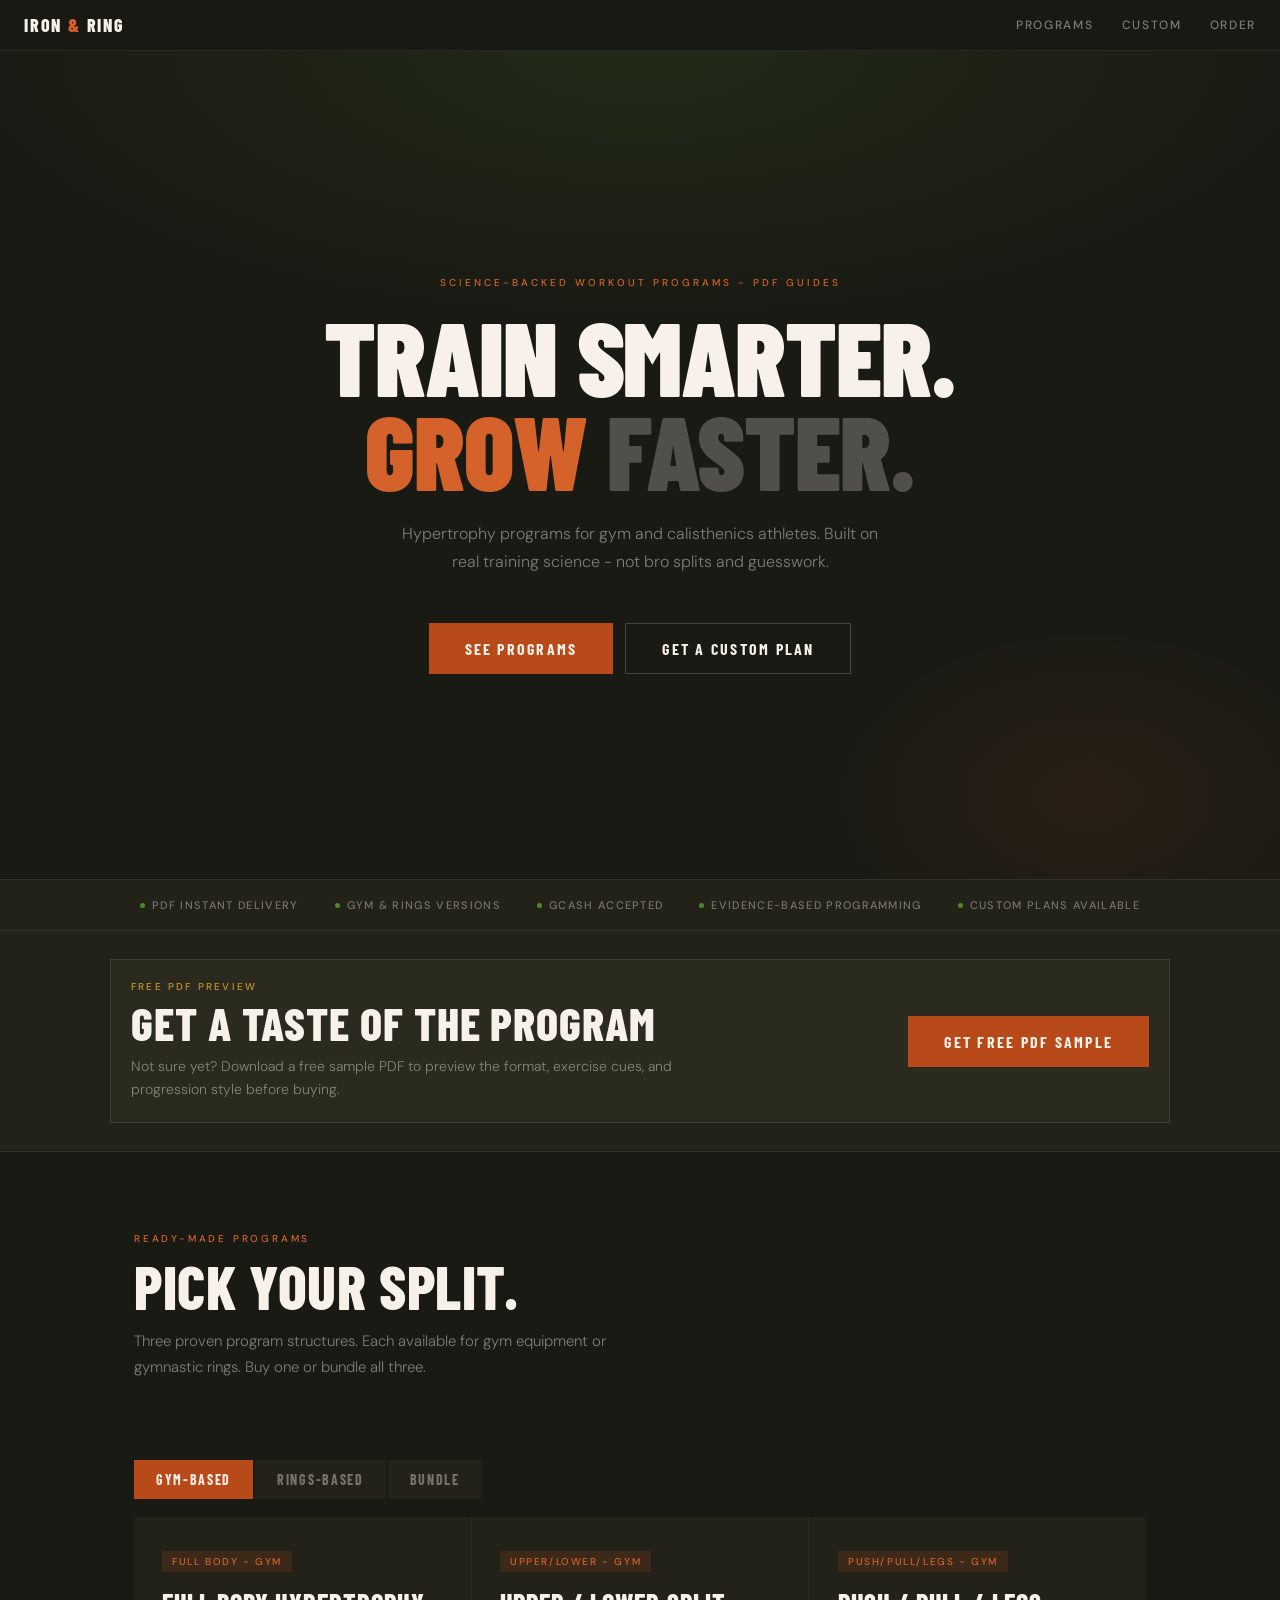
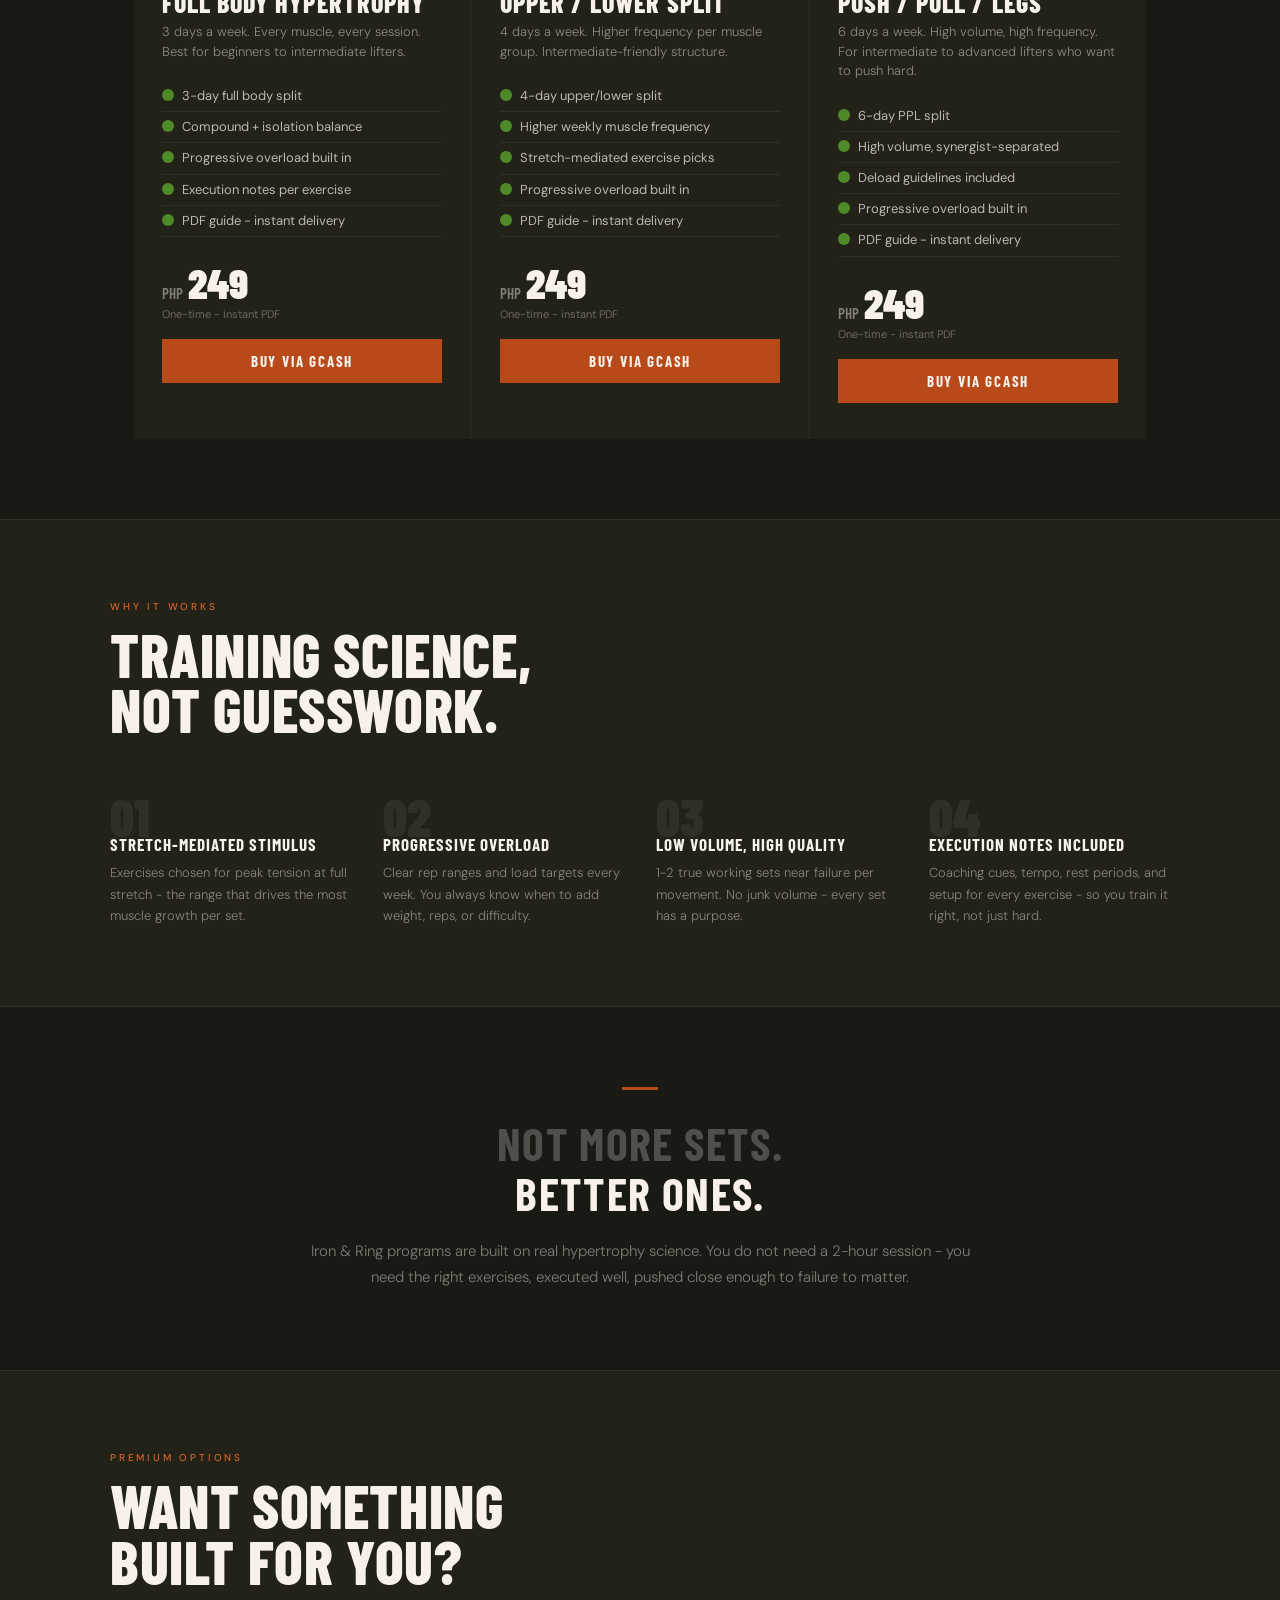
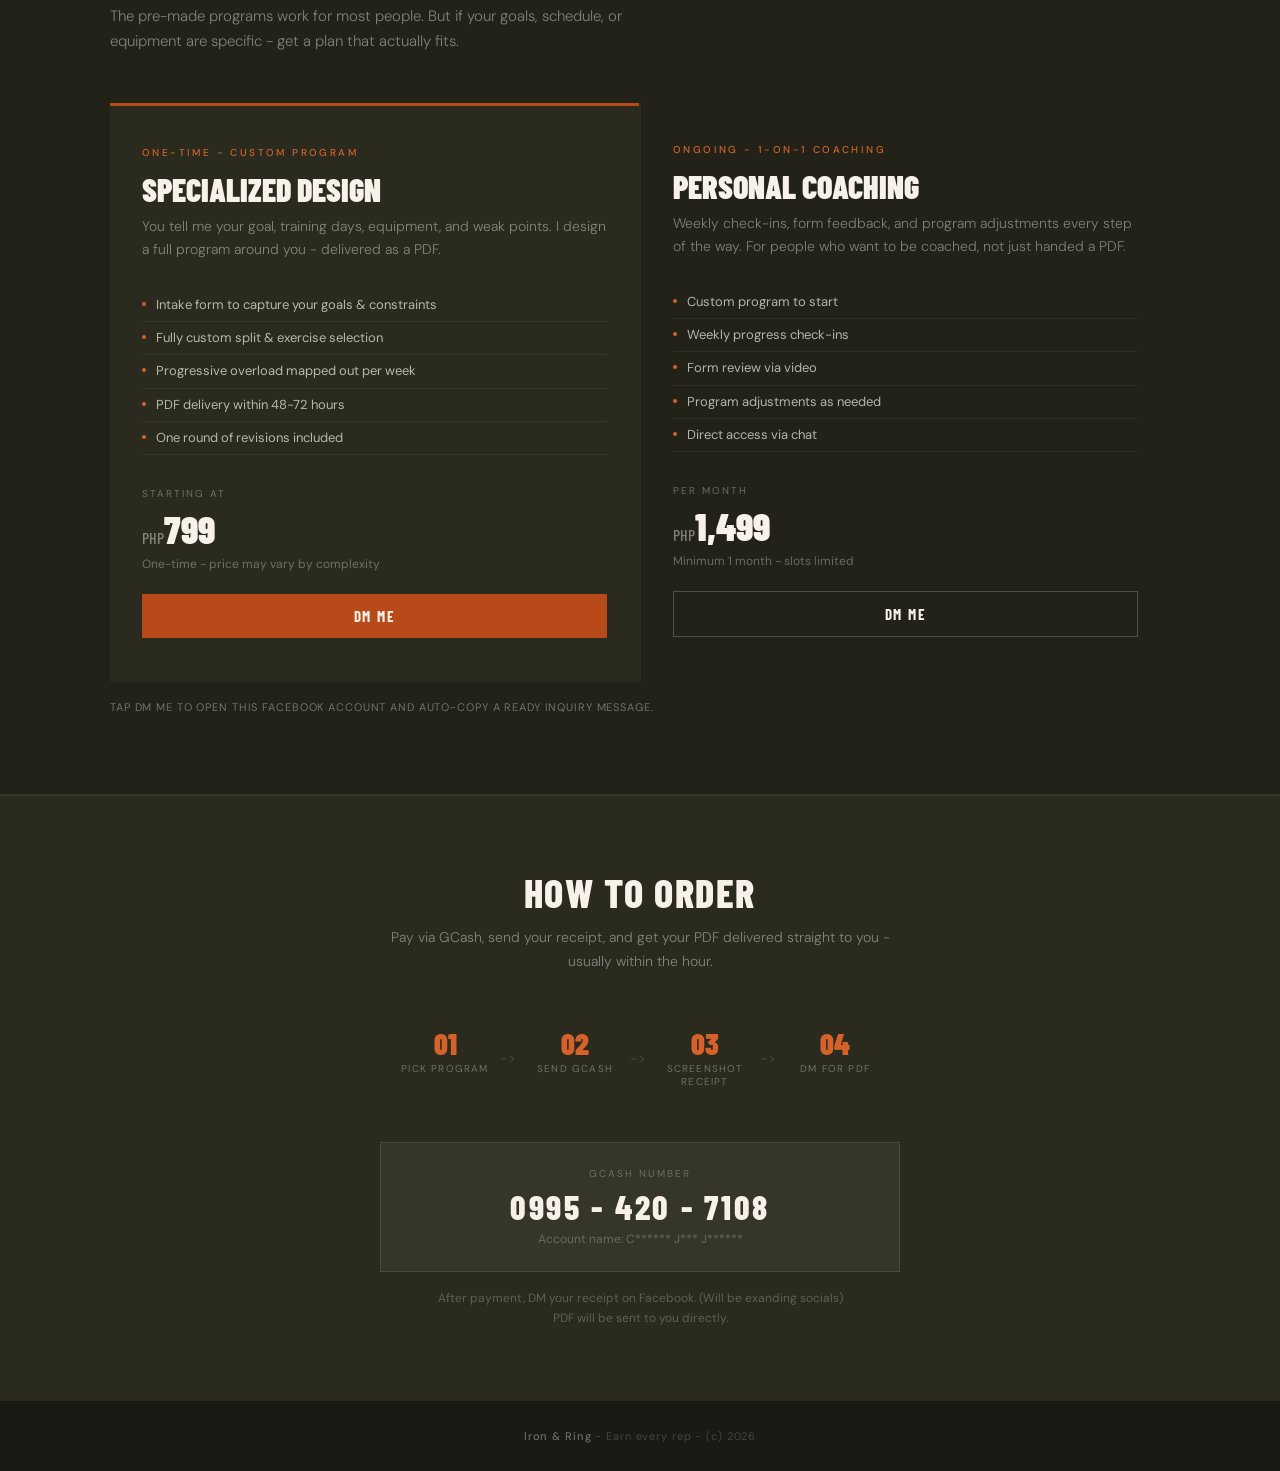
<file: index.html>
<!DOCTYPE html>
<html lang="en">
<head>
<meta charset="UTF-8">
<meta name="viewport" content="width=device-width, initial-scale=1.0">
<title>Iron & Ring - Earn Every Rep</title>
<link href="https://fonts.googleapis.com/css2?family=Barlow+Condensed:wght@400;600;700;800;900&family=DM+Sans:ital,wght@0,300;0,400;0,500;1,300&display=swap" rel="stylesheet">
<link rel="stylesheet" href="assets/css/styles.css">
</head>
<body>

<nav>
  <div class="nav-logo">Iron <span>&</span> Ring</div>
  <div class="nav-links">
    <a href="#programs">Programs</a>
    <a href="#custom">Custom</a>
    <a href="#gcash">Order</a>
  </div>
</nav>

<main>
  <section class="hero">
    <p class="eyebrow">Science-backed workout programs - PDF guides</p>
    <h1 class="hero-headline">
      Train smarter.<br>
      <span class="ac">Grow</span> <span class="dim">faster.</span>
    </h1>
    <p class="hero-sub">
      Hypertrophy programs for gym and calisthenics athletes. Built on real training science - not bro splits and guesswork.
    </p>
    <div class="hero-cta-row">
      <a href="#programs" class="btn-rust">See programs</a>
      <a href="#custom" class="btn-ghost">Get a custom plan</a>
    </div>
  </section>

  <div class="trust-bar">
    <div class="ti"><span class="tdot"></span>PDF instant delivery</div>
    <div class="ti"><span class="tdot"></span>Gym &amp; rings versions</div>
    <div class="ti"><span class="tdot"></span>GCash accepted</div>
    <div class="ti"><span class="tdot"></span>Evidence-based programming</div>
    <div class="ti"><span class="tdot"></span>Custom plans available</div>
  </div>

  <section class="sample-band" id="free-sample">
    <div class="sample-card">
      <div>
        <p class="sample-kicker">Free PDF preview</p>
        <h2 class="sample-title">Get a taste of the program</h2>
        <p class="sample-copy">Not sure yet? Download a free sample PDF to preview the format, exercise cues, and progression style before buying.</p>
      </div>
      <a href="assets/free-program-sample.pdf" class="btn-rust sample-cta" download="Iron-and-Ring-Free-Program-Sample.pdf">Get Free PDF Sample</a>
    </div>
  </section>

  <section class="sec" id="programs">
    <span class="sec-label">Ready-made programs</span>
    <h2 class="sec-title">Pick your split.</h2>
    <p class="sec-body">Three proven program structures. Each available for gym equipment or gymnastic rings. Buy one or bundle all three.</p>
  </section>

  <div class="tabs-shell">
    <div class="tabs">
      <button type="button" class="tab-btn active" data-type="gym">Gym-based</button>
      <button type="button" class="tab-btn" data-type="rings">Rings-based</button>
      <button type="button" class="tab-btn" data-type="bundle">Bundle</button>
    </div>
  </div>

  <div class="programs-shell">
    <div class="prog-grid" id="progGrid">

      <div class="prog-card visible" data-type="gym">
        <span class="badge b-rust">Full Body - Gym</span>
        <p class="prog-name">Full Body Hypertrophy</p>
        <p class="prog-sub">3 days a week. Every muscle, every session. Best for beginners to intermediate lifters.</p>
        <ul class="feat-list">
          <li>3-day full body split</li>
          <li>Compound + isolation balance</li>
          <li>Progressive overload built in</li>
          <li>Execution notes per exercise</li>
          <li>PDF guide - instant delivery</li>
        </ul>
        <div class="price-row"><span class="p-cur">PHP</span><span class="p-amt">249</span></div>
        <p class="p-note">One-time - instant PDF</p>
        <a href="#gcash" class="cta-full cta-rust">Buy via GCash</a>
      </div>

      <div class="prog-card visible" data-type="gym">
        <span class="badge b-rust">Upper/Lower - Gym</span>
        <p class="prog-name">Upper / Lower Split</p>
        <p class="prog-sub">4 days a week. Higher frequency per muscle group. Intermediate-friendly structure.</p>
        <ul class="feat-list">
          <li>4-day upper/lower split</li>
          <li>Higher weekly muscle frequency</li>
          <li>Stretch-mediated exercise picks</li>
          <li>Progressive overload built in</li>
          <li>PDF guide - instant delivery</li>
        </ul>
        <div class="price-row"><span class="p-cur">PHP</span><span class="p-amt">249</span></div>
        <p class="p-note">One-time - instant PDF</p>
        <a href="#gcash" class="cta-full cta-rust">Buy via GCash</a>
      </div>

      <div class="prog-card visible" data-type="gym">
        <span class="badge b-rust">Push/Pull/Legs - Gym</span>
        <p class="prog-name">Push / Pull / Legs</p>
        <p class="prog-sub">6 days a week. High volume, high frequency. For intermediate to advanced lifters who want to push hard.</p>
        <ul class="feat-list">
          <li>6-day PPL split</li>
          <li>High volume, synergist-separated</li>
          <li>Deload guidelines included</li>
          <li>Progressive overload built in</li>
          <li>PDF guide - instant delivery</li>
        </ul>
        <div class="price-row"><span class="p-cur">PHP</span><span class="p-amt">249</span></div>
        <p class="p-note">One-time - instant PDF</p>
        <a href="#gcash" class="cta-full cta-rust">Buy via GCash</a>
      </div>

      <div class="prog-card" data-type="rings">
        <span class="badge b-green">Full Body - Rings</span>
        <p class="prog-name">Full Body Hypertrophy</p>
        <p class="prog-sub">3 days a week on gymnastic rings. Build real strength and size with bodyweight resistance.</p>
        <ul class="feat-list">
          <li>3-day full body rings split</li>
          <li>Instability for deep activation</li>
          <li>Scapular &amp; overhead progressions</li>
          <li>Ring height &amp; setup notes</li>
          <li>PDF guide - instant delivery</li>
        </ul>
        <div class="price-row"><span class="p-cur">PHP</span><span class="p-amt">249</span></div>
        <p class="p-note">One-time - instant PDF</p>
        <a href="#gcash" class="cta-full cta-rust">Buy via GCash</a>
      </div>

      <div class="prog-card" data-type="rings">
        <span class="badge b-green">Upper/Lower - Rings</span>
        <p class="prog-name">Upper / Lower Split</p>
        <p class="prog-sub">4 days a week. Higher frequency per muscle. Rings-adapted upper/lower for serious calisthenics athletes.</p>
        <ul class="feat-list">
          <li>4-day upper/lower rings split</li>
          <li>Higher weekly muscle frequency</li>
          <li>Progression paths for each skill</li>
          <li>Progressive overload built in</li>
          <li>PDF guide - instant delivery</li>
        </ul>
        <div class="price-row"><span class="p-cur">PHP</span><span class="p-amt">249</span></div>
        <p class="p-note">One-time - instant PDF</p>
        <a href="#gcash" class="cta-full cta-rust">Buy via GCash</a>
      </div>

      <div class="prog-card" data-type="rings">
        <span class="badge b-green">Push/Pull/Legs - Rings</span>
        <p class="prog-name">Push / Pull / Legs</p>
        <p class="prog-sub">6 days a week on rings. Max frequency, full range, for dedicated calisthenics practitioners.</p>
        <ul class="feat-list">
          <li>6-day rings PPL split</li>
          <li>High volume, full ROM focus</li>
          <li>Deload &amp; fatigue guidelines</li>
          <li>Progressive overload built in</li>
          <li>PDF guide - instant delivery</li>
        </ul>
        <div class="price-row"><span class="p-cur">PHP</span><span class="p-amt">249</span></div>
        <p class="p-note">One-time - instant PDF</p>
        <a href="#gcash" class="cta-full cta-rust">Buy via GCash</a>
      </div>

      <div class="prog-card featured" data-type="bundle">
        <span class="badge b-gold">Best value - All 6 Programs</span>
        <p class="prog-name">Full Library Bundle</p>
        <p class="prog-sub">All three splits x both gym and rings versions. Every program Iron &amp; Ring makes, yours forever.</p>
        <ul class="feat-list">
          <li>Full Body, Upper/Lower, PPL</li>
          <li>Gym + rings version of each</li>
          <li>6 PDF guides total</li>
          <li>Gym <-> rings swap guide</li>
          <li>All future updates included</li>
        </ul>
        <div class="price-row"><span class="p-cur">PHP</span><span class="p-amt">999</span></div>
        <p class="p-note p-note-strong">Save PHP 495 vs. buying separately</p>
        <a href="#gcash" class="cta-full cta-cream">Get the Full Library</a>
      </div>

    </div>
  </div>

  <section class="band">
    <div class="band-inner">
      <span class="sec-label">Why it works</span>
      <h2 class="sec-title">Training science,<br>not guesswork.</h2>
      <div class="why-grid">
        <div class="why-item">
          <div class="why-num">01</div>
          <p class="why-title">Stretch-mediated stimulus</p>
          <p class="why-desc">Exercises chosen for peak tension at full stretch - the range that drives the most muscle growth per set.</p>
        </div>
        <div class="why-item">
          <div class="why-num">02</div>
          <p class="why-title">Progressive overload</p>
          <p class="why-desc">Clear rep ranges and load targets every week. You always know when to add weight, reps, or difficulty.</p>
        </div>
        <div class="why-item">
          <div class="why-num">03</div>
          <p class="why-title">Low volume, high quality</p>
          <p class="why-desc">1-2 true working sets near failure per movement. No junk volume - every set has a purpose.</p>
        </div>
        <div class="why-item">
          <div class="why-num">04</div>
          <p class="why-title">Execution notes included</p>
          <p class="why-desc">Coaching cues, tempo, rest periods, and setup for every exercise - so you train it right, not just hard.</p>
        </div>
      </div>
    </div>
  </section>

  <section class="pq-wrap">
    <div class="pq-line"></div>
    <p class="pq"><span class="d">Not more sets.</span><br>Better ones.</p>
    <p class="pq-body">Iron &amp; Ring programs are built on real hypertrophy science. You do not need a 2-hour session - you need the right exercises, executed well, pushed close enough to failure to matter.</p>
  </section>

  <section class="band" id="custom">
    <div class="premium-inner">
      <span class="sec-label">Premium options</span>
      <h2 class="sec-title">Want something<br>built for you?</h2>
      <p class="sec-body sec-body-no-margin">The pre-made programs work for most people. But if your goals, schedule, or equipment are specific - get a plan that actually fits.</p>
      <div class="premium-grid">

        <div class="premium-card hl">
          <p class="p-eyebrow">One-time - Custom Program</p>
          <p class="p-name">Specialized Design</p>
          <p class="p-desc">You tell me your goal, training days, equipment, and weak points. I design a full program around you - delivered as a PDF.</p>
          <ul class="p-includes">
            <li>Intake form to capture your goals &amp; constraints</li>
            <li>Fully custom split &amp; exercise selection</li>
            <li>Progressive overload mapped out per week</li>
            <li>PDF delivery within 48-72 hours</li>
            <li>One round of revisions included</li>
          </ul>
          <p class="p-price-label">Starting at</p>
          <p class="p-price"><span class="cur">PHP</span>799</p>
          <p class="p-price-sub">One-time - price may vary by complexity</p>
          <a href="https://www.facebook.com/CharlesZuutYT" class="cta-full cta-rust dm-link" data-template="specialized-design" target="_blank" rel="noopener noreferrer">DM me</a>
        </div>

        <div class="premium-card">
          <p class="p-eyebrow">Ongoing - 1-on-1 Coaching</p>
          <p class="p-name">Personal Coaching</p>
          <p class="p-desc">Weekly check-ins, form feedback, and program adjustments every step of the way. For people who want to be coached, not just handed a PDF.</p>
          <ul class="p-includes">
            <li>Custom program to start</li>
            <li>Weekly progress check-ins</li>
            <li>Form review via video</li>
            <li>Program adjustments as needed</li>
            <li>Direct access via chat</li>
          </ul>
          <p class="p-price-label">Per month</p>
          <p class="p-price"><span class="cur">PHP</span>1,499</p>
          <p class="p-price-sub">Minimum 1 month - slots limited</p>
          <a href="https://www.facebook.com/CharlesZuutYT" class="cta-full cta-outline dm-link" data-template="personal-coaching" target="_blank" rel="noopener noreferrer">DM me</a>
        </div>

      </div>
      <p class="dm-note">Tap DM me to open this Facebook account and auto-copy a ready inquiry message.</p>
    </div>
  </section>

  <section class="gcash-sec" id="gcash">
    <div class="gcash-inner">
      <h2 class="gcash-title">How to order</h2>
      <p class="gcash-body">Pay via GCash, send your receipt, and get your PDF delivered straight to you - usually within the hour.</p>
      <div class="steps-row">
        <div class="step"><p class="s-num">01</p><p class="s-lbl">Pick program</p></div>
        <div class="step"><p class="s-num">02</p><p class="s-lbl">Send GCash</p></div>
        <div class="step"><p class="s-num">03</p><p class="s-lbl">Screenshot receipt</p></div>
        <div class="step"><p class="s-num">04</p><p class="s-lbl">DM for PDF</p></div>
      </div>
      <div class="gcash-box">
        <p class="gcash-label">GCash number</p>
        <p class="gcash-num">0995 - 420 - 7108</p>
        <p class="gcash-name">Account name: C****** J*** J******</p>
      </div>
      <p class="gcash-fine">After payment, DM your receipt on Facebook. (Will be exanding socials)<br>PDF will be sent to you directly.</p>
    </div>
  </section>
</main>

<footer>
  <p><strong>Iron &amp; Ring</strong> - Earn every rep - (c) 2026</p>
</footer>

<div id="dmToast" class="dm-toast" aria-live="polite"></div>

<script src="assets/js/main.js" defer></script>
</body>
</html>
</file>
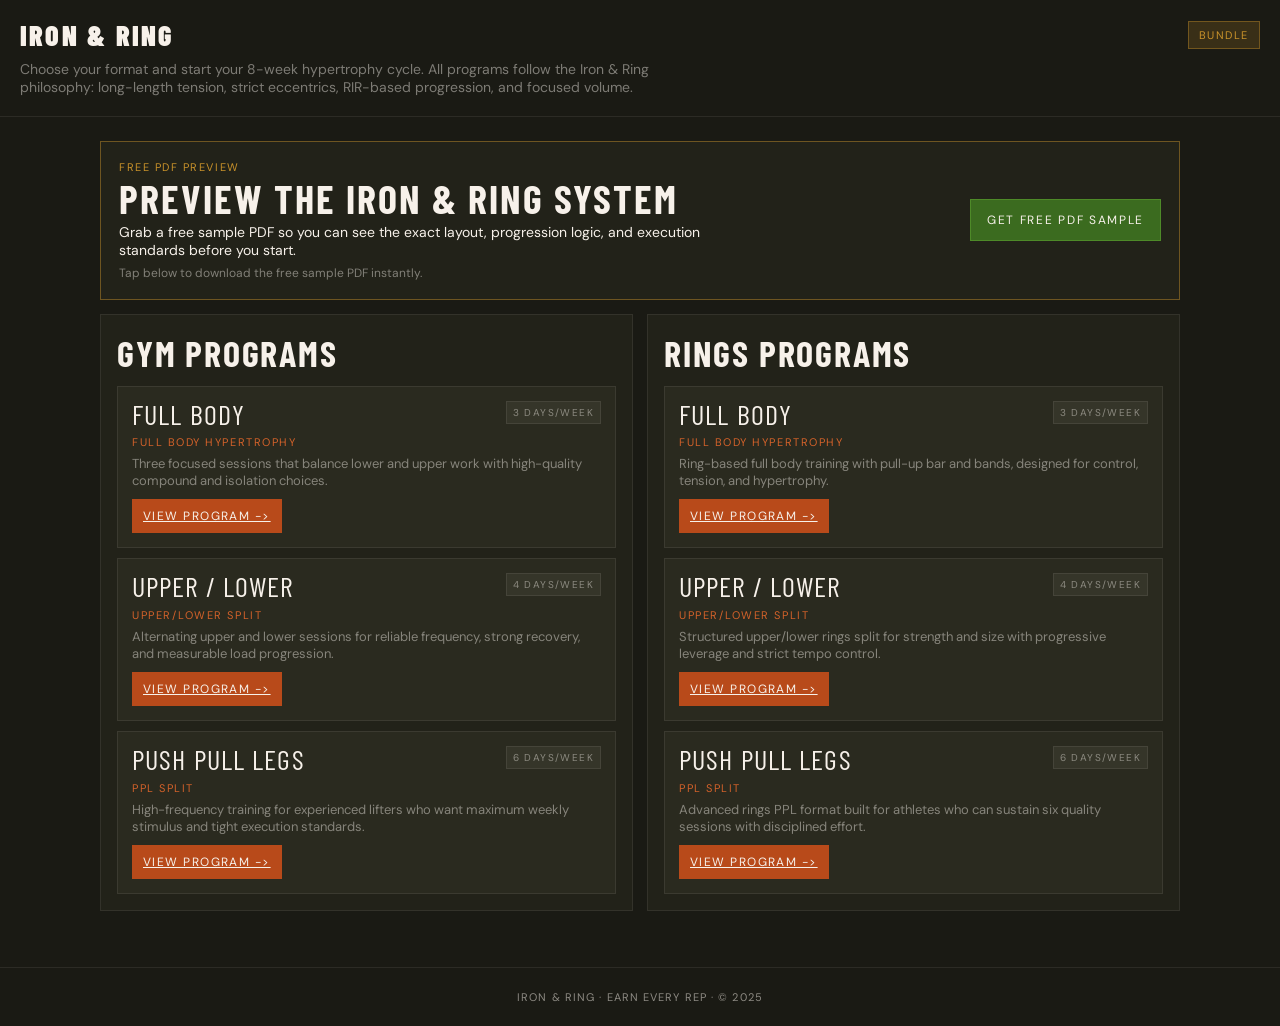
<file: bundle-index.html>
<!DOCTYPE html>
<html lang="en">
<head>
<meta charset="UTF-8">
<meta name="viewport" content="width=device-width, initial-scale=1.0">
<title>Iron & Ring | Bundle Index</title>
<link rel="preconnect" href="https://fonts.googleapis.com">
<link rel="preconnect" href="https://fonts.gstatic.com" crossorigin>
<link href="https://fonts.googleapis.com/css2?family=Barlow+Condensed:wght@700;800;900&family=DM+Sans:wght@300;400;500&display=swap" rel="stylesheet">
<style>
*{box-sizing:border-box;margin:0;padding:0;}
:root{--dark:#1A1A14;--dark-2:#222219;--dark-3:#2A2A1F;--green:#2D5016;--green-mid:#3B6B1F;--green-light:#4E8A28;--rust:#B84A1A;--rust-light:#D4622A;--cream:#F7F1EA;--muted:rgba(247,241,234,0.45);--gold:#C9922A;--border:rgba(247,241,234,0.08);} 
body{background:var(--dark);color:var(--cream);font-family:'DM Sans',sans-serif;}
header{border-bottom:1px solid var(--border);padding:18px 20px 20px;}
.brand{font-family:'Barlow Condensed',sans-serif;font-size:28px;font-weight:900;letter-spacing:0.08em;text-transform:uppercase;}
.head-row{display:flex;align-items:center;justify-content:space-between;gap:10px;margin-bottom:8px;}
.bundle-badge{font-size:11px;letter-spacing:0.14em;text-transform:uppercase;background:rgba(201,146,42,0.18);border:1px solid rgba(201,146,42,0.4);color:var(--gold);padding:6px 10px;}
.subtitle{font-size:14px;color:var(--muted);max-width:70ch;}
main{max-width:1120px;margin:0 auto;padding:24px 20px 56px;}
.columns{display:grid;grid-template-columns:1fr 1fr;gap:14px;}
.col{background:var(--dark-2);border:1px solid var(--border);padding:16px;}
.col h2{font-family:'Barlow Condensed',sans-serif;font-size:36px;letter-spacing:0.05em;text-transform:uppercase;margin-bottom:12px;}
.program-list{display:grid;gap:10px;}
.card{background:var(--dark-3);border:1px solid var(--border);padding:14px;}
.card-top{display:flex;justify-content:space-between;align-items:flex-start;gap:8px;margin-bottom:8px;}
.name{font-family:'Barlow Condensed',sans-serif;font-size:28px;line-height:0.95;letter-spacing:0.04em;text-transform:uppercase;}
.days{font-size:10px;letter-spacing:0.14em;text-transform:uppercase;color:var(--muted);background:rgba(247,241,234,0.05);border:1px solid var(--border);padding:4px 6px;white-space:nowrap;}
.split{font-size:11px;letter-spacing:0.14em;text-transform:uppercase;color:var(--rust-light);margin-bottom:6px;}
.desc{font-size:13px;color:var(--muted);margin-bottom:10px;}
.link{font-size:12px;letter-spacing:0.12em;text-transform:uppercase;color:var(--cream);display:inline-block;padding:8px 10px;background:var(--rust);border:1px solid var(--rust);}
.link:hover{background:var(--rust-light);border-color:var(--rust-light);}
.sample-offer{display:grid;grid-template-columns:1.4fr auto;gap:16px;align-items:center;background:var(--dark-2);border:1px solid rgba(201,146,42,0.45);padding:18px;margin-bottom:14px;}
.sample-text{display:grid;gap:6px;}
.sample-kicker{font-size:11px;letter-spacing:0.14em;text-transform:uppercase;color:var(--gold);}
.sample-title{font-family:'Barlow Condensed',sans-serif;font-size:40px;line-height:0.92;letter-spacing:0.05em;text-transform:uppercase;}
.sample-copy{font-size:14px;color:var(--cream);max-width:64ch;}
.sample-note{font-size:12px;color:var(--muted);}
.sample-cta{font-size:12px;letter-spacing:0.14em;text-transform:uppercase;color:var(--cream);display:inline-flex;justify-content:center;align-items:center;padding:12px 16px;background:var(--green-mid);border:1px solid var(--green-light);text-decoration:none;white-space:nowrap;}
.sample-cta:hover{background:var(--green-light);}
footer{border-top:1px solid var(--border);padding:22px 20px;text-align:center;font-size:11px;letter-spacing:0.1em;text-transform:uppercase;color:rgba(247,241,234,0.52);} 
@media (max-width:780px){
  .columns{grid-template-columns:1fr;}
  .sample-offer{grid-template-columns:1fr;padding:16px;}
  .sample-title{font-size:30px;}
  .sample-cta{width:100%;}
}
</style>
</head>
<body>
<header>
  <div class="head-row">
    <div class="brand">Iron & Ring</div>
    <div class="bundle-badge">Bundle</div>
  </div>
  <p class="subtitle">Choose your format and start your 8-week hypertrophy cycle. All programs follow the Iron & Ring philosophy: long-length tension, strict eccentrics, RIR-based progression, and focused volume.</p>
</header>

<main>
  <section class="sample-offer">
    <div class="sample-text">
      <p class="sample-kicker">Free PDF Preview</p>
      <h2 class="sample-title">Preview the Iron & Ring System</h2>
      <p class="sample-copy">Grab a free sample PDF so you can see the exact layout, progression logic, and execution standards before you start.</p>
      <p class="sample-note">Tap below to download the free sample PDF instantly.</p>
    </div>
    <a class="sample-cta" href="assets/free-program-sample.pdf" download="Iron-and-Ring-Free-Program-Sample.pdf">Get Free PDF Sample</a>
  </section>

  <section class="columns">
    <div class="col">
      <h2>Gym Programs</h2>
      <div class="program-list">
        <article class="card">
          <div class="card-top"><div class="name">Full Body</div><div class="days">3 days/week</div></div>
          <div class="split">Full Body Hypertrophy</div>
          <p class="desc">Three focused sessions that balance lower and upper work with high-quality compound and isolation choices.</p>
          <a class="link" href="fullbody-gym.html">View Program -></a>
        </article>
        <article class="card">
          <div class="card-top"><div class="name">Upper / Lower</div><div class="days">4 days/week</div></div>
          <div class="split">Upper/Lower Split</div>
          <p class="desc">Alternating upper and lower sessions for reliable frequency, strong recovery, and measurable load progression.</p>
          <a class="link" href="upperlower-gym.html">View Program -></a>
        </article>
        <article class="card">
          <div class="card-top"><div class="name">Push Pull Legs</div><div class="days">6 days/week</div></div>
          <div class="split">PPL Split</div>
          <p class="desc">High-frequency training for experienced lifters who want maximum weekly stimulus and tight execution standards.</p>
          <a class="link" href="ppl-gym.html">View Program -></a>
        </article>
      </div>
    </div>

    <div class="col">
      <h2>Rings Programs</h2>
      <div class="program-list">
        <article class="card">
          <div class="card-top"><div class="name">Full Body</div><div class="days">3 days/week</div></div>
          <div class="split">Full Body Hypertrophy</div>
          <p class="desc">Ring-based full body training with pull-up bar and bands, designed for control, tension, and hypertrophy.</p>
          <a class="link" href="fullbody-rings.html">View Program -></a>
        </article>
        <article class="card">
          <div class="card-top"><div class="name">Upper / Lower</div><div class="days">4 days/week</div></div>
          <div class="split">Upper/Lower Split</div>
          <p class="desc">Structured upper/lower rings split for strength and size with progressive leverage and strict tempo control.</p>
          <a class="link" href="upperlower-rings.html">View Program -></a>
        </article>
        <article class="card">
          <div class="card-top"><div class="name">Push Pull Legs</div><div class="days">6 days/week</div></div>
          <div class="split">PPL Split</div>
          <p class="desc">Advanced rings PPL format built for athletes who can sustain six quality sessions with disciplined effort.</p>
          <a class="link" href="ppl-rings.html">View Program -></a>
        </article>
      </div>
    </div>
  </section>
</main>

<footer>Iron & Ring &middot; Earn every rep &middot; &copy; 2025</footer>
</body>
</html>
</file>
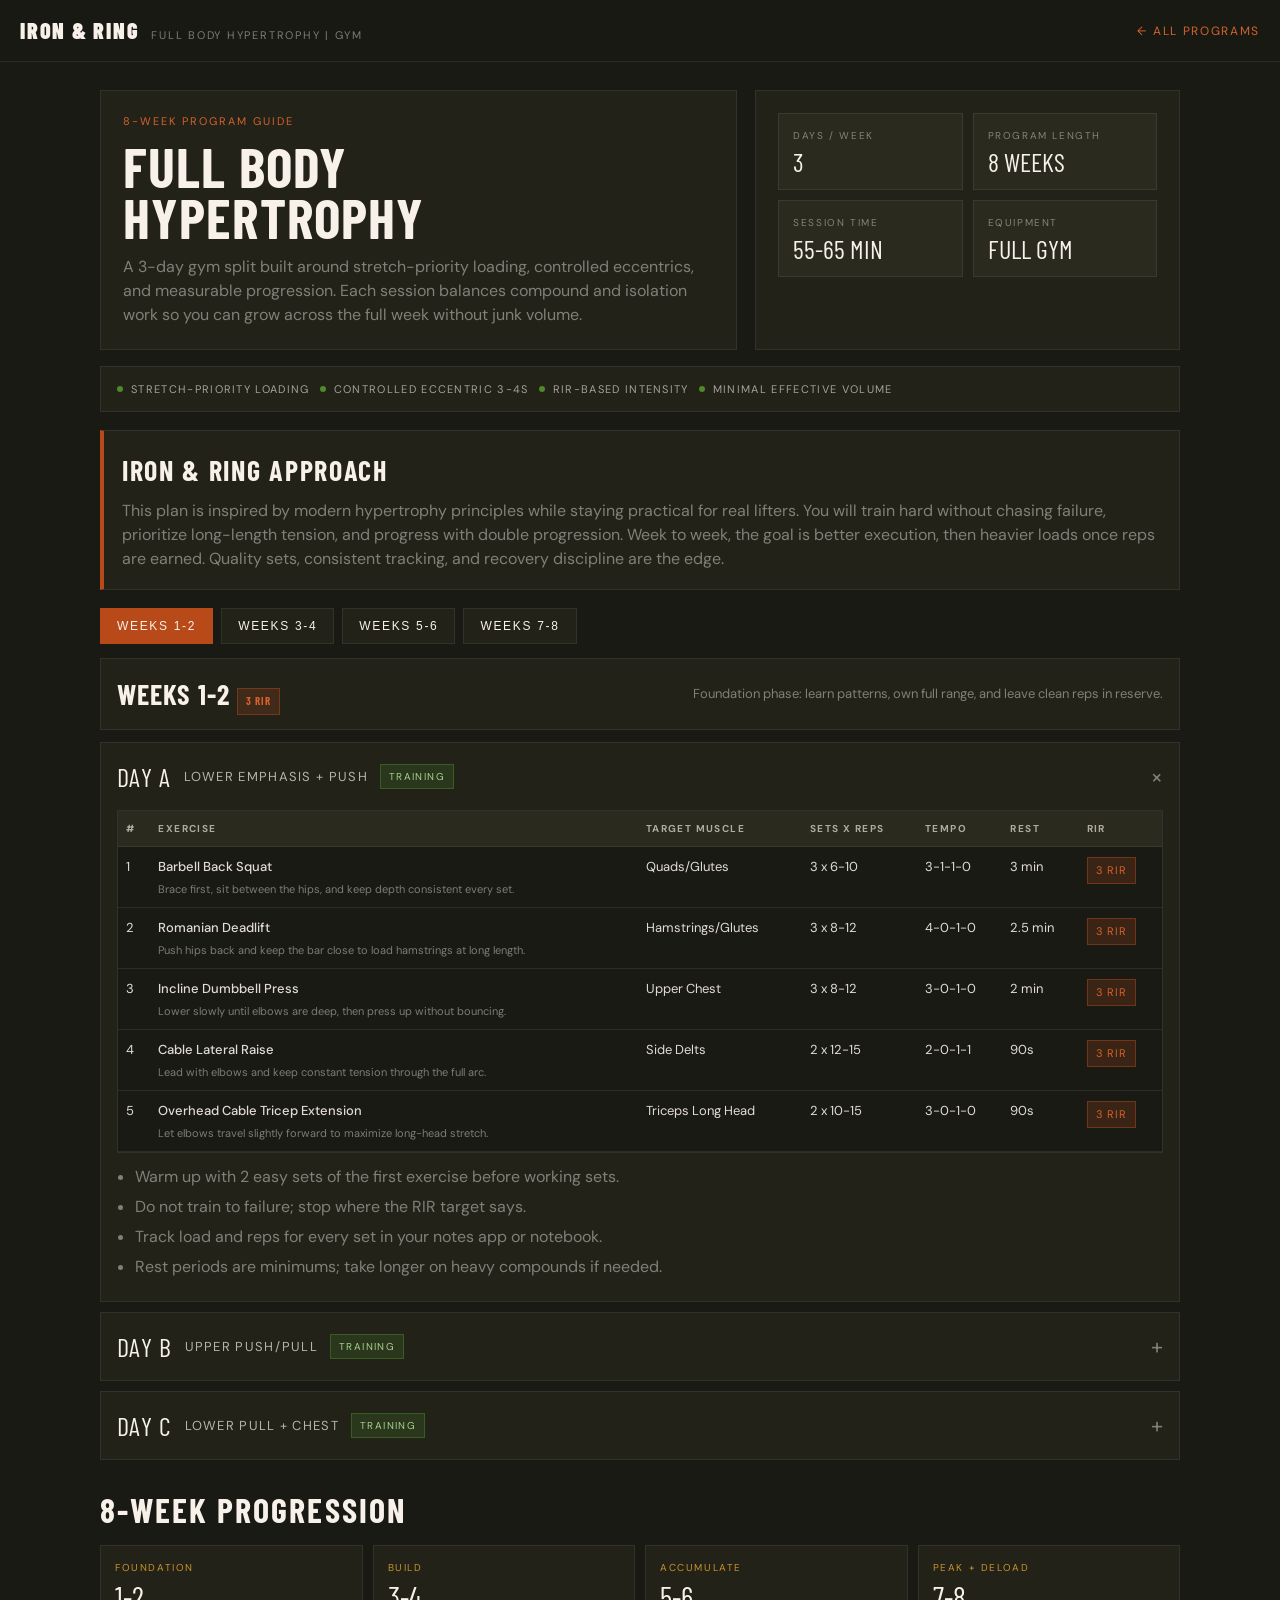
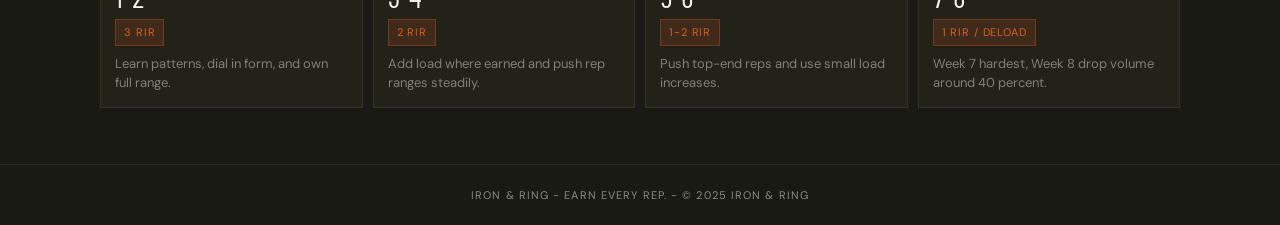
<file: fullbody-gym.html>
<!DOCTYPE html>
<html lang="en">
<head>
<meta charset="UTF-8">
<meta name="viewport" content="width=device-width, initial-scale=1.0">
<title>Iron & Ring | Full Body Hypertrophy (Gym)</title>
<link rel="preconnect" href="https://fonts.googleapis.com">
<link rel="preconnect" href="https://fonts.gstatic.com" crossorigin>
<link href="https://fonts.googleapis.com/css2?family=Barlow+Condensed:wght@700;800;900&family=DM+Sans:wght@300;400;500&display=swap" rel="stylesheet">
<style>
*{box-sizing:border-box;margin:0;padding:0;}
:root{
  --dark:#1A1A14;
  --dark-2:#222219;
  --dark-3:#2A2A1F;
  --green:#2D5016;
  --green-mid:#3B6B1F;
  --green-light:#4E8A28;
  --rust:#B84A1A;
  --rust-light:#D4622A;
  --cream:#F7F1EA;
  --muted:rgba(247,241,234,0.45);
  --gold:#C9922A;
  --border:rgba(247,241,234,0.08);
}
body{background:var(--dark);color:var(--cream);font-family:'DM Sans',sans-serif;line-height:1.5;}
a{text-decoration:none;color:inherit;}
nav{position:sticky;top:0;z-index:50;background:rgba(26,26,20,0.95);border-bottom:1px solid var(--border);display:flex;justify-content:space-between;align-items:center;padding:14px 20px;}
.nav-left{display:flex;align-items:baseline;gap:12px;}
.brand{font-family:'Barlow Condensed',sans-serif;font-weight:900;font-size:22px;letter-spacing:0.08em;text-transform:uppercase;}
.program-tag{font-size:11px;letter-spacing:0.16em;text-transform:uppercase;color:var(--muted);}
.back-link{font-size:12px;letter-spacing:0.14em;text-transform:uppercase;color:var(--rust-light);}
main{max-width:1120px;margin:0 auto;padding:28px 20px 56px;}
.prog-hero{display:grid;grid-template-columns:1.2fr 0.8fr;gap:18px;margin-bottom:16px;}
.hero-copy,.hero-stats{background:var(--dark-2);border:1px solid var(--border);padding:22px;}
.kicker{font-size:11px;letter-spacing:0.18em;text-transform:uppercase;color:var(--rust-light);margin-bottom:10px;}
h1{font-family:'Barlow Condensed',sans-serif;font-size:56px;line-height:0.92;text-transform:uppercase;letter-spacing:0.02em;margin-bottom:12px;}
.hero-copy p{color:var(--muted);max-width:64ch;}
.stats-grid{display:grid;grid-template-columns:repeat(2,minmax(0,1fr));gap:10px;}
.stat{background:var(--dark-3);border:1px solid var(--border);padding:14px;}
.stat-label{font-size:10px;letter-spacing:0.16em;text-transform:uppercase;color:var(--muted);margin-bottom:6px;}
.stat-value{font-family:'Barlow Condensed',sans-serif;font-size:26px;line-height:1;text-transform:uppercase;}
.principles{display:flex;flex-wrap:wrap;gap:10px;margin:14px 0 18px;padding:14px 16px;background:var(--dark-2);border:1px solid var(--border);}
.pr-item{display:flex;align-items:center;gap:8px;font-size:11px;letter-spacing:0.12em;text-transform:uppercase;color:rgba(247,241,234,0.62);}
.p-dot{width:6px;height:6px;border-radius:50%;background:var(--green-light);}
.philosophy{background:var(--dark-2);border:1px solid var(--border);border-left:4px solid var(--rust);padding:18px;margin-bottom:18px;}
.philosophy h2{font-family:'Barlow Condensed',sans-serif;font-size:28px;letter-spacing:0.06em;text-transform:uppercase;margin-bottom:8px;}
.philosophy p{color:var(--muted);}
.week-nav{display:flex;flex-wrap:wrap;gap:8px;margin-bottom:14px;}
.week-tab{border:1px solid var(--border);background:var(--dark-2);color:var(--cream);padding:10px 16px;font-size:12px;letter-spacing:0.14em;text-transform:uppercase;cursor:pointer;}
.week-tab.active{background:var(--rust);border-color:var(--rust);}
.week-block{display:none;}
.week-block.active{display:block;}
.week-intro{display:flex;flex-wrap:wrap;align-items:center;justify-content:space-between;gap:10px;background:var(--dark-2);border:1px solid var(--border);padding:14px 16px;margin-bottom:12px;}
.week-intro h3{font-family:'Barlow Condensed',sans-serif;font-size:28px;letter-spacing:0.04em;text-transform:uppercase;}
.week-intro p{font-size:13px;color:var(--muted);}
.rir-badge{display:inline-block;background:rgba(184,74,26,0.2);color:var(--rust-light);border:1px solid rgba(184,74,26,0.45);font-size:11px;letter-spacing:0.08em;text-transform:uppercase;padding:4px 8px;}
.day-card{border:1px solid var(--border);background:var(--dark-2);margin-bottom:10px;}
.day-header{display:flex;justify-content:space-between;align-items:center;gap:10px;padding:14px 16px;cursor:pointer;}
.day-left{display:flex;align-items:center;gap:12px;flex-wrap:wrap;}
.day-id{font-family:'Barlow Condensed',sans-serif;font-size:26px;letter-spacing:0.05em;text-transform:uppercase;}
.day-name{font-size:13px;letter-spacing:0.1em;text-transform:uppercase;color:rgba(247,241,234,0.7);}
.day-badge{font-size:10px;letter-spacing:0.14em;text-transform:uppercase;background:rgba(78,138,40,0.2);color:#a8d08f;border:1px solid rgba(78,138,40,0.45);padding:4px 8px;}
.day-toggle{font-size:22px;line-height:1;transition:transform 0.2s ease;color:var(--muted);}
.day-toggle.open{transform:rotate(45deg);}
.day-body{max-height:0;overflow:hidden;padding:0 16px;transition:max-height 0.28s ease,padding 0.28s ease;}
.day-body.open{max-height:2200px;padding:0 16px 16px;}
.table-wrap{overflow-x:auto;border:1px solid var(--border);}
table{width:100%;border-collapse:collapse;min-width:760px;background:var(--dark);}
th,td{border-bottom:1px solid var(--border);padding:10px 8px;text-align:left;vertical-align:top;}
th{font-size:10px;letter-spacing:0.14em;text-transform:uppercase;color:rgba(247,241,234,0.65);background:var(--dark-3);}
td{font-size:13px;color:rgba(247,241,234,0.9);}
.exercise-name{font-weight:500;}
.cue{font-size:11px;color:var(--muted);margin-top:4px;}
.note-list{margin:12px 0 0 18px;color:var(--muted);}
.note-list li{margin-bottom:6px;}
.same-callout{margin-top:10px;background:rgba(201,146,42,0.12);border:1px solid rgba(201,146,42,0.4);color:#e4c27b;padding:10px 12px;font-size:12px;letter-spacing:0.04em;text-transform:uppercase;}
.progression{margin-top:24px;}
.progression h2{font-family:'Barlow Condensed',sans-serif;font-size:34px;letter-spacing:0.06em;text-transform:uppercase;margin-bottom:10px;}
.progress-grid{display:grid;grid-template-columns:repeat(4,minmax(0,1fr));gap:10px;}
.phase-card{background:var(--dark-2);border:1px solid var(--border);padding:14px;}
.phase{font-size:10px;letter-spacing:0.16em;text-transform:uppercase;color:var(--gold);margin-bottom:6px;}
.phase-weeks{font-family:'Barlow Condensed',sans-serif;font-size:30px;line-height:1;margin-bottom:8px;}
.phase-rir{margin-bottom:8px;}
.phase-card p{font-size:13px;color:var(--muted);}
footer{border-top:1px solid var(--border);padding:22px 20px;text-align:center;font-size:11px;letter-spacing:0.1em;text-transform:uppercase;color:rgba(247,241,234,0.52);}
@media (max-width:900px){
  .prog-hero{grid-template-columns:1fr;}
}
@media (max-width:640px){
  main{padding:20px 14px 48px;}
  nav{padding:12px 14px;}
  h1{font-size:44px;}
  .stats-grid{grid-template-columns:repeat(2,minmax(0,1fr));}
  .principles{flex-direction:column;align-items:flex-start;}
  table th:nth-child(5),table td:nth-child(5),table th:nth-child(6),table td:nth-child(6){display:none;}
  .progress-grid{grid-template-columns:1fr 1fr;}
}
</style>
</head>
<body>
<nav>
  <div class="nav-left">
    <div class="brand">Iron & Ring</div>
    <div class="program-tag">Full Body Hypertrophy | Gym</div>
  </div>
  <a class="back-link" href="bundle-index.html">&larr; All Programs</a>
</nav>

<main>
  <section class="prog-hero">
    <div class="hero-copy">
      <div class="kicker">8-Week Program Guide</div>
      <h1>Full Body<br>Hypertrophy</h1>
      <p>
        A 3-day gym split built around stretch-priority loading, controlled eccentrics, and measurable progression.
        Each session balances compound and isolation work so you can grow across the full week without junk volume.
      </p>
    </div>
    <div class="hero-stats">
      <div class="stats-grid">
        <div class="stat"><div class="stat-label">Days / Week</div><div class="stat-value">3</div></div>
        <div class="stat"><div class="stat-label">Program Length</div><div class="stat-value">8 Weeks</div></div>
        <div class="stat"><div class="stat-label">Session Time</div><div class="stat-value">55-65 Min</div></div>
        <div class="stat"><div class="stat-label">Equipment</div><div class="stat-value">Full Gym</div></div>
      </div>
    </div>
  </section>

  <section class="principles">
    <div class="pr-item"><span class="p-dot"></span>Stretch-Priority Loading</div>
    <div class="pr-item"><span class="p-dot"></span>Controlled Eccentric 3-4s</div>
    <div class="pr-item"><span class="p-dot"></span>RIR-Based Intensity</div>
    <div class="pr-item"><span class="p-dot"></span>Minimal Effective Volume</div>
  </section>

  <section class="philosophy">
    <h2>Iron & Ring Approach</h2>
    <p>
      This plan is inspired by modern hypertrophy principles while staying practical for real lifters.
      You will train hard without chasing failure, prioritize long-length tension, and progress with double progression.
      Week to week, the goal is better execution, then heavier loads once reps are earned.
      Quality sets, consistent tracking, and recovery discipline are the edge.
    </p>
  </section>

  <section class="week-nav">
    <button class="week-tab active" onclick="showWeek(1,this)">Weeks 1-2</button>
    <button class="week-tab" onclick="showWeek(2,this)">Weeks 3-4</button>
    <button class="week-tab" onclick="showWeek(3,this)">Weeks 5-6</button>
    <button class="week-tab" onclick="showWeek(4,this)">Weeks 7-8</button>
  </section>

  <section class="prog-content">
    <div id="week-1" class="week-block active">
      <div class="week-intro">
        <h3>Weeks 1-2 <span class="rir-badge">3 RIR</span></h3>
        <p>Foundation phase: learn patterns, own full range, and leave clean reps in reserve.</p>
      </div>

      <article class="day-card">
        <div class="day-header" onclick="toggleDay(this)">
          <div class="day-left">
            <div class="day-id">Day A</div>
            <div class="day-name">Lower Emphasis + Push</div>
            <div class="day-badge">Training</div>
          </div>
          <div class="day-toggle">+</div>
        </div>
        <div class="day-body">
          <div class="table-wrap">
            <table>
              <thead>
                <tr><th>#</th><th>Exercise</th><th>Target Muscle</th><th>Sets x Reps</th><th>Tempo</th><th>Rest</th><th>RIR</th></tr>
              </thead>
              <tbody>
                <tr>
                  <td>1</td>
                  <td><div class="exercise-name">Barbell Back Squat</div><div class="cue">Brace first, sit between the hips, and keep depth consistent every set.</div></td>
                  <td>Quads/Glutes</td><td>3 x 6-10</td><td>3-1-1-0</td><td>3 min</td><td><span class="rir-badge">3 RIR</span></td>
                </tr>
                <tr>
                  <td>2</td>
                  <td><div class="exercise-name">Romanian Deadlift</div><div class="cue">Push hips back and keep the bar close to load hamstrings at long length.</div></td>
                  <td>Hamstrings/Glutes</td><td>3 x 8-12</td><td>4-0-1-0</td><td>2.5 min</td><td><span class="rir-badge">3 RIR</span></td>
                </tr>
                <tr>
                  <td>3</td>
                  <td><div class="exercise-name">Incline Dumbbell Press</div><div class="cue">Lower slowly until elbows are deep, then press up without bouncing.</div></td>
                  <td>Upper Chest</td><td>3 x 8-12</td><td>3-0-1-0</td><td>2 min</td><td><span class="rir-badge">3 RIR</span></td>
                </tr>
                <tr>
                  <td>4</td>
                  <td><div class="exercise-name">Cable Lateral Raise</div><div class="cue">Lead with elbows and keep constant tension through the full arc.</div></td>
                  <td>Side Delts</td><td>2 x 12-15</td><td>2-0-1-1</td><td>90s</td><td><span class="rir-badge">3 RIR</span></td>
                </tr>
                <tr>
                  <td>5</td>
                  <td><div class="exercise-name">Overhead Cable Tricep Extension</div><div class="cue">Let elbows travel slightly forward to maximize long-head stretch.</div></td>
                  <td>Triceps Long Head</td><td>2 x 10-15</td><td>3-0-1-0</td><td>90s</td><td><span class="rir-badge">3 RIR</span></td>
                </tr>
              </tbody>
            </table>
          </div>
          <ul class="note-list">
            <li>Warm up with 2 easy sets of the first exercise before working sets.</li>
            <li>Do not train to failure; stop where the RIR target says.</li>
            <li>Track load and reps for every set in your notes app or notebook.</li>
            <li>Rest periods are minimums; take longer on heavy compounds if needed.</li>
          </ul>
        </div>
      </article>

      <article class="day-card">
        <div class="day-header" onclick="toggleDay(this)">
          <div class="day-left">
            <div class="day-id">Day B</div>
            <div class="day-name">Upper Push/Pull</div>
            <div class="day-badge">Training</div>
          </div>
          <div class="day-toggle">+</div>
        </div>
        <div class="day-body">
          <div class="table-wrap">
            <table>
              <thead>
                <tr><th>#</th><th>Exercise</th><th>Target Muscle</th><th>Sets x Reps</th><th>Tempo</th><th>Rest</th><th>RIR</th></tr>
              </thead>
              <tbody>
                <tr><td>1</td><td><div class="exercise-name">Barbell Row (Overhand)</div><div class="cue">Initiate with lats and upper back, not hip heave.</div></td><td>Upper Back/Lats</td><td>3 x 6-10</td><td>3-1-1-0</td><td>3 min</td><td><span class="rir-badge">3 RIR</span></td></tr>
                <tr><td>2</td><td><div class="exercise-name">Incline Dumbbell Curl</div><div class="cue">Keep shoulders pinned back and own the stretched bottom position.</div></td><td>Biceps Long Head</td><td>3 x 10-15</td><td>3-0-1-1</td><td>2 min</td><td><span class="rir-badge">3 RIR</span></td></tr>
                <tr><td>3</td><td><div class="exercise-name">Seated Dumbbell Overhead Press</div><div class="cue">Lower under control and press in a smooth vertical line.</div></td><td>Shoulders</td><td>3 x 8-12</td><td>3-0-1-0</td><td>2 min</td><td><span class="rir-badge">3 RIR</span></td></tr>
                <tr><td>4</td><td><div class="exercise-name">Cable Face Pull</div><div class="cue">Pull to eye level and rotate thumbs behind ears at finish.</div></td><td>Rear Delt/Rotator Cuff</td><td>2 x 15-20</td><td>2-1-1-0</td><td>90s</td><td><span class="rir-badge">3 RIR</span></td></tr>
                <tr><td>5</td><td><div class="exercise-name">Chest-Supported Dumbbell Row</div><div class="cue">Pause briefly at the top to lock in scapular retraction.</div></td><td>Mid Back</td><td>2 x 10-15</td><td>3-1-1-0</td><td>90s</td><td><span class="rir-badge">3 RIR</span></td></tr>
              </tbody>
            </table>
          </div>
          <ul class="note-list">
            <li>Keep eccentrics strict even when load rises.</li>
            <li>Avoid momentum on curls and face pulls.</li>
            <li>Add load only after all sets reach the top rep target.</li>
          </ul>
        </div>
      </article>

      <article class="day-card">
        <div class="day-header" onclick="toggleDay(this)">
          <div class="day-left">
            <div class="day-id">Day C</div>
            <div class="day-name">Lower Pull + Chest</div>
            <div class="day-badge">Training</div>
          </div>
          <div class="day-toggle">+</div>
        </div>
        <div class="day-body">
          <div class="table-wrap">
            <table>
              <thead>
                <tr><th>#</th><th>Exercise</th><th>Target Muscle</th><th>Sets x Reps</th><th>Tempo</th><th>Rest</th><th>RIR</th></tr>
              </thead>
              <tbody>
                <tr><td>1</td><td><div class="exercise-name">Romanian Deadlift or Leg Press</div><div class="cue">Choose the option that gives strong long-length tension with stable form.</div></td><td>Hamstrings/Quads</td><td>3 x 8-12</td><td>4-0-1-0</td><td>2.5 min</td><td><span class="rir-badge">3 RIR</span></td></tr>
                <tr><td>2</td><td><div class="exercise-name">Lying Leg Curl (Machine)</div><div class="cue">Squeeze hard at peak and lower slowly without hips lifting.</div></td><td>Hamstrings</td><td>3 x 10-15</td><td>3-1-1-0</td><td>2 min</td><td><span class="rir-badge">3 RIR</span></td></tr>
                <tr><td>3</td><td><div class="exercise-name">Dumbbell Flat Press</div><div class="cue">Control the descent for 3 counts and keep shoulders packed.</div></td><td>Chest</td><td>3 x 8-12</td><td>3-0-1-0</td><td>2 min</td><td><span class="rir-badge">3 RIR</span></td></tr>
                <tr><td>4</td><td><div class="exercise-name">Incline Dumbbell Fly</div><div class="cue">Open chest deeply and stop before shoulder position breaks.</div></td><td>Chest Stretch</td><td>2 x 12-15</td><td>3-0-1-0</td><td>90s</td><td><span class="rir-badge">3 RIR</span></td></tr>
                <tr><td>5</td><td><div class="exercise-name">Cable Curl</div><div class="cue">Keep elbows fixed and let biceps fully lengthen each rep.</div></td><td>Biceps</td><td>2 x 12-15</td><td>3-0-1-0</td><td>90s</td><td><span class="rir-badge">3 RIR</span></td></tr>
              </tbody>
            </table>
          </div>
          <ul class="note-list">
            <li>Use a stable setup and keep reps repeatable set to set.</li>
            <li>Stay 3 RIR this phase even if sessions feel easy.</li>
            <li>The goal is technical mastery before load jumps.</li>
          </ul>
        </div>
      </article>
    </div>

    <div id="week-2" class="week-block">
      <div class="week-intro">
        <h3>Weeks 3-4 <span class="rir-badge">2 RIR</span></h3>
        <p>Build phase: keep exercise menu the same, then add load where reps are earned.</p>
      </div>
      <article class="day-card"><div class="day-header" onclick="toggleDay(this)"><div class="day-left"><div class="day-id">Day A</div><div class="day-name">Lower Emphasis + Push</div><div class="day-badge">Training</div></div><div class="day-toggle">+</div></div><div class="day-body"><div class="same-callout">Same exercises as Weeks 1-2 - update RIR and load.</div><ul class="note-list"><li>Target 2 RIR across working sets.</li><li>If all sets hit top reps, increase load next session.</li></ul></div></article>
      <article class="day-card"><div class="day-header" onclick="toggleDay(this)"><div class="day-left"><div class="day-id">Day B</div><div class="day-name">Upper Push/Pull</div><div class="day-badge">Training</div></div><div class="day-toggle">+</div></div><div class="day-body"><div class="same-callout">Same exercises as Weeks 1-2 - update RIR and load.</div><ul class="note-list"><li>Keep tempo strict while nudging load up.</li><li>Do not rush rest periods on compounds.</li></ul></div></article>
      <article class="day-card"><div class="day-header" onclick="toggleDay(this)"><div class="day-left"><div class="day-id">Day C</div><div class="day-name">Lower Pull + Chest</div><div class="day-badge">Training</div></div><div class="day-toggle">+</div></div><div class="day-body"><div class="same-callout">Same exercises as Weeks 1-2 - update RIR and load.</div><ul class="note-list"><li>Prioritize range quality before adding reps.</li><li>Track each set precisely to guide overload.</li></ul></div></article>
    </div>

    <div id="week-3" class="week-block">
      <div class="week-intro">
        <h3>Weeks 5-6 <span class="rir-badge">1-2 RIR</span></h3>
        <p>Accumulation phase: push top-end reps and earn small load increases.</p>
      </div>
      <article class="day-card"><div class="day-header" onclick="toggleDay(this)"><div class="day-left"><div class="day-id">Day A</div><div class="day-name">Lower Emphasis + Push</div><div class="day-badge">Training</div></div><div class="day-toggle">+</div></div><div class="day-body"><div class="same-callout">Same exercises as Weeks 1-2 - update RIR and load.</div><ul class="note-list"><li>Move most sets to 1-2 RIR with clean form.</li><li>Avoid grinders that break tempo.</li></ul></div></article>
      <article class="day-card"><div class="day-header" onclick="toggleDay(this)"><div class="day-left"><div class="day-id">Day B</div><div class="day-name">Upper Push/Pull</div><div class="day-badge">Training</div></div><div class="day-toggle">+</div></div><div class="day-body"><div class="same-callout">Same exercises as Weeks 1-2 - update RIR and load.</div><ul class="note-list"><li>Keep eccentric control even near top sets.</li><li>Add reps first, then load.</li></ul></div></article>
      <article class="day-card"><div class="day-header" onclick="toggleDay(this)"><div class="day-left"><div class="day-id">Day C</div><div class="day-name">Lower Pull + Chest</div><div class="day-badge">Training</div></div><div class="day-toggle">+</div></div><div class="day-body"><div class="same-callout">Same exercises as Weeks 1-2 - update RIR and load.</div><ul class="note-list"><li>Hold execution standards as fatigue builds.</li><li>Keep logs detailed for Week 7 planning.</li></ul></div></article>
    </div>

    <div id="week-4" class="week-block">
      <div class="week-intro">
        <h3>Weeks 7-8 <span class="rir-badge">1 RIR / Deload</span></h3>
        <p>Peak then recover: Week 7 is hardest, Week 8 cuts volume by about 40 percent.</p>
      </div>
      <article class="day-card"><div class="day-header" onclick="toggleDay(this)"><div class="day-left"><div class="day-id">Day A</div><div class="day-name">Lower Emphasis + Push</div><div class="day-badge">Training</div></div><div class="day-toggle">+</div></div><div class="day-body"><div class="same-callout">Same exercises as Weeks 1-2 - Week 7 push, Week 8 deload.</div><ul class="note-list"><li>Week 7: one hard rep in reserve.</li><li>Week 8: reduce sets by around 40 percent.</li></ul></div></article>
      <article class="day-card"><div class="day-header" onclick="toggleDay(this)"><div class="day-left"><div class="day-id">Day B</div><div class="day-name">Upper Push/Pull</div><div class="day-badge">Training</div></div><div class="day-toggle">+</div></div><div class="day-body"><div class="same-callout">Same exercises as Weeks 1-2 - Week 7 push, Week 8 deload.</div><ul class="note-list"><li>Keep technical reps under fatigue.</li><li>Deload week keeps movement quality high.</li></ul></div></article>
      <article class="day-card"><div class="day-header" onclick="toggleDay(this)"><div class="day-left"><div class="day-id">Day C</div><div class="day-name">Lower Pull + Chest</div><div class="day-badge">Training</div></div><div class="day-toggle">+</div></div><div class="day-body"><div class="same-callout">Same exercises as Weeks 1-2 - Week 7 push, Week 8 deload.</div><ul class="note-list"><li>Do not chase failure in either week.</li><li>Exit Week 8 fresh and ready for the next cycle.</li></ul></div></article>
    </div>
  </section>

  <section class="progression">
    <h2>8-Week Progression</h2>
    <div class="progress-grid">
      <div class="phase-card"><div class="phase">Foundation</div><div class="phase-weeks">1-2</div><div class="phase-rir"><span class="rir-badge">3 RIR</span></div><p>Learn patterns, dial in form, and own full range.</p></div>
      <div class="phase-card"><div class="phase">Build</div><div class="phase-weeks">3-4</div><div class="phase-rir"><span class="rir-badge">2 RIR</span></div><p>Add load where earned and push rep ranges steadily.</p></div>
      <div class="phase-card"><div class="phase">Accumulate</div><div class="phase-weeks">5-6</div><div class="phase-rir"><span class="rir-badge">1-2 RIR</span></div><p>Push top-end reps and use small load increases.</p></div>
      <div class="phase-card"><div class="phase">Peak + Deload</div><div class="phase-weeks">7-8</div><div class="phase-rir"><span class="rir-badge">1 RIR / Deload</span></div><p>Week 7 hardest, Week 8 drop volume around 40 percent.</p></div>
    </div>
  </section>
</main>

<footer>Iron & Ring - Earn every rep. - &copy; 2025 Iron & Ring</footer>

<script>
function showWeek(n, btn) {
  document.querySelectorAll('.week-tab').forEach(b => b.classList.remove('active'));
  document.querySelectorAll('.week-block').forEach(b => b.classList.remove('active'));
  btn.classList.add('active');
  document.getElementById('week-' + n).classList.add('active');
}

function toggleDay(header) {
  const body = header.nextElementSibling;
  const toggle = header.querySelector('.day-toggle');
  const isOpen = body.classList.contains('open');
  body.classList.toggle('open', !isOpen);
  toggle.classList.toggle('open', !isOpen);
}

document.addEventListener('DOMContentLoaded', () => {
  const firstHeader = document.querySelector('.day-header');
  if (firstHeader) toggleDay(firstHeader);
});
</script>
</body>
</html>
</file>
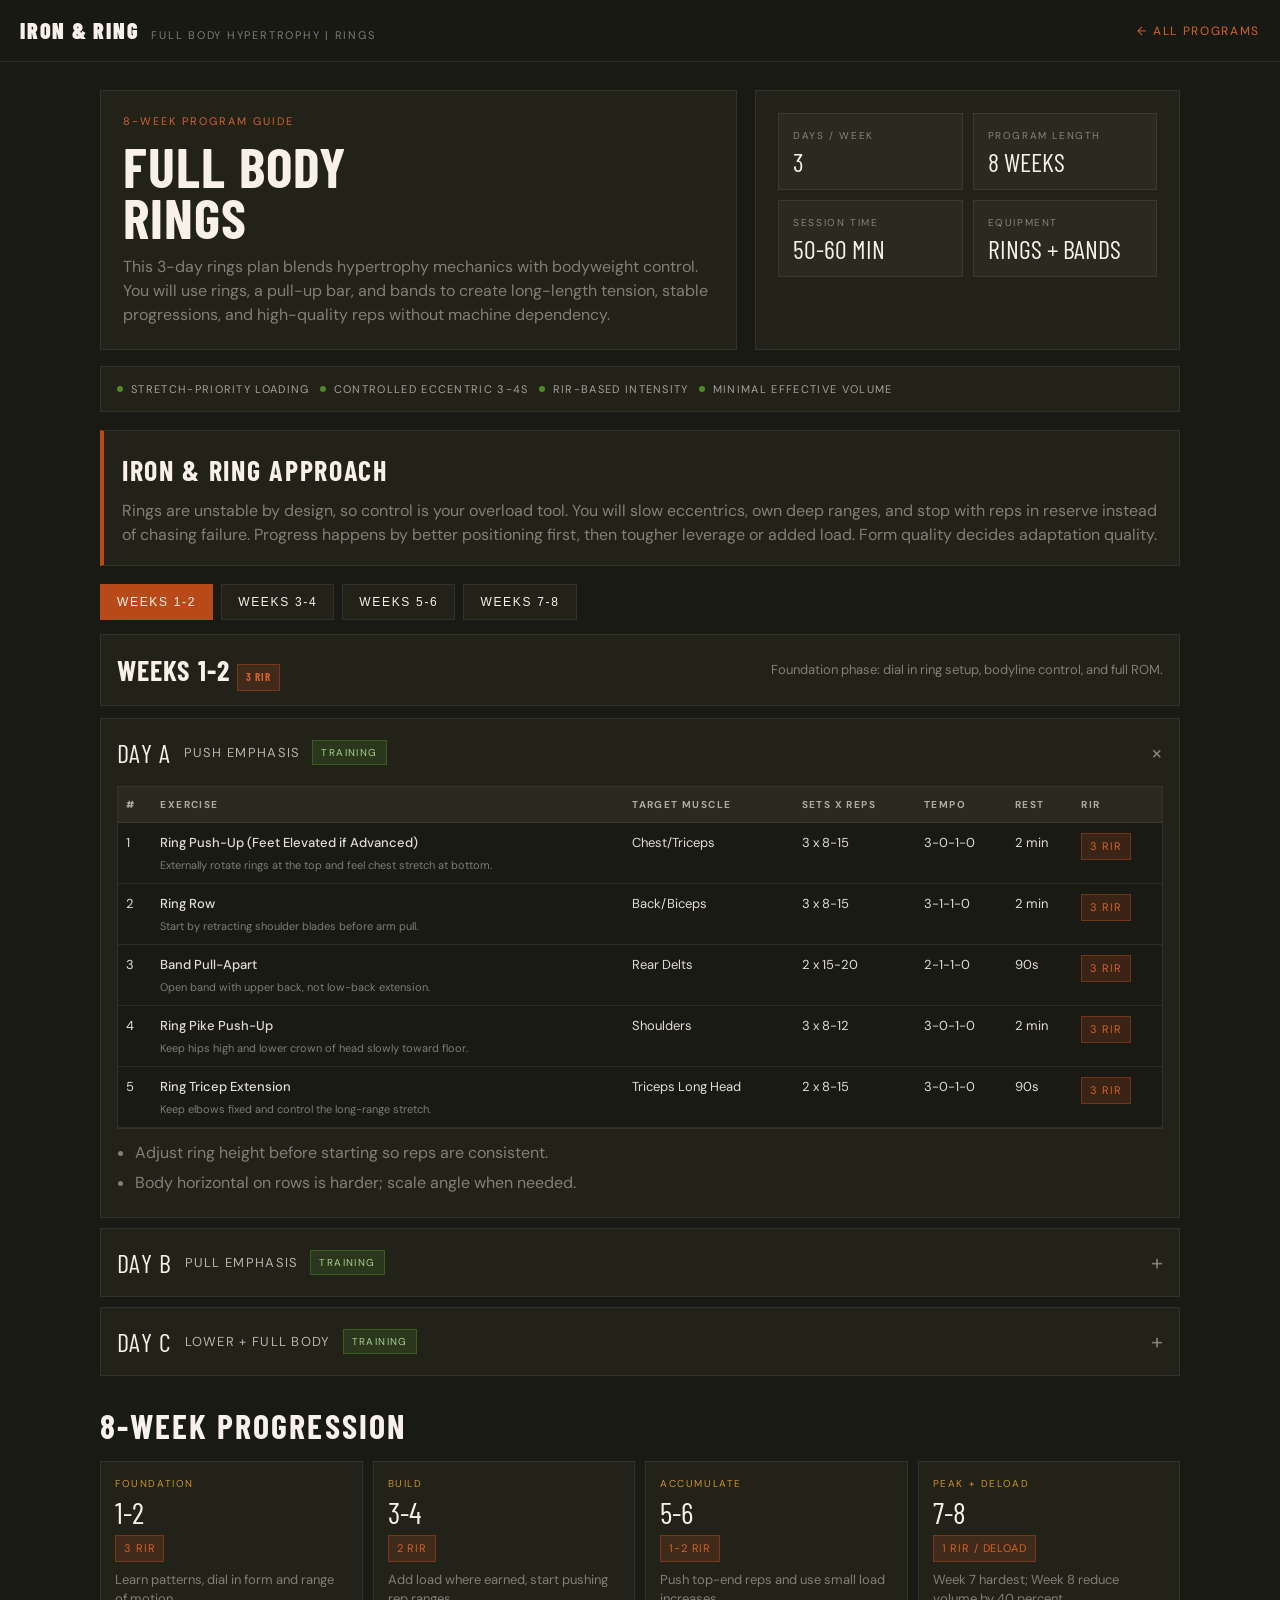
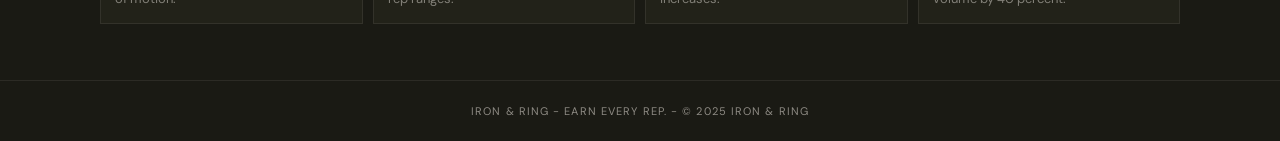
<file: fullbody-rings.html>
<!DOCTYPE html>
<html lang="en">
<head>
<meta charset="UTF-8">
<meta name="viewport" content="width=device-width, initial-scale=1.0">
<title>Iron & Ring | Full Body Hypertrophy (Rings)</title>
<link rel="preconnect" href="https://fonts.googleapis.com">
<link rel="preconnect" href="https://fonts.gstatic.com" crossorigin>
<link href="https://fonts.googleapis.com/css2?family=Barlow+Condensed:wght@700;800;900&family=DM+Sans:wght@300;400;500&display=swap" rel="stylesheet">
<style>
*{box-sizing:border-box;margin:0;padding:0;}
:root{--dark:#1A1A14;--dark-2:#222219;--dark-3:#2A2A1F;--green:#2D5016;--green-mid:#3B6B1F;--green-light:#4E8A28;--rust:#B84A1A;--rust-light:#D4622A;--cream:#F7F1EA;--muted:rgba(247,241,234,0.45);--gold:#C9922A;--border:rgba(247,241,234,0.08);} 
body{background:var(--dark);color:var(--cream);font-family:'DM Sans',sans-serif;line-height:1.5;}a{text-decoration:none;color:inherit;}
nav{position:sticky;top:0;z-index:50;background:rgba(26,26,20,0.95);border-bottom:1px solid var(--border);display:flex;justify-content:space-between;align-items:center;padding:14px 20px;}
.nav-left{display:flex;align-items:baseline;gap:12px;}.brand{font-family:'Barlow Condensed',sans-serif;font-weight:900;font-size:22px;letter-spacing:0.08em;text-transform:uppercase;}.program-tag{font-size:11px;letter-spacing:0.16em;text-transform:uppercase;color:var(--muted);} .back-link{font-size:12px;letter-spacing:0.14em;text-transform:uppercase;color:var(--rust-light);} 
main{max-width:1120px;margin:0 auto;padding:28px 20px 56px;}
.prog-hero{display:grid;grid-template-columns:1.2fr 0.8fr;gap:18px;margin-bottom:16px;}.hero-copy,.hero-stats{background:var(--dark-2);border:1px solid var(--border);padding:22px;}
.kicker{font-size:11px;letter-spacing:0.18em;text-transform:uppercase;color:var(--rust-light);margin-bottom:10px;}h1{font-family:'Barlow Condensed',sans-serif;font-size:56px;line-height:0.92;text-transform:uppercase;letter-spacing:0.02em;margin-bottom:12px;} .hero-copy p{color:var(--muted);max-width:64ch;}
.stats-grid{display:grid;grid-template-columns:repeat(2,minmax(0,1fr));gap:10px;}.stat{background:var(--dark-3);border:1px solid var(--border);padding:14px;}.stat-label{font-size:10px;letter-spacing:0.16em;text-transform:uppercase;color:var(--muted);margin-bottom:6px;}.stat-value{font-family:'Barlow Condensed',sans-serif;font-size:26px;line-height:1;text-transform:uppercase;}
.principles{display:flex;flex-wrap:wrap;gap:10px;margin:14px 0 18px;padding:14px 16px;background:var(--dark-2);border:1px solid var(--border);} .pr-item{display:flex;align-items:center;gap:8px;font-size:11px;letter-spacing:0.12em;text-transform:uppercase;color:rgba(247,241,234,0.62);} .p-dot{width:6px;height:6px;border-radius:50%;background:var(--green-light);} 
.philosophy{background:var(--dark-2);border:1px solid var(--border);border-left:4px solid var(--rust);padding:18px;margin-bottom:18px;} .philosophy h2{font-family:'Barlow Condensed',sans-serif;font-size:28px;letter-spacing:0.06em;text-transform:uppercase;margin-bottom:8px;} .philosophy p{color:var(--muted);} 
.week-nav{display:flex;flex-wrap:wrap;gap:8px;margin-bottom:14px;} .week-tab{border:1px solid var(--border);background:var(--dark-2);color:var(--cream);padding:10px 16px;font-size:12px;letter-spacing:0.14em;text-transform:uppercase;cursor:pointer;} .week-tab.active{background:var(--rust);border-color:var(--rust);} 
.week-block{display:none;} .week-block.active{display:block;} .week-intro{display:flex;flex-wrap:wrap;align-items:center;justify-content:space-between;gap:10px;background:var(--dark-2);border:1px solid var(--border);padding:14px 16px;margin-bottom:12px;} .week-intro h3{font-family:'Barlow Condensed',sans-serif;font-size:28px;letter-spacing:0.04em;text-transform:uppercase;} .week-intro p{font-size:13px;color:var(--muted);} 
.rir-badge{display:inline-block;background:rgba(184,74,26,0.2);color:var(--rust-light);border:1px solid rgba(184,74,26,0.45);font-size:11px;letter-spacing:0.08em;text-transform:uppercase;padding:4px 8px;}
.day-card{border:1px solid var(--border);background:var(--dark-2);margin-bottom:10px;} .day-header{display:flex;justify-content:space-between;align-items:center;gap:10px;padding:14px 16px;cursor:pointer;} .day-left{display:flex;align-items:center;gap:12px;flex-wrap:wrap;} .day-id{font-family:'Barlow Condensed',sans-serif;font-size:26px;letter-spacing:0.05em;text-transform:uppercase;} .day-name{font-size:13px;letter-spacing:0.1em;text-transform:uppercase;color:rgba(247,241,234,0.7);} .day-badge{font-size:10px;letter-spacing:0.14em;text-transform:uppercase;background:rgba(78,138,40,0.2);color:#a8d08f;border:1px solid rgba(78,138,40,0.45);padding:4px 8px;} .day-toggle{font-size:22px;line-height:1;transition:transform 0.2s ease;color:var(--muted);} .day-toggle.open{transform:rotate(45deg);} 
.day-body{max-height:0;overflow:hidden;padding:0 16px;transition:max-height 0.28s ease,padding 0.28s ease;} .day-body.open{max-height:2200px;padding:0 16px 16px;} .table-wrap{overflow-x:auto;border:1px solid var(--border);} table{width:100%;border-collapse:collapse;min-width:760px;background:var(--dark);} th,td{border-bottom:1px solid var(--border);padding:10px 8px;text-align:left;vertical-align:top;} th{font-size:10px;letter-spacing:0.14em;text-transform:uppercase;color:rgba(247,241,234,0.65);background:var(--dark-3);} td{font-size:13px;color:rgba(247,241,234,0.9);} .exercise-name{font-weight:500;} .cue{font-size:11px;color:var(--muted);margin-top:4px;} 
.note-list{margin:12px 0 0 18px;color:var(--muted);} .note-list li{margin-bottom:6px;} .same-callout{margin-top:10px;background:rgba(201,146,42,0.12);border:1px solid rgba(201,146,42,0.4);color:#e4c27b;padding:10px 12px;font-size:12px;letter-spacing:0.04em;text-transform:uppercase;}
.progression{margin-top:24px;} .progression h2{font-family:'Barlow Condensed',sans-serif;font-size:34px;letter-spacing:0.06em;text-transform:uppercase;margin-bottom:10px;} .progress-grid{display:grid;grid-template-columns:repeat(4,minmax(0,1fr));gap:10px;} .phase-card{background:var(--dark-2);border:1px solid var(--border);padding:14px;} .phase{font-size:10px;letter-spacing:0.16em;text-transform:uppercase;color:var(--gold);margin-bottom:6px;} .phase-weeks{font-family:'Barlow Condensed',sans-serif;font-size:30px;line-height:1;margin-bottom:8px;} .phase-rir{margin-bottom:8px;} .phase-card p{font-size:13px;color:var(--muted);} 
footer{border-top:1px solid var(--border);padding:22px 20px;text-align:center;font-size:11px;letter-spacing:0.1em;text-transform:uppercase;color:rgba(247,241,234,0.52);} 
@media (max-width:900px){.prog-hero{grid-template-columns:1fr;}}
@media (max-width:640px){main{padding:20px 14px 48px;}nav{padding:12px 14px;}h1{font-size:44px;}.stats-grid{grid-template-columns:repeat(2,minmax(0,1fr));}.principles{flex-direction:column;align-items:flex-start;}table th:nth-child(5),table td:nth-child(5),table th:nth-child(6),table td:nth-child(6){display:none;}.progress-grid{grid-template-columns:1fr 1fr;}}
</style>
</head>
<body>
<nav>
  <div class="nav-left"><div class="brand">Iron & Ring</div><div class="program-tag">Full Body Hypertrophy | Rings</div></div>
  <a class="back-link" href="bundle-index.html">&larr; All Programs</a>
</nav>
<main>
  <section class="prog-hero">
    <div class="hero-copy">
      <div class="kicker">8-Week Program Guide</div>
      <h1>Full Body<br>Rings</h1>
      <p>This 3-day rings plan blends hypertrophy mechanics with bodyweight control. You will use rings, a pull-up bar, and bands to create long-length tension, stable progressions, and high-quality reps without machine dependency.</p>
    </div>
    <div class="hero-stats"><div class="stats-grid">
      <div class="stat"><div class="stat-label">Days / Week</div><div class="stat-value">3</div></div>
      <div class="stat"><div class="stat-label">Program Length</div><div class="stat-value">8 Weeks</div></div>
      <div class="stat"><div class="stat-label">Session Time</div><div class="stat-value">50-60 Min</div></div>
      <div class="stat"><div class="stat-label">Equipment</div><div class="stat-value">Rings + Bands</div></div>
    </div></div>
  </section>

  <section class="principles">
    <div class="pr-item"><span class="p-dot"></span>Stretch-Priority Loading</div>
    <div class="pr-item"><span class="p-dot"></span>Controlled Eccentric 3-4s</div>
    <div class="pr-item"><span class="p-dot"></span>RIR-Based Intensity</div>
    <div class="pr-item"><span class="p-dot"></span>Minimal Effective Volume</div>
  </section>

  <section class="philosophy">
    <h2>Iron & Ring Approach</h2>
    <p>Rings are unstable by design, so control is your overload tool. You will slow eccentrics, own deep ranges, and stop with reps in reserve instead of chasing failure. Progress happens by better positioning first, then tougher leverage or added load. Form quality decides adaptation quality.</p>
  </section>

  <section class="week-nav">
    <button class="week-tab active" onclick="showWeek(1,this)">Weeks 1-2</button>
    <button class="week-tab" onclick="showWeek(2,this)">Weeks 3-4</button>
    <button class="week-tab" onclick="showWeek(3,this)">Weeks 5-6</button>
    <button class="week-tab" onclick="showWeek(4,this)">Weeks 7-8</button>
  </section>

  <section class="prog-content">
    <div id="week-1" class="week-block active">
      <div class="week-intro"><h3>Weeks 1-2 <span class="rir-badge">3 RIR</span></h3><p>Foundation phase: dial in ring setup, bodyline control, and full ROM.</p></div>

      <article class="day-card"><div class="day-header" onclick="toggleDay(this)"><div class="day-left"><div class="day-id">Day A</div><div class="day-name">Push Emphasis</div><div class="day-badge">Training</div></div><div class="day-toggle">+</div></div><div class="day-body"><div class="table-wrap"><table><thead><tr><th>#</th><th>Exercise</th><th>Target Muscle</th><th>Sets x Reps</th><th>Tempo</th><th>Rest</th><th>RIR</th></tr></thead><tbody>
        <tr><td>1</td><td><div class="exercise-name">Ring Push-Up (Feet Elevated if Advanced)</div><div class="cue">Externally rotate rings at the top and feel chest stretch at bottom.</div></td><td>Chest/Triceps</td><td>3 x 8-15</td><td>3-0-1-0</td><td>2 min</td><td><span class="rir-badge">3 RIR</span></td></tr>
        <tr><td>2</td><td><div class="exercise-name">Ring Row</div><div class="cue">Start by retracting shoulder blades before arm pull.</div></td><td>Back/Biceps</td><td>3 x 8-15</td><td>3-1-1-0</td><td>2 min</td><td><span class="rir-badge">3 RIR</span></td></tr>
        <tr><td>3</td><td><div class="exercise-name">Band Pull-Apart</div><div class="cue">Open band with upper back, not low-back extension.</div></td><td>Rear Delts</td><td>2 x 15-20</td><td>2-1-1-0</td><td>90s</td><td><span class="rir-badge">3 RIR</span></td></tr>
        <tr><td>4</td><td><div class="exercise-name">Ring Pike Push-Up</div><div class="cue">Keep hips high and lower crown of head slowly toward floor.</div></td><td>Shoulders</td><td>3 x 8-12</td><td>3-0-1-0</td><td>2 min</td><td><span class="rir-badge">3 RIR</span></td></tr>
        <tr><td>5</td><td><div class="exercise-name">Ring Tricep Extension</div><div class="cue">Keep elbows fixed and control the long-range stretch.</div></td><td>Triceps Long Head</td><td>2 x 8-15</td><td>3-0-1-0</td><td>90s</td><td><span class="rir-badge">3 RIR</span></td></tr>
      </tbody></table></div>
      <ul class="note-list"><li>Adjust ring height before starting so reps are consistent.</li><li>Body horizontal on rows is harder; scale angle when needed.</li></ul></div></article>

      <article class="day-card"><div class="day-header" onclick="toggleDay(this)"><div class="day-left"><div class="day-id">Day B</div><div class="day-name">Pull Emphasis</div><div class="day-badge">Training</div></div><div class="day-toggle">+</div></div><div class="day-body"><div class="table-wrap"><table><thead><tr><th>#</th><th>Exercise</th><th>Target Muscle</th><th>Sets x Reps</th><th>Tempo</th><th>Rest</th><th>RIR</th></tr></thead><tbody>
        <tr><td>1</td><td><div class="exercise-name">Pull-Up (Wide Grip)</div><div class="cue">Depress scapula first, then pull chest toward bar.</div></td><td>Lats</td><td>3 x 5-10</td><td>3-1-1-0</td><td>3 min</td><td><span class="rir-badge">3 RIR</span></td></tr>
        <tr><td>2</td><td><div class="exercise-name">Ring Face Pull</div><div class="cue">Pull to eye level with external rotation at end range.</div></td><td>Rear Delts/External Rotators</td><td>3 x 12-15</td><td>2-1-1-0</td><td>90s</td><td><span class="rir-badge">3 RIR</span></td></tr>
        <tr><td>3</td><td><div class="exercise-name">Ring Bicep Curl</div><div class="cue">Keep elbows high and let biceps fully lengthen at bottom.</div></td><td>Biceps</td><td>3 x 8-15</td><td>3-0-1-1</td><td>90s</td><td><span class="rir-badge">3 RIR</span></td></tr>
        <tr><td>4</td><td><div class="exercise-name">Band Lateral Raise</div><div class="cue">Lift in scapular plane and pause briefly at top.</div></td><td>Side Delts</td><td>2 x 15-20</td><td>2-0-1-1</td><td>90s</td><td><span class="rir-badge">3 RIR</span></td></tr>
        <tr><td>5</td><td><div class="exercise-name">Inverted Row on Rings</div><div class="cue">Drive chest to rings while keeping bodyline rigid.</div></td><td>Mid Back</td><td>2 x 10-15</td><td>3-1-1-0</td><td>90s</td><td><span class="rir-badge">3 RIR</span></td></tr>
      </tbody></table></div></div></article>

      <article class="day-card"><div class="day-header" onclick="toggleDay(this)"><div class="day-left"><div class="day-id">Day C</div><div class="day-name">Lower + Full Body</div><div class="day-badge">Training</div></div><div class="day-toggle">+</div></div><div class="day-body"><div class="table-wrap"><table><thead><tr><th>#</th><th>Exercise</th><th>Target Muscle</th><th>Sets x Reps</th><th>Tempo</th><th>Rest</th><th>RIR</th></tr></thead><tbody>
        <tr><td>1</td><td><div class="exercise-name">Bulgarian Split Squat</div><div class="cue">Descend under control and keep front knee tracking cleanly.</div></td><td>Quads/Glutes</td><td>3 x 8-15</td><td>3-0-1-0</td><td>2.5 min</td><td><span class="rir-badge">3 RIR</span></td></tr>
        <tr><td>2</td><td><div class="exercise-name">Ring Push-Up (Dip Progression)</div><div class="cue">Use deep stretch and stable ring path, no rushing.</div></td><td>Chest/Triceps</td><td>3 x 8-15</td><td>3-0-1-0</td><td>2 min</td><td><span class="rir-badge">3 RIR</span></td></tr>
        <tr><td>3</td><td><div class="exercise-name">Single-Leg Glute Bridge (Band if Available)</div><div class="cue">Keep pelvis level and pause at top squeeze.</div></td><td>Glutes/Hams</td><td>3 x 12-15</td><td>3-1-1-0</td><td>90s</td><td><span class="rir-badge">3 RIR</span></td></tr>
        <tr><td>4</td><td><div class="exercise-name">Pull-Up (Close/Neutral Grip)</div><div class="cue">Drive elbows down and avoid kicking to finish reps.</div></td><td>Lats/Biceps</td><td>3 x 5-10</td><td>3-1-1-0</td><td>2 min</td><td><span class="rir-badge">3 RIR</span></td></tr>
        <tr><td>5</td><td><div class="exercise-name">Band Curl</div><div class="cue">Control both directions and keep elbows quiet.</div></td><td>Biceps</td><td>2 x 12-15</td><td>3-0-1-1</td><td>90s</td><td><span class="rir-badge">3 RIR</span></td></tr>
      </tbody></table></div></div></article>
    </div>

    <div id="week-2" class="week-block"><div class="week-intro"><h3>Weeks 3-4 <span class="rir-badge">2 RIR</span></h3><p>Build phase: same movement menu, harder leverage or added resistance where earned.</p></div>
      <article class="day-card"><div class="day-header" onclick="toggleDay(this)"><div class="day-left"><div class="day-id">Day A</div><div class="day-name">Push Emphasis</div><div class="day-badge">Training</div></div><div class="day-toggle">+</div></div><div class="day-body"><div class="same-callout">Same exercises as Weeks 1-2 - update RIR and load/leverage.</div></div></article>
      <article class="day-card"><div class="day-header" onclick="toggleDay(this)"><div class="day-left"><div class="day-id">Day B</div><div class="day-name">Pull Emphasis</div><div class="day-badge">Training</div></div><div class="day-toggle">+</div></div><div class="day-body"><div class="same-callout">Same exercises as Weeks 1-2 - update RIR and load/leverage.</div></div></article>
      <article class="day-card"><div class="day-header" onclick="toggleDay(this)"><div class="day-left"><div class="day-id">Day C</div><div class="day-name">Lower + Full Body</div><div class="day-badge">Training</div></div><div class="day-toggle">+</div></div><div class="day-body"><div class="same-callout">Same exercises as Weeks 1-2 - update RIR and load/leverage.</div></div></article>
    </div>

    <div id="week-3" class="week-block"><div class="week-intro"><h3>Weeks 5-6 <span class="rir-badge">1-2 RIR</span></h3><p>Accumulation phase: push range targets while keeping bodyline strict.</p></div>
      <article class="day-card"><div class="day-header" onclick="toggleDay(this)"><div class="day-left"><div class="day-id">Days A-C</div><div class="day-name">All Sessions</div><div class="day-badge">Training</div></div><div class="day-toggle">+</div></div><div class="day-body"><div class="same-callout">Same exercises as Weeks 1-2 - train at 1-2 RIR and keep control.</div></div></article>
    </div>

    <div id="week-4" class="week-block"><div class="week-intro"><h3>Weeks 7-8 <span class="rir-badge">1 RIR / Deload</span></h3><p>Week 7 peaks intensity. Week 8 reduces sets by around 40 percent.</p></div>
      <article class="day-card"><div class="day-header" onclick="toggleDay(this)"><div class="day-left"><div class="day-id">Days A-C</div><div class="day-name">All Sessions</div><div class="day-badge">Training</div></div><div class="day-toggle">+</div></div><div class="day-body"><div class="same-callout">Same exercises as Weeks 1-2 - Week 7 peak, Week 8 deload.</div></div></article>
    </div>
  </section>

  <section class="progression">
    <h2>8-Week Progression</h2>
    <div class="progress-grid">
      <div class="phase-card"><div class="phase">Foundation</div><div class="phase-weeks">1-2</div><div class="phase-rir"><span class="rir-badge">3 RIR</span></div><p>Learn patterns, dial in form and range of motion.</p></div>
      <div class="phase-card"><div class="phase">Build</div><div class="phase-weeks">3-4</div><div class="phase-rir"><span class="rir-badge">2 RIR</span></div><p>Add load where earned, start pushing rep ranges.</p></div>
      <div class="phase-card"><div class="phase">Accumulate</div><div class="phase-weeks">5-6</div><div class="phase-rir"><span class="rir-badge">1-2 RIR</span></div><p>Push top-end reps and use small load increases.</p></div>
      <div class="phase-card"><div class="phase">Peak + Deload</div><div class="phase-weeks">7-8</div><div class="phase-rir"><span class="rir-badge">1 RIR / Deload</span></div><p>Week 7 hardest; Week 8 reduce volume by 40 percent.</p></div>
    </div>
  </section>
</main>

<footer>Iron & Ring - Earn every rep. - &copy; 2025 Iron & Ring</footer>

<script>
function showWeek(n, btn) {
  document.querySelectorAll('.week-tab').forEach(b => b.classList.remove('active'));
  document.querySelectorAll('.week-block').forEach(b => b.classList.remove('active'));
  btn.classList.add('active');
  document.getElementById('week-' + n).classList.add('active');
}
function toggleDay(header) {
  const body = header.nextElementSibling;
  const toggle = header.querySelector('.day-toggle');
  const isOpen = body.classList.contains('open');
  body.classList.toggle('open', !isOpen);
  toggle.classList.toggle('open', !isOpen);
}
document.addEventListener('DOMContentLoaded', () => {
  const firstHeader = document.querySelector('.day-header');
  if (firstHeader) toggleDay(firstHeader);
});
</script>
</body>
</html>
</file>
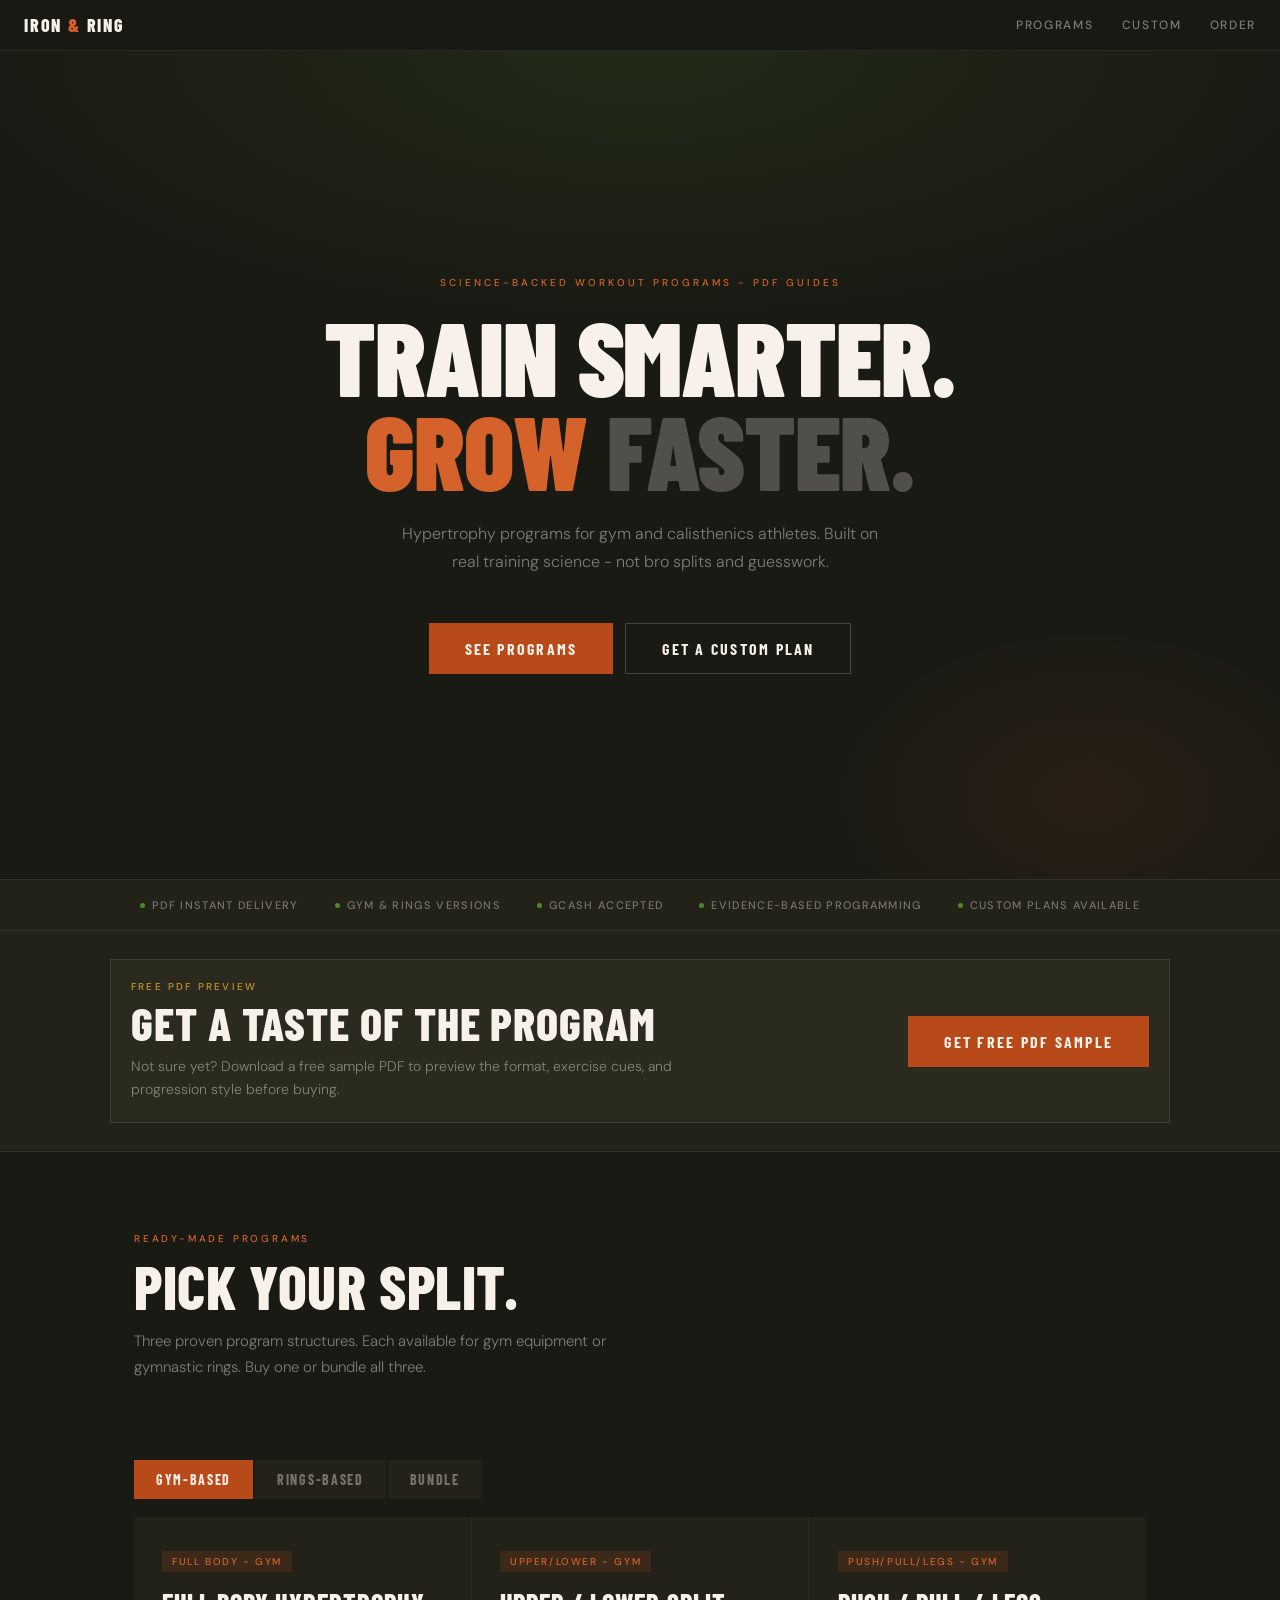
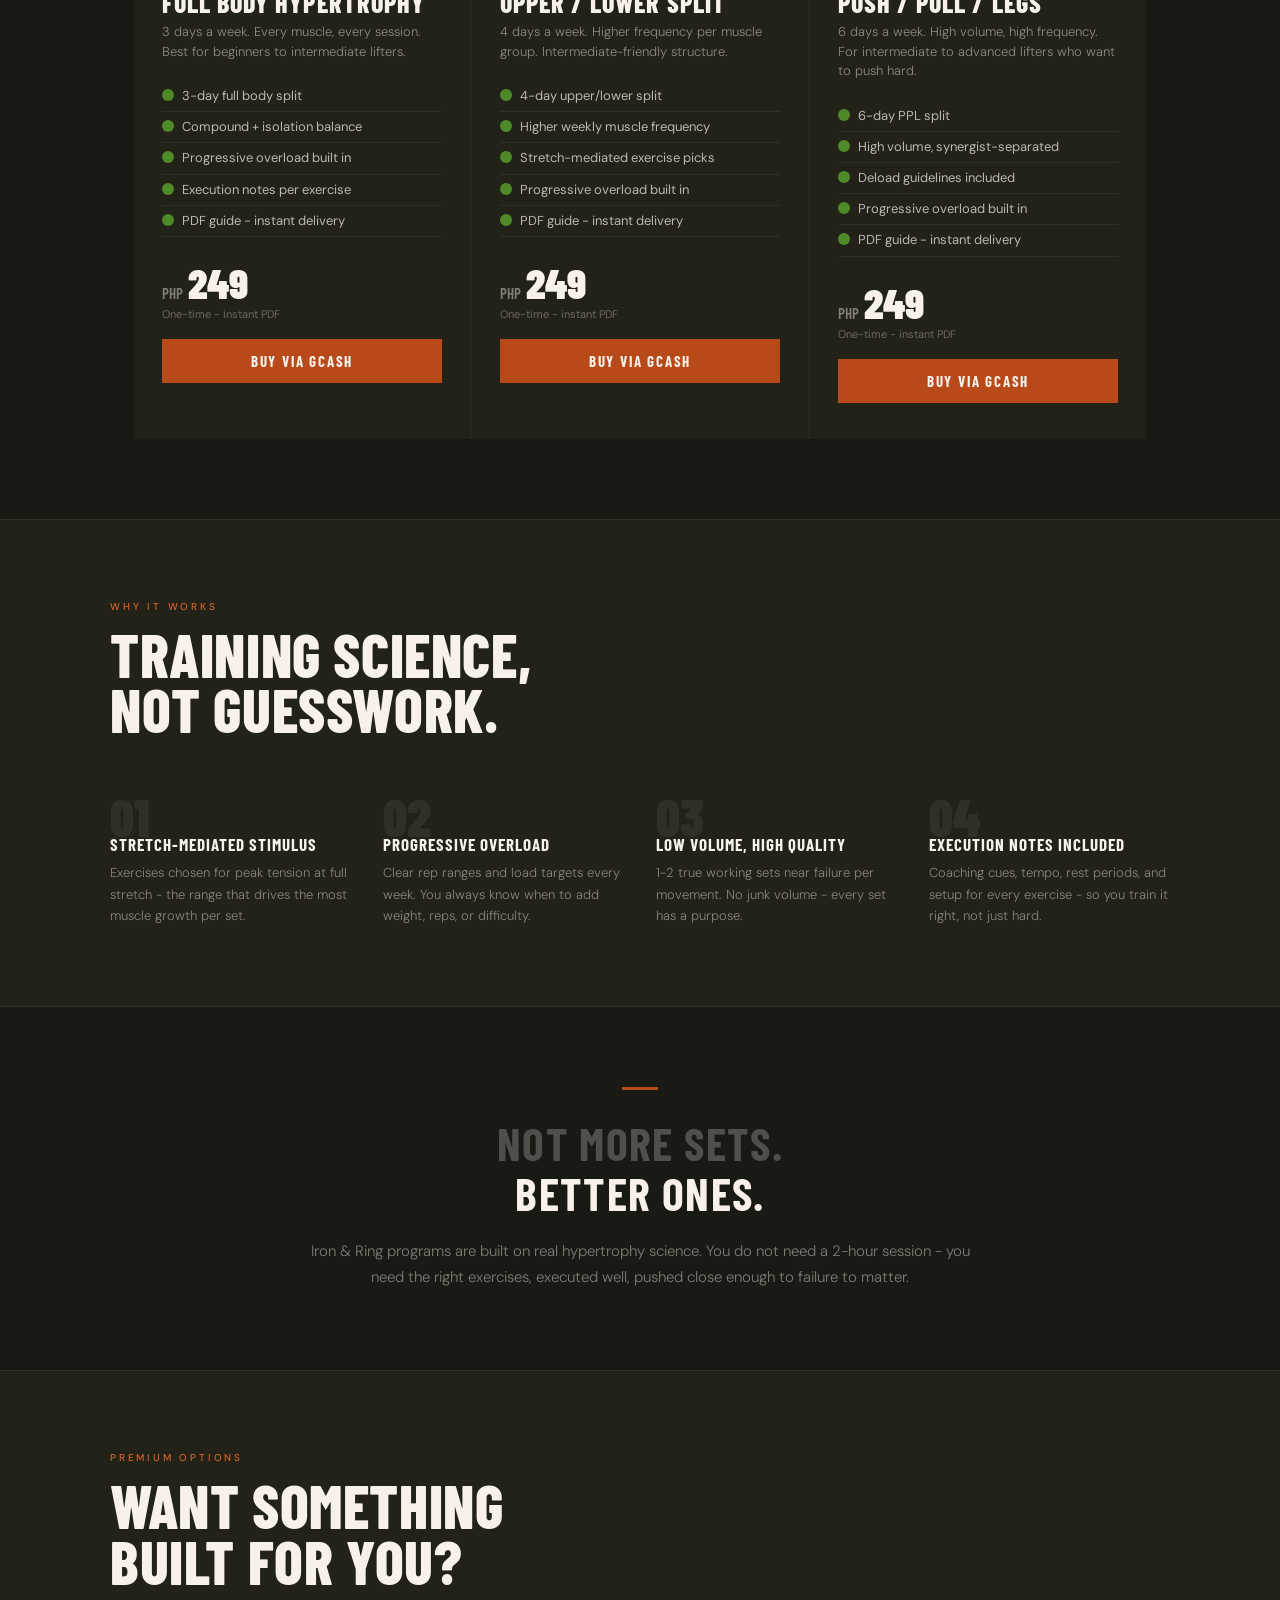
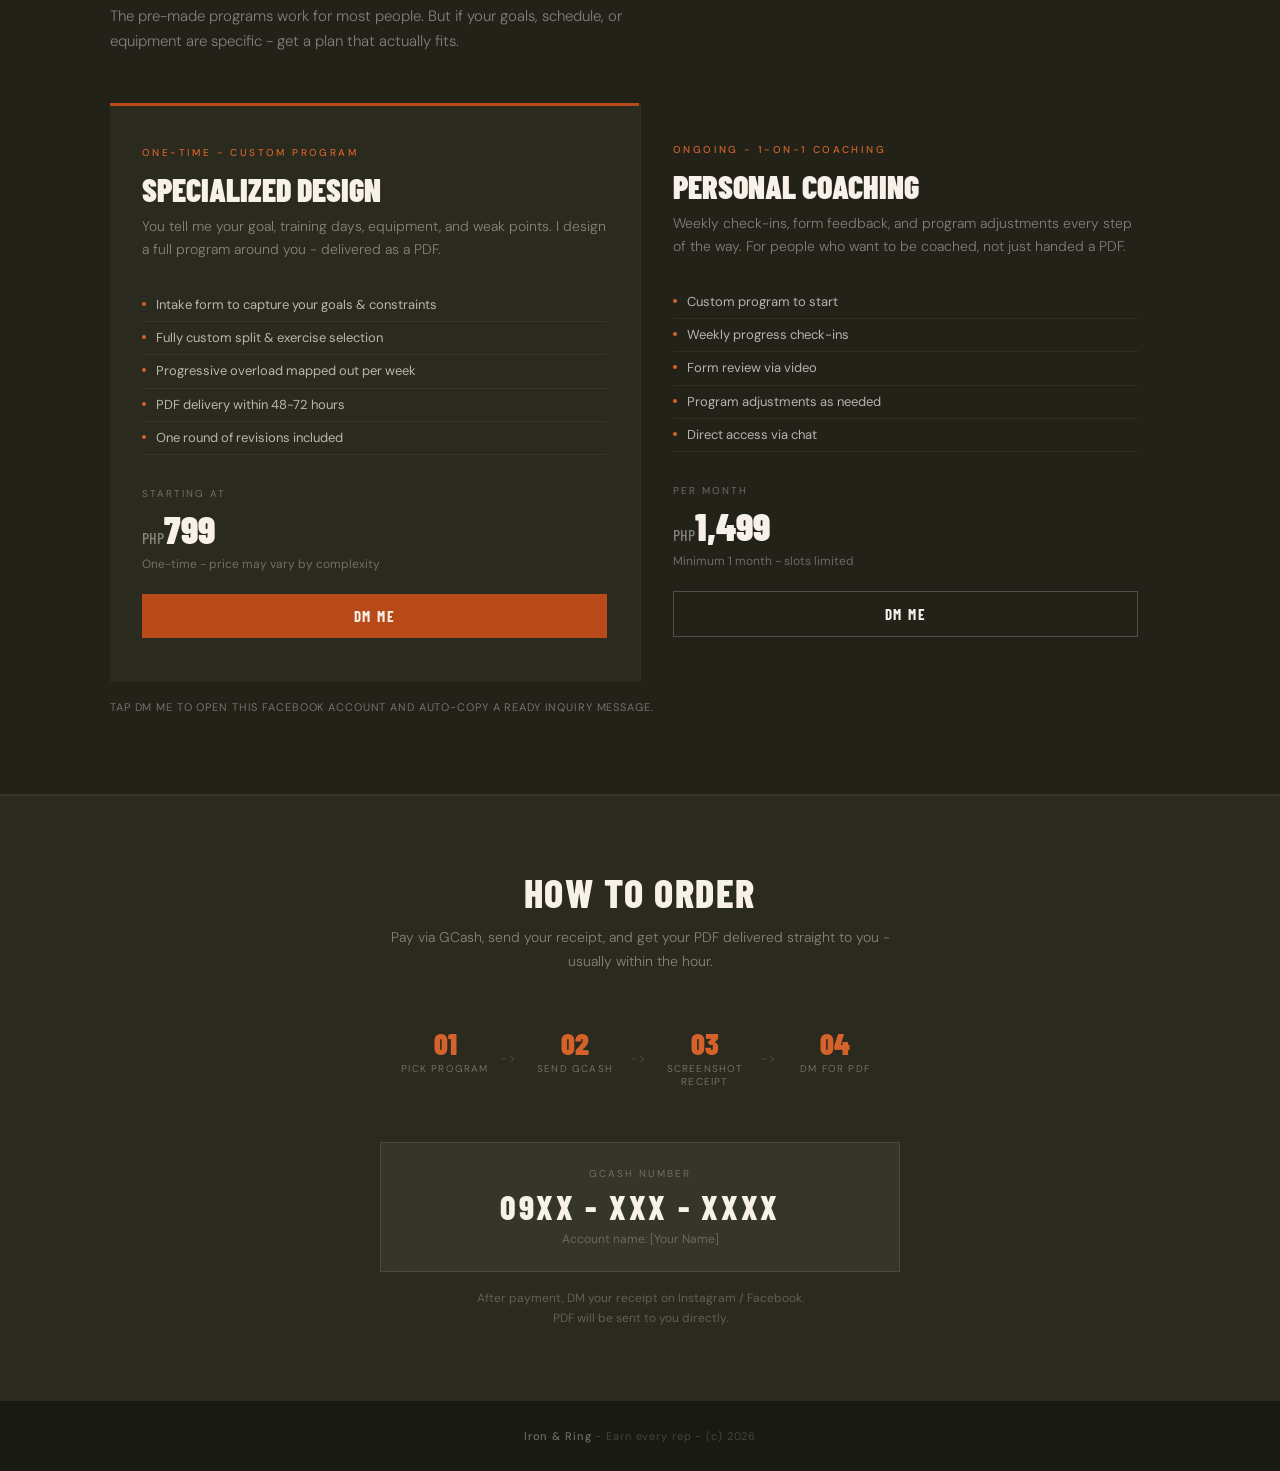
<file: iron-and-ring.html>
<!DOCTYPE html>
<html lang="en">
<head>
<meta charset="UTF-8">
<meta name="viewport" content="width=device-width, initial-scale=1.0">
<title>Iron & Ring - Earn Every Rep</title>
<link href="https://fonts.googleapis.com/css2?family=Barlow+Condensed:wght@400;600;700;800;900&family=DM+Sans:ital,wght@0,300;0,400;0,500;1,300&display=swap" rel="stylesheet">
<link rel="stylesheet" href="assets/css/styles.css">
</head>
<body>

<nav>
  <div class="nav-logo">Iron <span>&</span> Ring</div>
  <div class="nav-links">
    <a href="#programs">Programs</a>
    <a href="#custom">Custom</a>
    <a href="#gcash">Order</a>
  </div>
</nav>

<main>
  <section class="hero">
    <p class="eyebrow">Science-backed workout programs - PDF guides</p>
    <h1 class="hero-headline">
      Train smarter.<br>
      <span class="ac">Grow</span> <span class="dim">faster.</span>
    </h1>
    <p class="hero-sub">
      Hypertrophy programs for gym and calisthenics athletes. Built on real training science - not bro splits and guesswork.
    </p>
    <div class="hero-cta-row">
      <a href="#programs" class="btn-rust">See programs</a>
      <a href="#custom" class="btn-ghost">Get a custom plan</a>
    </div>
  </section>

  <div class="trust-bar">
    <div class="ti"><span class="tdot"></span>PDF instant delivery</div>
    <div class="ti"><span class="tdot"></span>Gym &amp; rings versions</div>
    <div class="ti"><span class="tdot"></span>GCash accepted</div>
    <div class="ti"><span class="tdot"></span>Evidence-based programming</div>
    <div class="ti"><span class="tdot"></span>Custom plans available</div>
  </div>

  <section class="sample-band" id="free-sample">
    <div class="sample-card">
      <div>
        <p class="sample-kicker">Free PDF preview</p>
        <h2 class="sample-title">Get a taste of the program</h2>
        <p class="sample-copy">Not sure yet? Download a free sample PDF to preview the format, exercise cues, and progression style before buying.</p>
      </div>
      <a href="assets/free-program-sample.pdf" class="btn-rust sample-cta" download="Iron-and-Ring-Free-Program-Sample.pdf">Get Free PDF Sample</a>
    </div>
  </section>

  <section class="sec" id="programs">
    <span class="sec-label">Ready-made programs</span>
    <h2 class="sec-title">Pick your split.</h2>
    <p class="sec-body">Three proven program structures. Each available for gym equipment or gymnastic rings. Buy one or bundle all three.</p>
  </section>

  <div class="tabs-shell">
    <div class="tabs">
      <button type="button" class="tab-btn active" data-type="gym">Gym-based</button>
      <button type="button" class="tab-btn" data-type="rings">Rings-based</button>
      <button type="button" class="tab-btn" data-type="bundle">Bundle</button>
    </div>
  </div>

  <div class="programs-shell">
    <div class="prog-grid" id="progGrid">

      <div class="prog-card visible" data-type="gym">
        <span class="badge b-rust">Full Body - Gym</span>
        <p class="prog-name">Full Body Hypertrophy</p>
        <p class="prog-sub">3 days a week. Every muscle, every session. Best for beginners to intermediate lifters.</p>
        <ul class="feat-list">
          <li>3-day full body split</li>
          <li>Compound + isolation balance</li>
          <li>Progressive overload built in</li>
          <li>Execution notes per exercise</li>
          <li>PDF guide - instant delivery</li>
        </ul>
        <div class="price-row"><span class="p-cur">PHP</span><span class="p-amt">249</span></div>
        <p class="p-note">One-time - instant PDF</p>
        <a href="#gcash" class="cta-full cta-rust">Buy via GCash</a>
      </div>

      <div class="prog-card visible" data-type="gym">
        <span class="badge b-rust">Upper/Lower - Gym</span>
        <p class="prog-name">Upper / Lower Split</p>
        <p class="prog-sub">4 days a week. Higher frequency per muscle group. Intermediate-friendly structure.</p>
        <ul class="feat-list">
          <li>4-day upper/lower split</li>
          <li>Higher weekly muscle frequency</li>
          <li>Stretch-mediated exercise picks</li>
          <li>Progressive overload built in</li>
          <li>PDF guide - instant delivery</li>
        </ul>
        <div class="price-row"><span class="p-cur">PHP</span><span class="p-amt">249</span></div>
        <p class="p-note">One-time - instant PDF</p>
        <a href="#gcash" class="cta-full cta-rust">Buy via GCash</a>
      </div>

      <div class="prog-card visible" data-type="gym">
        <span class="badge b-rust">Push/Pull/Legs - Gym</span>
        <p class="prog-name">Push / Pull / Legs</p>
        <p class="prog-sub">6 days a week. High volume, high frequency. For intermediate to advanced lifters who want to push hard.</p>
        <ul class="feat-list">
          <li>6-day PPL split</li>
          <li>High volume, synergist-separated</li>
          <li>Deload guidelines included</li>
          <li>Progressive overload built in</li>
          <li>PDF guide - instant delivery</li>
        </ul>
        <div class="price-row"><span class="p-cur">PHP</span><span class="p-amt">249</span></div>
        <p class="p-note">One-time - instant PDF</p>
        <a href="#gcash" class="cta-full cta-rust">Buy via GCash</a>
      </div>

      <div class="prog-card" data-type="rings">
        <span class="badge b-green">Full Body - Rings</span>
        <p class="prog-name">Full Body Hypertrophy</p>
        <p class="prog-sub">3 days a week on gymnastic rings. Build real strength and size with bodyweight resistance.</p>
        <ul class="feat-list">
          <li>3-day full body rings split</li>
          <li>Instability for deep activation</li>
          <li>Scapular &amp; overhead progressions</li>
          <li>Ring height &amp; setup notes</li>
          <li>PDF guide - instant delivery</li>
        </ul>
        <div class="price-row"><span class="p-cur">PHP</span><span class="p-amt">249</span></div>
        <p class="p-note">One-time - instant PDF</p>
        <a href="#gcash" class="cta-full cta-rust">Buy via GCash</a>
      </div>

      <div class="prog-card" data-type="rings">
        <span class="badge b-green">Upper/Lower - Rings</span>
        <p class="prog-name">Upper / Lower Split</p>
        <p class="prog-sub">4 days a week. Higher frequency per muscle. Rings-adapted upper/lower for serious calisthenics athletes.</p>
        <ul class="feat-list">
          <li>4-day upper/lower rings split</li>
          <li>Higher weekly muscle frequency</li>
          <li>Progression paths for each skill</li>
          <li>Progressive overload built in</li>
          <li>PDF guide - instant delivery</li>
        </ul>
        <div class="price-row"><span class="p-cur">PHP</span><span class="p-amt">249</span></div>
        <p class="p-note">One-time - instant PDF</p>
        <a href="#gcash" class="cta-full cta-rust">Buy via GCash</a>
      </div>

      <div class="prog-card" data-type="rings">
        <span class="badge b-green">Push/Pull/Legs - Rings</span>
        <p class="prog-name">Push / Pull / Legs</p>
        <p class="prog-sub">6 days a week on rings. Max frequency, full range, for dedicated calisthenics practitioners.</p>
        <ul class="feat-list">
          <li>6-day rings PPL split</li>
          <li>High volume, full ROM focus</li>
          <li>Deload &amp; fatigue guidelines</li>
          <li>Progressive overload built in</li>
          <li>PDF guide - instant delivery</li>
        </ul>
        <div class="price-row"><span class="p-cur">PHP</span><span class="p-amt">249</span></div>
        <p class="p-note">One-time - instant PDF</p>
        <a href="#gcash" class="cta-full cta-rust">Buy via GCash</a>
      </div>

      <div class="prog-card featured" data-type="bundle">
        <span class="badge b-gold">Best value - All 6 Programs</span>
        <p class="prog-name">Full Library Bundle</p>
        <p class="prog-sub">All three splits x both gym and rings versions. Every program Iron &amp; Ring makes, yours forever.</p>
        <ul class="feat-list">
          <li>Full Body, Upper/Lower, PPL</li>
          <li>Gym + rings version of each</li>
          <li>6 PDF guides total</li>
          <li>Gym <-> rings swap guide</li>
          <li>All future updates included</li>
        </ul>
        <div class="price-row"><span class="p-cur">PHP</span><span class="p-amt">999</span></div>
        <p class="p-note p-note-strong">Save PHP 495 vs. buying separately</p>
        <a href="#gcash" class="cta-full cta-cream">Get the Full Library</a>
      </div>

    </div>
  </div>

  <section class="band">
    <div class="band-inner">
      <span class="sec-label">Why it works</span>
      <h2 class="sec-title">Training science,<br>not guesswork.</h2>
      <div class="why-grid">
        <div class="why-item">
          <div class="why-num">01</div>
          <p class="why-title">Stretch-mediated stimulus</p>
          <p class="why-desc">Exercises chosen for peak tension at full stretch - the range that drives the most muscle growth per set.</p>
        </div>
        <div class="why-item">
          <div class="why-num">02</div>
          <p class="why-title">Progressive overload</p>
          <p class="why-desc">Clear rep ranges and load targets every week. You always know when to add weight, reps, or difficulty.</p>
        </div>
        <div class="why-item">
          <div class="why-num">03</div>
          <p class="why-title">Low volume, high quality</p>
          <p class="why-desc">1-2 true working sets near failure per movement. No junk volume - every set has a purpose.</p>
        </div>
        <div class="why-item">
          <div class="why-num">04</div>
          <p class="why-title">Execution notes included</p>
          <p class="why-desc">Coaching cues, tempo, rest periods, and setup for every exercise - so you train it right, not just hard.</p>
        </div>
      </div>
    </div>
  </section>

  <section class="pq-wrap">
    <div class="pq-line"></div>
    <p class="pq"><span class="d">Not more sets.</span><br>Better ones.</p>
    <p class="pq-body">Iron &amp; Ring programs are built on real hypertrophy science. You do not need a 2-hour session - you need the right exercises, executed well, pushed close enough to failure to matter.</p>
  </section>

  <section class="band" id="custom">
    <div class="premium-inner">
      <span class="sec-label">Premium options</span>
      <h2 class="sec-title">Want something<br>built for you?</h2>
      <p class="sec-body sec-body-no-margin">The pre-made programs work for most people. But if your goals, schedule, or equipment are specific - get a plan that actually fits.</p>
      <div class="premium-grid">

        <div class="premium-card hl">
          <p class="p-eyebrow">One-time - Custom Program</p>
          <p class="p-name">Specialized Design</p>
          <p class="p-desc">You tell me your goal, training days, equipment, and weak points. I design a full program around you - delivered as a PDF.</p>
          <ul class="p-includes">
            <li>Intake form to capture your goals &amp; constraints</li>
            <li>Fully custom split &amp; exercise selection</li>
            <li>Progressive overload mapped out per week</li>
            <li>PDF delivery within 48-72 hours</li>
            <li>One round of revisions included</li>
          </ul>
          <p class="p-price-label">Starting at</p>
          <p class="p-price"><span class="cur">PHP</span>799</p>
          <p class="p-price-sub">One-time - price may vary by complexity</p>
          <a href="https://www.facebook.com/CharlesZuutYT" class="cta-full cta-rust dm-link" data-template="specialized-design" target="_blank" rel="noopener noreferrer">DM me</a>
        </div>

        <div class="premium-card">
          <p class="p-eyebrow">Ongoing - 1-on-1 Coaching</p>
          <p class="p-name">Personal Coaching</p>
          <p class="p-desc">Weekly check-ins, form feedback, and program adjustments every step of the way. For people who want to be coached, not just handed a PDF.</p>
          <ul class="p-includes">
            <li>Custom program to start</li>
            <li>Weekly progress check-ins</li>
            <li>Form review via video</li>
            <li>Program adjustments as needed</li>
            <li>Direct access via chat</li>
          </ul>
          <p class="p-price-label">Per month</p>
          <p class="p-price"><span class="cur">PHP</span>1,499</p>
          <p class="p-price-sub">Minimum 1 month - slots limited</p>
          <a href="https://www.facebook.com/CharlesZuutYT" class="cta-full cta-outline dm-link" data-template="personal-coaching" target="_blank" rel="noopener noreferrer">DM me</a>
        </div>

      </div>
      <p class="dm-note">Tap DM me to open this Facebook account and auto-copy a ready inquiry message.</p>
    </div>
  </section>

  <section class="gcash-sec" id="gcash">
    <div class="gcash-inner">
      <h2 class="gcash-title">How to order</h2>
      <p class="gcash-body">Pay via GCash, send your receipt, and get your PDF delivered straight to you - usually within the hour.</p>
      <div class="steps-row">
        <div class="step"><p class="s-num">01</p><p class="s-lbl">Pick program</p></div>
        <div class="step"><p class="s-num">02</p><p class="s-lbl">Send GCash</p></div>
        <div class="step"><p class="s-num">03</p><p class="s-lbl">Screenshot receipt</p></div>
        <div class="step"><p class="s-num">04</p><p class="s-lbl">DM for PDF</p></div>
      </div>
      <div class="gcash-box">
        <p class="gcash-label">GCash number</p>
        <p class="gcash-num">09XX - XXX - XXXX</p>
        <p class="gcash-name">Account name: [Your Name]</p>
      </div>
      <p class="gcash-fine">After payment, DM your receipt on Instagram / Facebook.<br>PDF will be sent to you directly.</p>
    </div>
  </section>
</main>

<footer>
  <p><strong>Iron &amp; Ring</strong> - Earn every rep - (c) 2026</p>
</footer>

<div id="dmToast" class="dm-toast" aria-live="polite"></div>

<script src="assets/js/main.js" defer></script>
</body>
</html>
</file>
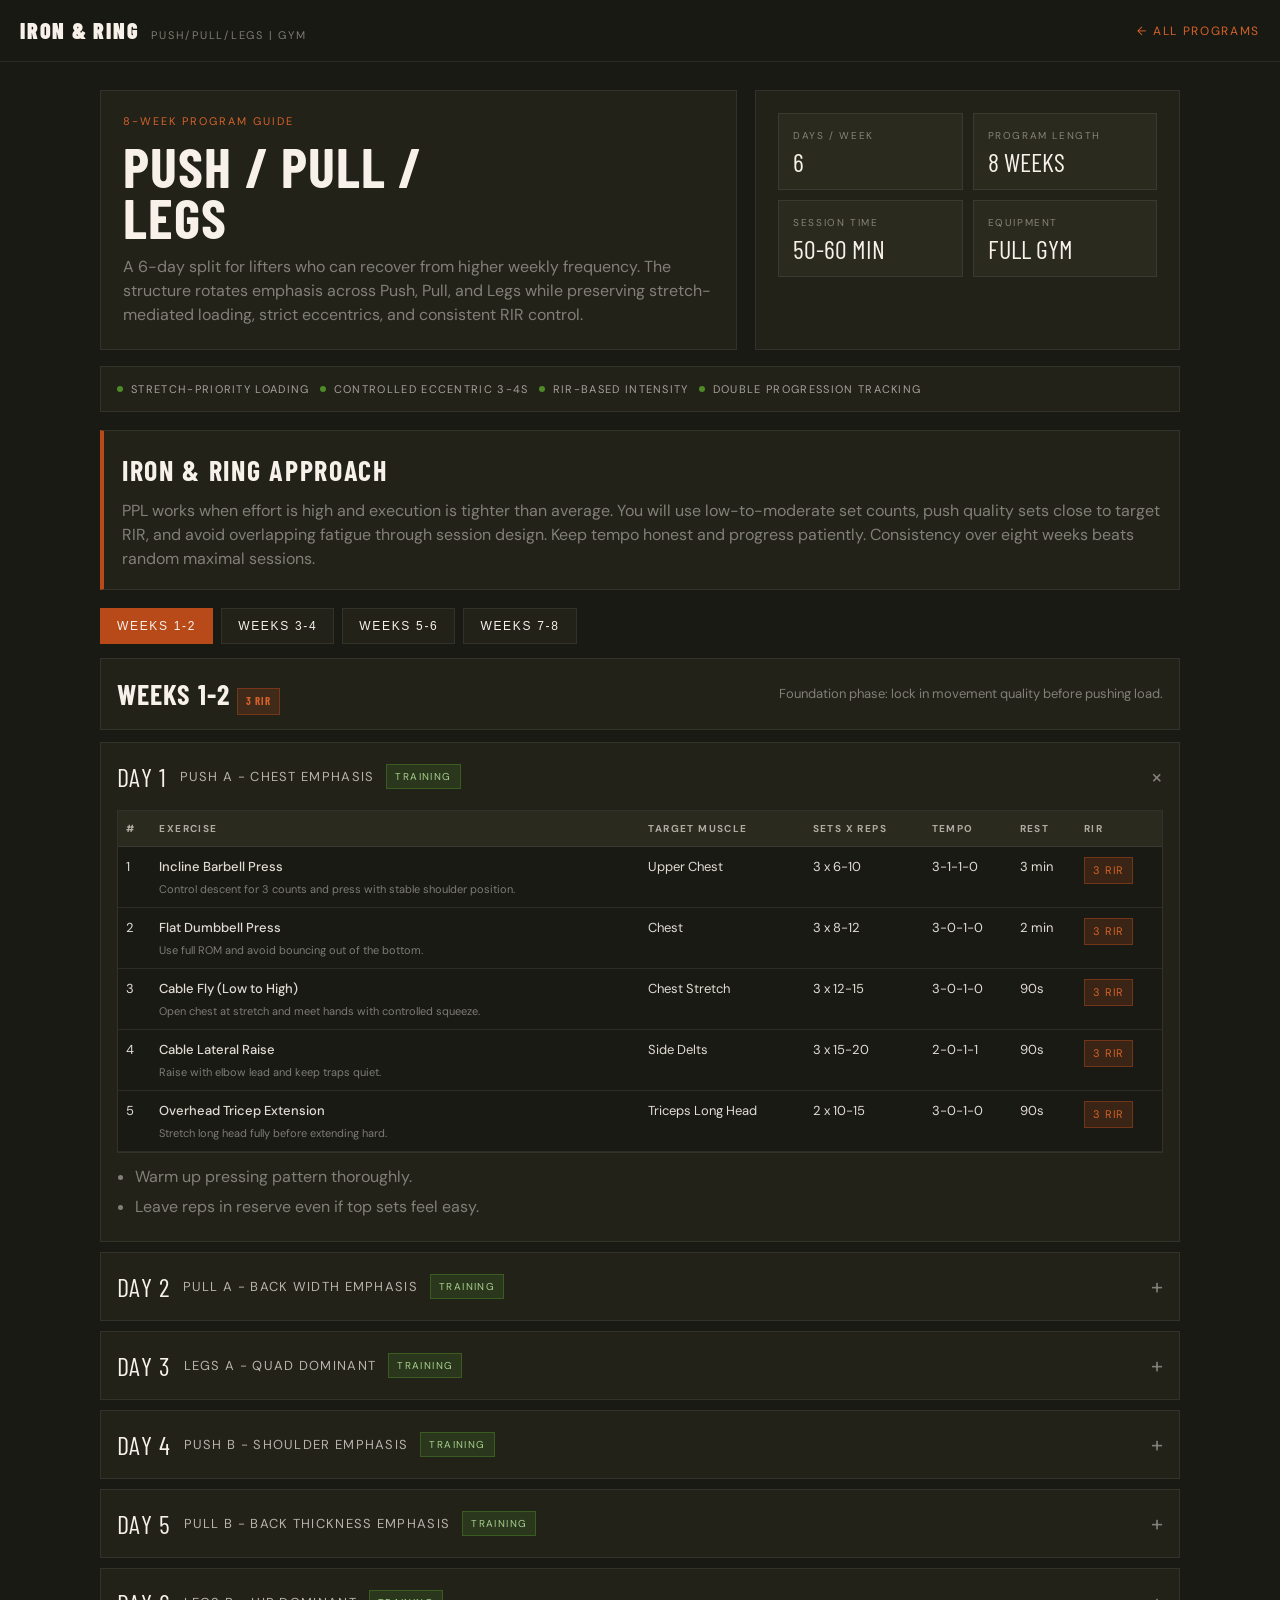
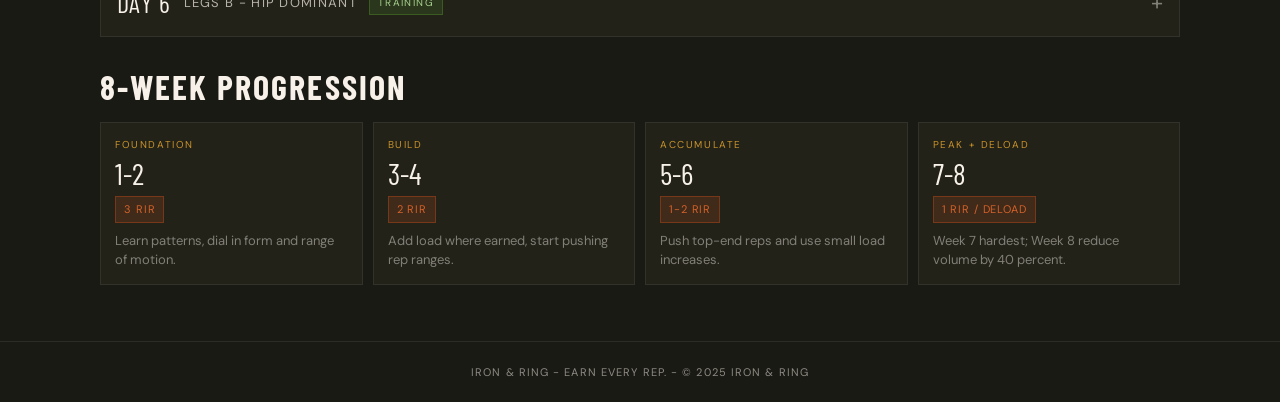
<file: ppl-gym.html>
<!DOCTYPE html>
<html lang="en">
<head>
<meta charset="UTF-8">
<meta name="viewport" content="width=device-width, initial-scale=1.0">
<title>Iron & Ring | Push Pull Legs (Gym)</title>
<link rel="preconnect" href="https://fonts.googleapis.com">
<link rel="preconnect" href="https://fonts.gstatic.com" crossorigin>
<link href="https://fonts.googleapis.com/css2?family=Barlow+Condensed:wght@700;800;900&family=DM+Sans:wght@300;400;500&display=swap" rel="stylesheet">
<style>
*{box-sizing:border-box;margin:0;padding:0;}
:root{--dark:#1A1A14;--dark-2:#222219;--dark-3:#2A2A1F;--green:#2D5016;--green-mid:#3B6B1F;--green-light:#4E8A28;--rust:#B84A1A;--rust-light:#D4622A;--cream:#F7F1EA;--muted:rgba(247,241,234,0.45);--gold:#C9922A;--border:rgba(247,241,234,0.08);} 
body{background:var(--dark);color:var(--cream);font-family:'DM Sans',sans-serif;line-height:1.5;}a{text-decoration:none;color:inherit;}
nav{position:sticky;top:0;z-index:50;background:rgba(26,26,20,0.95);border-bottom:1px solid var(--border);display:flex;justify-content:space-between;align-items:center;padding:14px 20px;}
.nav-left{display:flex;align-items:baseline;gap:12px;}.brand{font-family:'Barlow Condensed',sans-serif;font-weight:900;font-size:22px;letter-spacing:0.08em;text-transform:uppercase;}.program-tag{font-size:11px;letter-spacing:0.16em;text-transform:uppercase;color:var(--muted);} .back-link{font-size:12px;letter-spacing:0.14em;text-transform:uppercase;color:var(--rust-light);} 
main{max-width:1120px;margin:0 auto;padding:28px 20px 56px;}
.prog-hero{display:grid;grid-template-columns:1.2fr 0.8fr;gap:18px;margin-bottom:16px;}.hero-copy,.hero-stats{background:var(--dark-2);border:1px solid var(--border);padding:22px;}
.kicker{font-size:11px;letter-spacing:0.18em;text-transform:uppercase;color:var(--rust-light);margin-bottom:10px;}h1{font-family:'Barlow Condensed',sans-serif;font-size:56px;line-height:0.92;text-transform:uppercase;letter-spacing:0.02em;margin-bottom:12px;} .hero-copy p{color:var(--muted);max-width:64ch;}
.stats-grid{display:grid;grid-template-columns:repeat(2,minmax(0,1fr));gap:10px;}.stat{background:var(--dark-3);border:1px solid var(--border);padding:14px;}.stat-label{font-size:10px;letter-spacing:0.16em;text-transform:uppercase;color:var(--muted);margin-bottom:6px;}.stat-value{font-family:'Barlow Condensed',sans-serif;font-size:26px;line-height:1;text-transform:uppercase;}
.principles{display:flex;flex-wrap:wrap;gap:10px;margin:14px 0 18px;padding:14px 16px;background:var(--dark-2);border:1px solid var(--border);} .pr-item{display:flex;align-items:center;gap:8px;font-size:11px;letter-spacing:0.12em;text-transform:uppercase;color:rgba(247,241,234,0.62);} .p-dot{width:6px;height:6px;border-radius:50%;background:var(--green-light);} 
.philosophy{background:var(--dark-2);border:1px solid var(--border);border-left:4px solid var(--rust);padding:18px;margin-bottom:18px;} .philosophy h2{font-family:'Barlow Condensed',sans-serif;font-size:28px;letter-spacing:0.06em;text-transform:uppercase;margin-bottom:8px;} .philosophy p{color:var(--muted);} 
.week-nav{display:flex;flex-wrap:wrap;gap:8px;margin-bottom:14px;} .week-tab{border:1px solid var(--border);background:var(--dark-2);color:var(--cream);padding:10px 16px;font-size:12px;letter-spacing:0.14em;text-transform:uppercase;cursor:pointer;} .week-tab.active{background:var(--rust);border-color:var(--rust);} 
.week-block{display:none;} .week-block.active{display:block;} .week-intro{display:flex;flex-wrap:wrap;align-items:center;justify-content:space-between;gap:10px;background:var(--dark-2);border:1px solid var(--border);padding:14px 16px;margin-bottom:12px;} .week-intro h3{font-family:'Barlow Condensed',sans-serif;font-size:28px;letter-spacing:0.04em;text-transform:uppercase;} .week-intro p{font-size:13px;color:var(--muted);} 
.rir-badge{display:inline-block;background:rgba(184,74,26,0.2);color:var(--rust-light);border:1px solid rgba(184,74,26,0.45);font-size:11px;letter-spacing:0.08em;text-transform:uppercase;padding:4px 8px;}
.day-card{border:1px solid var(--border);background:var(--dark-2);margin-bottom:10px;} .day-header{display:flex;justify-content:space-between;align-items:center;gap:10px;padding:14px 16px;cursor:pointer;} .day-left{display:flex;align-items:center;gap:12px;flex-wrap:wrap;} .day-id{font-family:'Barlow Condensed',sans-serif;font-size:26px;letter-spacing:0.05em;text-transform:uppercase;} .day-name{font-size:13px;letter-spacing:0.1em;text-transform:uppercase;color:rgba(247,241,234,0.7);} .day-badge{font-size:10px;letter-spacing:0.14em;text-transform:uppercase;background:rgba(78,138,40,0.2);color:#a8d08f;border:1px solid rgba(78,138,40,0.45);padding:4px 8px;} .day-toggle{font-size:22px;line-height:1;transition:transform 0.2s ease;color:var(--muted);} .day-toggle.open{transform:rotate(45deg);} 
.day-body{max-height:0;overflow:hidden;padding:0 16px;transition:max-height 0.28s ease,padding 0.28s ease;} .day-body.open{max-height:2400px;padding:0 16px 16px;} .table-wrap{overflow-x:auto;border:1px solid var(--border);} table{width:100%;border-collapse:collapse;min-width:760px;background:var(--dark);} th,td{border-bottom:1px solid var(--border);padding:10px 8px;text-align:left;vertical-align:top;} th{font-size:10px;letter-spacing:0.14em;text-transform:uppercase;color:rgba(247,241,234,0.65);background:var(--dark-3);} td{font-size:13px;color:rgba(247,241,234,0.9);} .exercise-name{font-weight:500;} .cue{font-size:11px;color:var(--muted);margin-top:4px;} 
.note-list{margin:12px 0 0 18px;color:var(--muted);} .note-list li{margin-bottom:6px;} .same-callout{margin-top:10px;background:rgba(201,146,42,0.12);border:1px solid rgba(201,146,42,0.4);color:#e4c27b;padding:10px 12px;font-size:12px;letter-spacing:0.04em;text-transform:uppercase;}
.progression{margin-top:24px;} .progression h2{font-family:'Barlow Condensed',sans-serif;font-size:34px;letter-spacing:0.06em;text-transform:uppercase;margin-bottom:10px;} .progress-grid{display:grid;grid-template-columns:repeat(4,minmax(0,1fr));gap:10px;} .phase-card{background:var(--dark-2);border:1px solid var(--border);padding:14px;} .phase{font-size:10px;letter-spacing:0.16em;text-transform:uppercase;color:var(--gold);margin-bottom:6px;} .phase-weeks{font-family:'Barlow Condensed',sans-serif;font-size:30px;line-height:1;margin-bottom:8px;} .phase-rir{margin-bottom:8px;} .phase-card p{font-size:13px;color:var(--muted);} 
footer{border-top:1px solid var(--border);padding:22px 20px;text-align:center;font-size:11px;letter-spacing:0.1em;text-transform:uppercase;color:rgba(247,241,234,0.52);} 
@media (max-width:900px){.prog-hero{grid-template-columns:1fr;}}
@media (max-width:640px){main{padding:20px 14px 48px;}nav{padding:12px 14px;}h1{font-size:44px;}.stats-grid{grid-template-columns:repeat(2,minmax(0,1fr));}.principles{flex-direction:column;align-items:flex-start;}table th:nth-child(5),table td:nth-child(5),table th:nth-child(6),table td:nth-child(6){display:none;}.progress-grid{grid-template-columns:1fr 1fr;}}
</style>
</head>
<body>
<nav>
  <div class="nav-left"><div class="brand">Iron & Ring</div><div class="program-tag">Push/Pull/Legs | Gym</div></div>
  <a class="back-link" href="bundle-index.html">&larr; All Programs</a>
</nav>
<main>
  <section class="prog-hero">
    <div class="hero-copy">
      <div class="kicker">8-Week Program Guide</div>
      <h1>Push / Pull /<br>Legs</h1>
      <p>A 6-day split for lifters who can recover from higher weekly frequency. The structure rotates emphasis across Push, Pull, and Legs while preserving stretch-mediated loading, strict eccentrics, and consistent RIR control.</p>
    </div>
    <div class="hero-stats"><div class="stats-grid">
      <div class="stat"><div class="stat-label">Days / Week</div><div class="stat-value">6</div></div>
      <div class="stat"><div class="stat-label">Program Length</div><div class="stat-value">8 Weeks</div></div>
      <div class="stat"><div class="stat-label">Session Time</div><div class="stat-value">50-60 Min</div></div>
      <div class="stat"><div class="stat-label">Equipment</div><div class="stat-value">Full Gym</div></div>
    </div></div>
  </section>

  <section class="principles">
    <div class="pr-item"><span class="p-dot"></span>Stretch-Priority Loading</div>
    <div class="pr-item"><span class="p-dot"></span>Controlled Eccentric 3-4s</div>
    <div class="pr-item"><span class="p-dot"></span>RIR-Based Intensity</div>
    <div class="pr-item"><span class="p-dot"></span>Double Progression Tracking</div>
  </section>

  <section class="philosophy">
    <h2>Iron & Ring Approach</h2>
    <p>PPL works when effort is high and execution is tighter than average. You will use low-to-moderate set counts, push quality sets close to target RIR, and avoid overlapping fatigue through session design. Keep tempo honest and progress patiently. Consistency over eight weeks beats random maximal sessions.</p>
  </section>

  <section class="week-nav">
    <button class="week-tab active" onclick="showWeek(1,this)">Weeks 1-2</button>
    <button class="week-tab" onclick="showWeek(2,this)">Weeks 3-4</button>
    <button class="week-tab" onclick="showWeek(3,this)">Weeks 5-6</button>
    <button class="week-tab" onclick="showWeek(4,this)">Weeks 7-8</button>
  </section>

  <section class="prog-content">
    <div id="week-1" class="week-block active">
      <div class="week-intro"><h3>Weeks 1-2 <span class="rir-badge">3 RIR</span></h3><p>Foundation phase: lock in movement quality before pushing load.</p></div>

      <article class="day-card"><div class="day-header" onclick="toggleDay(this)"><div class="day-left"><div class="day-id">Day 1</div><div class="day-name">Push A - Chest Emphasis</div><div class="day-badge">Training</div></div><div class="day-toggle">+</div></div><div class="day-body"><div class="table-wrap"><table><thead><tr><th>#</th><th>Exercise</th><th>Target Muscle</th><th>Sets x Reps</th><th>Tempo</th><th>Rest</th><th>RIR</th></tr></thead><tbody>
        <tr><td>1</td><td><div class="exercise-name">Incline Barbell Press</div><div class="cue">Control descent for 3 counts and press with stable shoulder position.</div></td><td>Upper Chest</td><td>3 x 6-10</td><td>3-1-1-0</td><td>3 min</td><td><span class="rir-badge">3 RIR</span></td></tr>
        <tr><td>2</td><td><div class="exercise-name">Flat Dumbbell Press</div><div class="cue">Use full ROM and avoid bouncing out of the bottom.</div></td><td>Chest</td><td>3 x 8-12</td><td>3-0-1-0</td><td>2 min</td><td><span class="rir-badge">3 RIR</span></td></tr>
        <tr><td>3</td><td><div class="exercise-name">Cable Fly (Low to High)</div><div class="cue">Open chest at stretch and meet hands with controlled squeeze.</div></td><td>Chest Stretch</td><td>3 x 12-15</td><td>3-0-1-0</td><td>90s</td><td><span class="rir-badge">3 RIR</span></td></tr>
        <tr><td>4</td><td><div class="exercise-name">Cable Lateral Raise</div><div class="cue">Raise with elbow lead and keep traps quiet.</div></td><td>Side Delts</td><td>3 x 15-20</td><td>2-0-1-1</td><td>90s</td><td><span class="rir-badge">3 RIR</span></td></tr>
        <tr><td>5</td><td><div class="exercise-name">Overhead Tricep Extension</div><div class="cue">Stretch long head fully before extending hard.</div></td><td>Triceps Long Head</td><td>2 x 10-15</td><td>3-0-1-0</td><td>90s</td><td><span class="rir-badge">3 RIR</span></td></tr>
      </tbody></table></div><ul class="note-list"><li>Warm up pressing pattern thoroughly.</li><li>Leave reps in reserve even if top sets feel easy.</li></ul></div></article>

      <article class="day-card"><div class="day-header" onclick="toggleDay(this)"><div class="day-left"><div class="day-id">Day 2</div><div class="day-name">Pull A - Back Width Emphasis</div><div class="day-badge">Training</div></div><div class="day-toggle">+</div></div><div class="day-body"><div class="table-wrap"><table><thead><tr><th>#</th><th>Exercise</th><th>Target Muscle</th><th>Sets x Reps</th><th>Tempo</th><th>Rest</th><th>RIR</th></tr></thead><tbody>
        <tr><td>1</td><td><div class="exercise-name">Weighted Pull-Up or Lat Pulldown</div><div class="cue">Start each rep by depressing scapula before elbow pull.</div></td><td>Lats</td><td>3 x 6-10</td><td>3-1-1-0</td><td>3 min</td><td><span class="rir-badge">3 RIR</span></td></tr>
        <tr><td>2</td><td><div class="exercise-name">Incline Dumbbell Curl</div><div class="cue">Keep upper arm still and let biceps lengthen fully.</div></td><td>Biceps Long Head</td><td>3 x 10-15</td><td>3-0-1-1</td><td>2 min</td><td><span class="rir-badge">3 RIR</span></td></tr>
        <tr><td>3</td><td><div class="exercise-name">Cable Row (Narrow Grip)</div><div class="cue">Drive elbows low and pause in peak contraction.</div></td><td>Mid Back</td><td>3 x 10-15</td><td>3-1-1-0</td><td>2 min</td><td><span class="rir-badge">3 RIR</span></td></tr>
        <tr><td>4</td><td><div class="exercise-name">Cable Face Pull</div><div class="cue">Pull to upper face level with external rotation.</div></td><td>Rear Delts</td><td>2 x 15-20</td><td>2-1-1-0</td><td>90s</td><td><span class="rir-badge">3 RIR</span></td></tr>
        <tr><td>5</td><td><div class="exercise-name">Hammer Curl</div><div class="cue">Neutral wrist, slow eccentric, no torso swing.</div></td><td>Brachialis</td><td>2 x 10-15</td><td>3-0-1-0</td><td>90s</td><td><span class="rir-badge">3 RIR</span></td></tr>
      </tbody></table></div></div></article>

      <article class="day-card"><div class="day-header" onclick="toggleDay(this)"><div class="day-left"><div class="day-id">Day 3</div><div class="day-name">Legs A - Quad Dominant</div><div class="day-badge">Training</div></div><div class="day-toggle">+</div></div><div class="day-body"><div class="table-wrap"><table><thead><tr><th>#</th><th>Exercise</th><th>Target Muscle</th><th>Sets x Reps</th><th>Tempo</th><th>Rest</th><th>RIR</th></tr></thead><tbody>
        <tr><td>1</td><td><div class="exercise-name">Barbell Back Squat</div><div class="cue">Stay braced and keep reps smooth through depth.</div></td><td>Quads/Glutes</td><td>3 x 5-8</td><td>3-1-1-0</td><td>3 min</td><td><span class="rir-badge">3 RIR</span></td></tr>
        <tr><td>2</td><td><div class="exercise-name">Bulgarian Split Squat</div><div class="cue">Use controlled descent and push through whole foot.</div></td><td>Quads</td><td>3 x 8-12</td><td>3-0-1-0</td><td>2.5 min</td><td><span class="rir-badge">3 RIR</span></td></tr>
        <tr><td>3</td><td><div class="exercise-name">Leg Extension</div><div class="cue">Hold top briefly and lower under full control.</div></td><td>Quads</td><td>3 x 12-15</td><td>3-1-1-0</td><td>90s</td><td><span class="rir-badge">3 RIR</span></td></tr>
        <tr><td>4</td><td><div class="exercise-name">Lying Leg Curl</div><div class="cue">Keep hips stable and avoid shortening range.</div></td><td>Hamstrings</td><td>2 x 10-15</td><td>3-1-1-0</td><td>90s</td><td><span class="rir-badge">3 RIR</span></td></tr>
        <tr><td>5</td><td><div class="exercise-name">Seated Calf Raise</div><div class="cue">Pause in stretch and rise without bouncing.</div></td><td>Soleus</td><td>3 x 12-15</td><td>3-1-1-0</td><td>90s</td><td><span class="rir-badge">3 RIR</span></td></tr>
      </tbody></table></div></div></article>

      <article class="day-card"><div class="day-header" onclick="toggleDay(this)"><div class="day-left"><div class="day-id">Day 4</div><div class="day-name">Push B - Shoulder Emphasis</div><div class="day-badge">Training</div></div><div class="day-toggle">+</div></div><div class="day-body"><div class="table-wrap"><table><thead><tr><th>#</th><th>Exercise</th><th>Target Muscle</th><th>Sets x Reps</th><th>Tempo</th><th>Rest</th><th>RIR</th></tr></thead><tbody>
        <tr><td>1</td><td><div class="exercise-name">Seated Barbell/Dumbbell Press</div><div class="cue">Press straight up and keep ribcage stacked.</div></td><td>Shoulders</td><td>3 x 6-10</td><td>3-0-1-0</td><td>3 min</td><td><span class="rir-badge">3 RIR</span></td></tr>
        <tr><td>2</td><td><div class="exercise-name">Incline Dumbbell Press</div><div class="cue">Control bottom stretch and drive evenly.</div></td><td>Upper Chest</td><td>3 x 10-15</td><td>3-0-1-0</td><td>2 min</td><td><span class="rir-badge">3 RIR</span></td></tr>
        <tr><td>3</td><td><div class="exercise-name">Cable Lateral Raise</div><div class="cue">Keep constant cable tension top to bottom.</div></td><td>Side Delts</td><td>3 x 15-20</td><td>2-0-1-1</td><td>90s</td><td><span class="rir-badge">3 RIR</span></td></tr>
        <tr><td>4</td><td><div class="exercise-name">Dips (Weighted if Possible)</div><div class="cue">Lean slightly forward and descend under control.</div></td><td>Chest/Triceps</td><td>3 x 8-12</td><td>3-0-1-0</td><td>2 min</td><td><span class="rir-badge">3 RIR</span></td></tr>
        <tr><td>5</td><td><div class="exercise-name">Tricep Pushdown</div><div class="cue">Pin elbows and lock out with triceps, not shoulders.</div></td><td>Triceps</td><td>2 x 12-15</td><td>3-0-1-0</td><td>90s</td><td><span class="rir-badge">3 RIR</span></td></tr>
      </tbody></table></div></div></article>

      <article class="day-card"><div class="day-header" onclick="toggleDay(this)"><div class="day-left"><div class="day-id">Day 5</div><div class="day-name">Pull B - Back Thickness Emphasis</div><div class="day-badge">Training</div></div><div class="day-toggle">+</div></div><div class="day-body"><div class="table-wrap"><table><thead><tr><th>#</th><th>Exercise</th><th>Target Muscle</th><th>Sets x Reps</th><th>Tempo</th><th>Rest</th><th>RIR</th></tr></thead><tbody>
        <tr><td>1</td><td><div class="exercise-name">Barbell Row (Underhand)</div><div class="cue">Keep torso fixed and pull elbows back with control.</div></td><td>Lats/Biceps</td><td>3 x 6-10</td><td>3-1-1-0</td><td>3 min</td><td><span class="rir-badge">3 RIR</span></td></tr>
        <tr><td>2</td><td><div class="exercise-name">Chest-Supported Dumbbell Row</div><div class="cue">Pause at top to remove momentum from each rep.</div></td><td>Mid/Upper Back</td><td>3 x 10-15</td><td>3-1-1-0</td><td>2 min</td><td><span class="rir-badge">3 RIR</span></td></tr>
        <tr><td>3</td><td><div class="exercise-name">Incline Dumbbell Curl</div><div class="cue">Keep shoulder fixed and squeeze at top for one beat.</div></td><td>Biceps</td><td>3 x 10-15</td><td>3-0-1-1</td><td>90s</td><td><span class="rir-badge">3 RIR</span></td></tr>
        <tr><td>4</td><td><div class="exercise-name">Straight-Arm Cable Pulldown</div><div class="cue">Hinge slightly and drive arms down with lats.</div></td><td>Lats Isolation</td><td>2 x 12-15</td><td>3-0-1-0</td><td>90s</td><td><span class="rir-badge">3 RIR</span></td></tr>
        <tr><td>5</td><td><div class="exercise-name">Rear Delt Fly (Machine/Cable)</div><div class="cue">Open wide and control return for full rear-delt tension.</div></td><td>Rear Delts</td><td>2 x 15-20</td><td>2-1-1-0</td><td>90s</td><td><span class="rir-badge">3 RIR</span></td></tr>
      </tbody></table></div></div></article>

      <article class="day-card"><div class="day-header" onclick="toggleDay(this)"><div class="day-left"><div class="day-id">Day 6</div><div class="day-name">Legs B - Hip Dominant</div><div class="day-badge">Training</div></div><div class="day-toggle">+</div></div><div class="day-body"><div class="table-wrap"><table><thead><tr><th>#</th><th>Exercise</th><th>Target Muscle</th><th>Sets x Reps</th><th>Tempo</th><th>Rest</th><th>RIR</th></tr></thead><tbody>
        <tr><td>1</td><td><div class="exercise-name">Romanian Deadlift</div><div class="cue">Hips back, shins mostly vertical, long hamstring stretch.</div></td><td>Hamstrings/Glutes</td><td>3 x 6-10</td><td>4-0-1-0</td><td>3 min</td><td><span class="rir-badge">3 RIR</span></td></tr>
        <tr><td>2</td><td><div class="exercise-name">Leg Press (Feet High)</div><div class="cue">Control depth and keep pelvis stable at bottom.</div></td><td>Glutes/Hams</td><td>3 x 10-15</td><td>3-0-1-0</td><td>2 min</td><td><span class="rir-badge">3 RIR</span></td></tr>
        <tr><td>3</td><td><div class="exercise-name">Lying Leg Curl</div><div class="cue">Drive heel to glute, then lower with 3-count control.</div></td><td>Hamstrings</td><td>3 x 10-15</td><td>3-1-1-0</td><td>2 min</td><td><span class="rir-badge">3 RIR</span></td></tr>
        <tr><td>4</td><td><div class="exercise-name">Adductor Machine</div><div class="cue">Squeeze through full adduction and control return.</div></td><td>Adductors/Glutes</td><td>2 x 15-20</td><td>3-1-1-0</td><td>90s</td><td><span class="rir-badge">3 RIR</span></td></tr>
        <tr><td>5</td><td><div class="exercise-name">Standing Calf Raise</div><div class="cue">Pause in deep stretch before each concentric drive.</div></td><td>Gastrocnemius</td><td>3 x 10-15</td><td>3-1-1-0</td><td>90s</td><td><span class="rir-badge">3 RIR</span></td></tr>
      </tbody></table></div><ul class="note-list"><li>Day 7 is full rest.</li><li>Use recovery habits to keep performance high across all six sessions.</li></ul></div></article>
    </div>

    <div id="week-2" class="week-block"><div class="week-intro"><h3>Weeks 3-4 <span class="rir-badge">2 RIR</span></h3><p>Build phase: same exercises, increase load when all sets hit top reps.</p></div>
      <article class="day-card"><div class="day-header" onclick="toggleDay(this)"><div class="day-left"><div class="day-id">Push A</div><div class="day-name">Day 1</div><div class="day-badge">Training</div></div><div class="day-toggle">+</div></div><div class="day-body"><div class="same-callout">Same exercises as Weeks 1-2 - update RIR and load.</div></div></article>
      <article class="day-card"><div class="day-header" onclick="toggleDay(this)"><div class="day-left"><div class="day-id">Pull A</div><div class="day-name">Day 2</div><div class="day-badge">Training</div></div><div class="day-toggle">+</div></div><div class="day-body"><div class="same-callout">Same exercises as Weeks 1-2 - update RIR and load.</div></div></article>
      <article class="day-card"><div class="day-header" onclick="toggleDay(this)"><div class="day-left"><div class="day-id">Legs A</div><div class="day-name">Day 3</div><div class="day-badge">Training</div></div><div class="day-toggle">+</div></div><div class="day-body"><div class="same-callout">Same exercises as Weeks 1-2 - update RIR and load.</div></div></article>
      <article class="day-card"><div class="day-header" onclick="toggleDay(this)"><div class="day-left"><div class="day-id">Push B</div><div class="day-name">Day 4</div><div class="day-badge">Training</div></div><div class="day-toggle">+</div></div><div class="day-body"><div class="same-callout">Same exercises as Weeks 1-2 - update RIR and load.</div></div></article>
      <article class="day-card"><div class="day-header" onclick="toggleDay(this)"><div class="day-left"><div class="day-id">Pull B</div><div class="day-name">Day 5</div><div class="day-badge">Training</div></div><div class="day-toggle">+</div></div><div class="day-body"><div class="same-callout">Same exercises as Weeks 1-2 - update RIR and load.</div></div></article>
      <article class="day-card"><div class="day-header" onclick="toggleDay(this)"><div class="day-left"><div class="day-id">Legs B</div><div class="day-name">Day 6</div><div class="day-badge">Training</div></div><div class="day-toggle">+</div></div><div class="day-body"><div class="same-callout">Same exercises as Weeks 1-2 - update RIR and load.</div></div></article>
    </div>

    <div id="week-3" class="week-block"><div class="week-intro"><h3>Weeks 5-6 <span class="rir-badge">1-2 RIR</span></h3><p>Accumulation phase: push top-end reps with strict tempo.</p></div>
      <article class="day-card"><div class="day-header" onclick="toggleDay(this)"><div class="day-left"><div class="day-id">Days 1-6</div><div class="day-name">All Sessions</div><div class="day-badge">Training</div></div><div class="day-toggle">+</div></div><div class="day-body"><div class="same-callout">Same exercises as Weeks 1-2 - train at 1-2 RIR and progress load carefully.</div></div></article>
    </div>

    <div id="week-4" class="week-block"><div class="week-intro"><h3>Weeks 7-8 <span class="rir-badge">1 RIR / Deload</span></h3><p>Week 7 pushes hardest. Week 8 cuts volume by 40 percent while preserving movement quality.</p></div>
      <article class="day-card"><div class="day-header" onclick="toggleDay(this)"><div class="day-left"><div class="day-id">Days 1-6</div><div class="day-name">All Sessions</div><div class="day-badge">Training</div></div><div class="day-toggle">+</div></div><div class="day-body"><div class="same-callout">Same exercises as Weeks 1-2 - Week 7 peak, Week 8 deload.</div><ul class="note-list"><li>Week 8 keep intent high, reduce total sets around 40 percent.</li></ul></div></article>
    </div>
  </section>

  <section class="progression">
    <h2>8-Week Progression</h2>
    <div class="progress-grid">
      <div class="phase-card"><div class="phase">Foundation</div><div class="phase-weeks">1-2</div><div class="phase-rir"><span class="rir-badge">3 RIR</span></div><p>Learn patterns, dial in form and range of motion.</p></div>
      <div class="phase-card"><div class="phase">Build</div><div class="phase-weeks">3-4</div><div class="phase-rir"><span class="rir-badge">2 RIR</span></div><p>Add load where earned, start pushing rep ranges.</p></div>
      <div class="phase-card"><div class="phase">Accumulate</div><div class="phase-weeks">5-6</div><div class="phase-rir"><span class="rir-badge">1-2 RIR</span></div><p>Push top-end reps and use small load increases.</p></div>
      <div class="phase-card"><div class="phase">Peak + Deload</div><div class="phase-weeks">7-8</div><div class="phase-rir"><span class="rir-badge">1 RIR / Deload</span></div><p>Week 7 hardest; Week 8 reduce volume by 40 percent.</p></div>
    </div>
  </section>
</main>

<footer>Iron & Ring - Earn every rep. - &copy; 2025 Iron & Ring</footer>

<script>
function showWeek(n, btn) {
  document.querySelectorAll('.week-tab').forEach(b => b.classList.remove('active'));
  document.querySelectorAll('.week-block').forEach(b => b.classList.remove('active'));
  btn.classList.add('active');
  document.getElementById('week-' + n).classList.add('active');
}
function toggleDay(header) {
  const body = header.nextElementSibling;
  const toggle = header.querySelector('.day-toggle');
  const isOpen = body.classList.contains('open');
  body.classList.toggle('open', !isOpen);
  toggle.classList.toggle('open', !isOpen);
}
document.addEventListener('DOMContentLoaded', () => {
  const firstHeader = document.querySelector('.day-header');
  if (firstHeader) toggleDay(firstHeader);
});
</script>
</body>
</html>
</file>
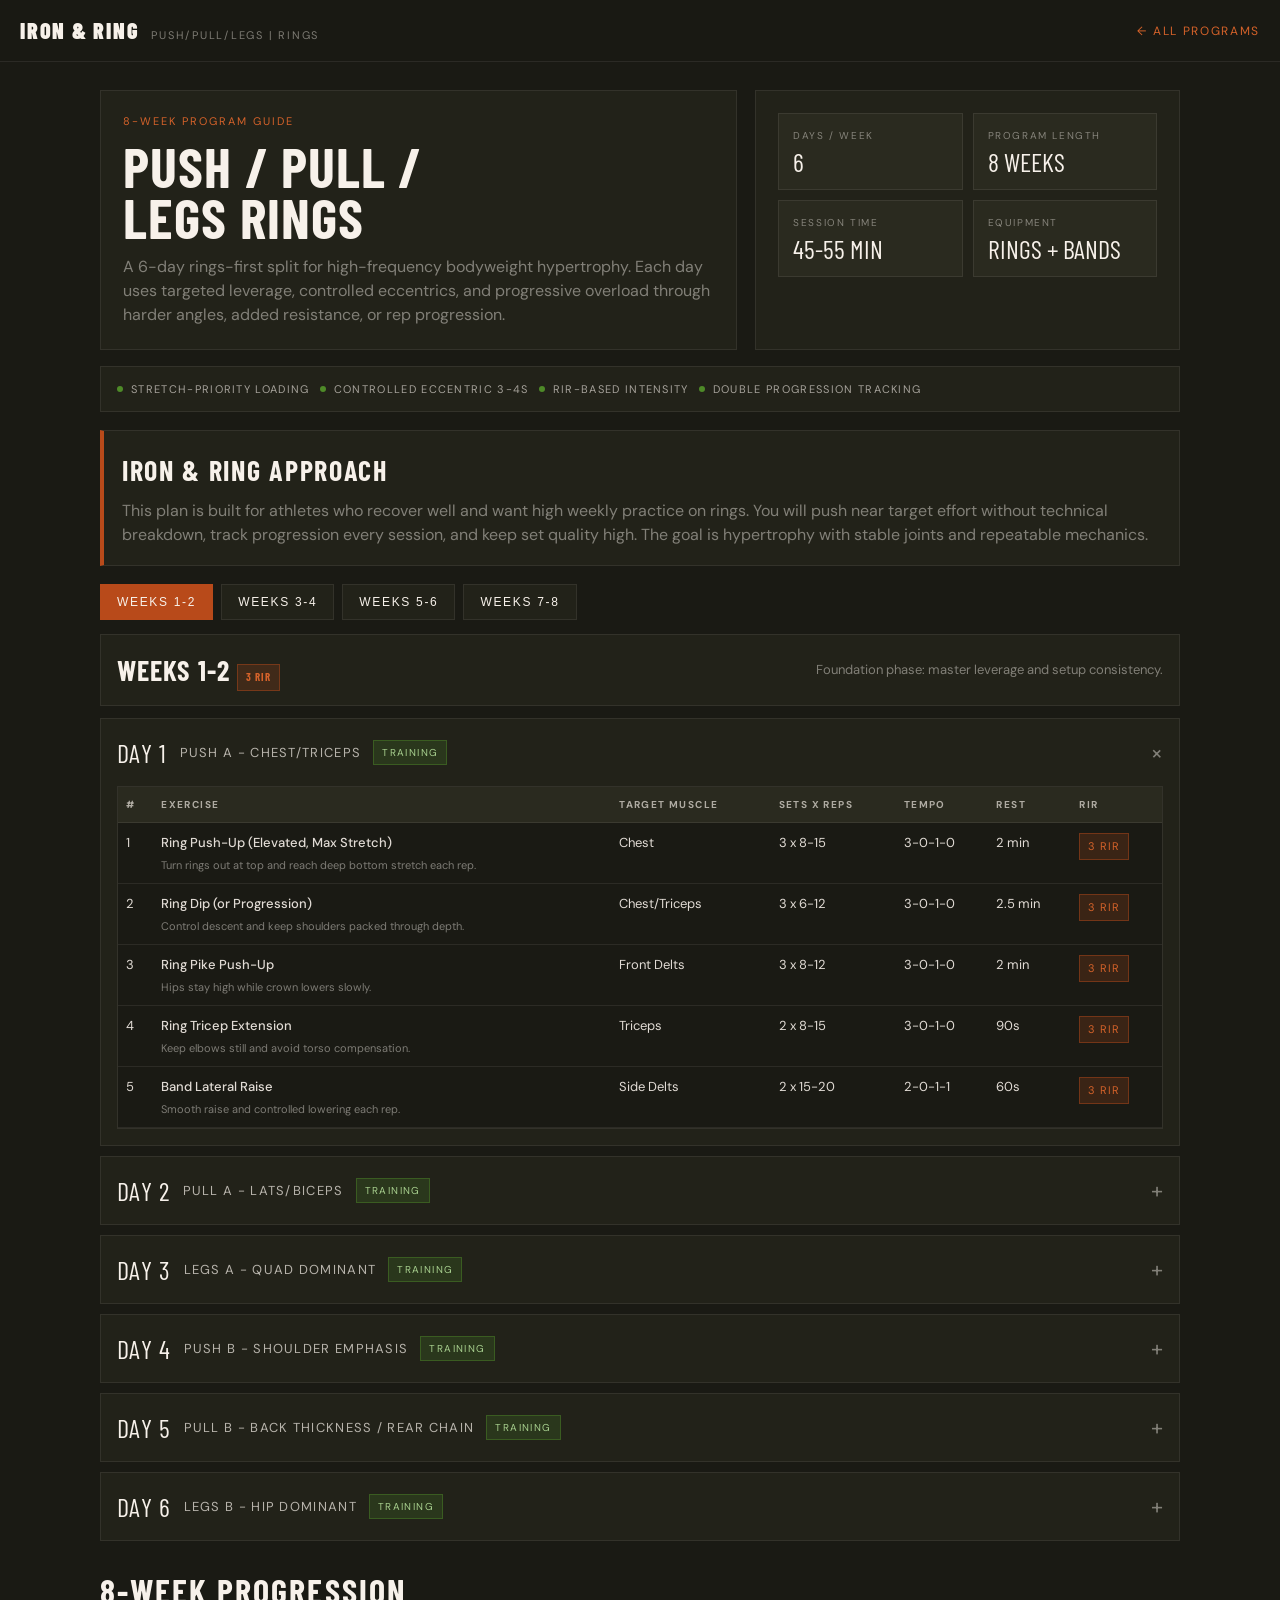
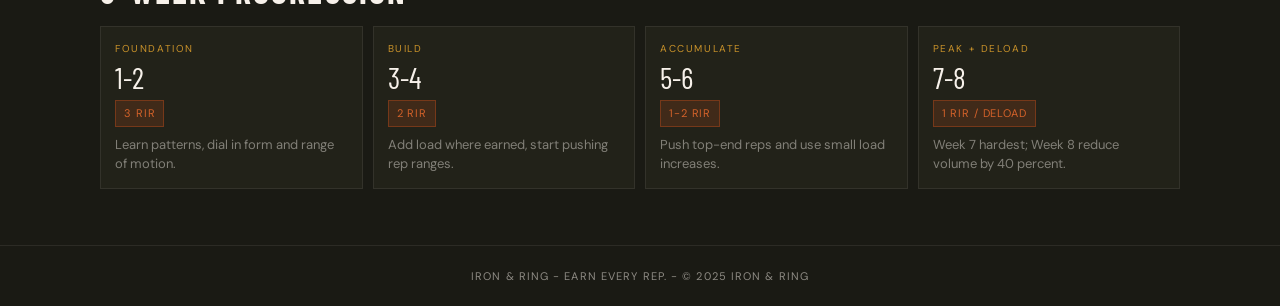
<file: ppl-rings.html>
<!DOCTYPE html>
<html lang="en">
<head>
<meta charset="UTF-8">
<meta name="viewport" content="width=device-width, initial-scale=1.0">
<title>Iron & Ring | Push Pull Legs (Rings)</title>
<link rel="preconnect" href="https://fonts.googleapis.com">
<link rel="preconnect" href="https://fonts.gstatic.com" crossorigin>
<link href="https://fonts.googleapis.com/css2?family=Barlow+Condensed:wght@700;800;900&family=DM+Sans:wght@300;400;500&display=swap" rel="stylesheet">
<style>
*{box-sizing:border-box;margin:0;padding:0;}
:root{--dark:#1A1A14;--dark-2:#222219;--dark-3:#2A2A1F;--green:#2D5016;--green-mid:#3B6B1F;--green-light:#4E8A28;--rust:#B84A1A;--rust-light:#D4622A;--cream:#F7F1EA;--muted:rgba(247,241,234,0.45);--gold:#C9922A;--border:rgba(247,241,234,0.08);} 
body{background:var(--dark);color:var(--cream);font-family:'DM Sans',sans-serif;line-height:1.5;}a{text-decoration:none;color:inherit;}
nav{position:sticky;top:0;z-index:50;background:rgba(26,26,20,0.95);border-bottom:1px solid var(--border);display:flex;justify-content:space-between;align-items:center;padding:14px 20px;}
.nav-left{display:flex;align-items:baseline;gap:12px;}.brand{font-family:'Barlow Condensed',sans-serif;font-weight:900;font-size:22px;letter-spacing:0.08em;text-transform:uppercase;}.program-tag{font-size:11px;letter-spacing:0.16em;text-transform:uppercase;color:var(--muted);} .back-link{font-size:12px;letter-spacing:0.14em;text-transform:uppercase;color:var(--rust-light);} 
main{max-width:1120px;margin:0 auto;padding:28px 20px 56px;}
.prog-hero{display:grid;grid-template-columns:1.2fr 0.8fr;gap:18px;margin-bottom:16px;}.hero-copy,.hero-stats{background:var(--dark-2);border:1px solid var(--border);padding:22px;}
.kicker{font-size:11px;letter-spacing:0.18em;text-transform:uppercase;color:var(--rust-light);margin-bottom:10px;}h1{font-family:'Barlow Condensed',sans-serif;font-size:56px;line-height:0.92;text-transform:uppercase;letter-spacing:0.02em;margin-bottom:12px;} .hero-copy p{color:var(--muted);max-width:64ch;}
.stats-grid{display:grid;grid-template-columns:repeat(2,minmax(0,1fr));gap:10px;}.stat{background:var(--dark-3);border:1px solid var(--border);padding:14px;}.stat-label{font-size:10px;letter-spacing:0.16em;text-transform:uppercase;color:var(--muted);margin-bottom:6px;}.stat-value{font-family:'Barlow Condensed',sans-serif;font-size:26px;line-height:1;text-transform:uppercase;}
.principles{display:flex;flex-wrap:wrap;gap:10px;margin:14px 0 18px;padding:14px 16px;background:var(--dark-2);border:1px solid var(--border);} .pr-item{display:flex;align-items:center;gap:8px;font-size:11px;letter-spacing:0.12em;text-transform:uppercase;color:rgba(247,241,234,0.62);} .p-dot{width:6px;height:6px;border-radius:50%;background:var(--green-light);} 
.philosophy{background:var(--dark-2);border:1px solid var(--border);border-left:4px solid var(--rust);padding:18px;margin-bottom:18px;} .philosophy h2{font-family:'Barlow Condensed',sans-serif;font-size:28px;letter-spacing:0.06em;text-transform:uppercase;margin-bottom:8px;} .philosophy p{color:var(--muted);} 
.week-nav{display:flex;flex-wrap:wrap;gap:8px;margin-bottom:14px;} .week-tab{border:1px solid var(--border);background:var(--dark-2);color:var(--cream);padding:10px 16px;font-size:12px;letter-spacing:0.14em;text-transform:uppercase;cursor:pointer;} .week-tab.active{background:var(--rust);border-color:var(--rust);} 
.week-block{display:none;} .week-block.active{display:block;} .week-intro{display:flex;flex-wrap:wrap;align-items:center;justify-content:space-between;gap:10px;background:var(--dark-2);border:1px solid var(--border);padding:14px 16px;margin-bottom:12px;} .week-intro h3{font-family:'Barlow Condensed',sans-serif;font-size:28px;letter-spacing:0.04em;text-transform:uppercase;} .week-intro p{font-size:13px;color:var(--muted);} 
.rir-badge{display:inline-block;background:rgba(184,74,26,0.2);color:var(--rust-light);border:1px solid rgba(184,74,26,0.45);font-size:11px;letter-spacing:0.08em;text-transform:uppercase;padding:4px 8px;}
.day-card{border:1px solid var(--border);background:var(--dark-2);margin-bottom:10px;} .day-header{display:flex;justify-content:space-between;align-items:center;gap:10px;padding:14px 16px;cursor:pointer;} .day-left{display:flex;align-items:center;gap:12px;flex-wrap:wrap;} .day-id{font-family:'Barlow Condensed',sans-serif;font-size:26px;letter-spacing:0.05em;text-transform:uppercase;} .day-name{font-size:13px;letter-spacing:0.1em;text-transform:uppercase;color:rgba(247,241,234,0.7);} .day-badge{font-size:10px;letter-spacing:0.14em;text-transform:uppercase;background:rgba(78,138,40,0.2);color:#a8d08f;border:1px solid rgba(78,138,40,0.45);padding:4px 8px;} .day-toggle{font-size:22px;line-height:1;transition:transform 0.2s ease;color:var(--muted);} .day-toggle.open{transform:rotate(45deg);} 
.day-body{max-height:0;overflow:hidden;padding:0 16px;transition:max-height 0.28s ease,padding 0.28s ease;} .day-body.open{max-height:2400px;padding:0 16px 16px;} .table-wrap{overflow-x:auto;border:1px solid var(--border);} table{width:100%;border-collapse:collapse;min-width:760px;background:var(--dark);} th,td{border-bottom:1px solid var(--border);padding:10px 8px;text-align:left;vertical-align:top;} th{font-size:10px;letter-spacing:0.14em;text-transform:uppercase;color:rgba(247,241,234,0.65);background:var(--dark-3);} td{font-size:13px;color:rgba(247,241,234,0.9);} .exercise-name{font-weight:500;} .cue{font-size:11px;color:var(--muted);margin-top:4px;} 
.note-list{margin:12px 0 0 18px;color:var(--muted);} .note-list li{margin-bottom:6px;} .same-callout{margin-top:10px;background:rgba(201,146,42,0.12);border:1px solid rgba(201,146,42,0.4);color:#e4c27b;padding:10px 12px;font-size:12px;letter-spacing:0.04em;text-transform:uppercase;}
.progression{margin-top:24px;} .progression h2{font-family:'Barlow Condensed',sans-serif;font-size:34px;letter-spacing:0.06em;text-transform:uppercase;margin-bottom:10px;} .progress-grid{display:grid;grid-template-columns:repeat(4,minmax(0,1fr));gap:10px;} .phase-card{background:var(--dark-2);border:1px solid var(--border);padding:14px;} .phase{font-size:10px;letter-spacing:0.16em;text-transform:uppercase;color:var(--gold);margin-bottom:6px;} .phase-weeks{font-family:'Barlow Condensed',sans-serif;font-size:30px;line-height:1;margin-bottom:8px;} .phase-rir{margin-bottom:8px;} .phase-card p{font-size:13px;color:var(--muted);} 
footer{border-top:1px solid var(--border);padding:22px 20px;text-align:center;font-size:11px;letter-spacing:0.1em;text-transform:uppercase;color:rgba(247,241,234,0.52);} 
@media (max-width:900px){.prog-hero{grid-template-columns:1fr;}}
@media (max-width:640px){main{padding:20px 14px 48px;}nav{padding:12px 14px;}h1{font-size:44px;}.stats-grid{grid-template-columns:repeat(2,minmax(0,1fr));}.principles{flex-direction:column;align-items:flex-start;}table th:nth-child(5),table td:nth-child(5),table th:nth-child(6),table td:nth-child(6){display:none;}.progress-grid{grid-template-columns:1fr 1fr;}}
</style>
</head>
<body>
<nav>
  <div class="nav-left"><div class="brand">Iron & Ring</div><div class="program-tag">Push/Pull/Legs | Rings</div></div>
  <a class="back-link" href="bundle-index.html">&larr; All Programs</a>
</nav>
<main>
  <section class="prog-hero"><div class="hero-copy"><div class="kicker">8-Week Program Guide</div><h1>Push / Pull /<br>Legs Rings</h1><p>A 6-day rings-first split for high-frequency bodyweight hypertrophy. Each day uses targeted leverage, controlled eccentrics, and progressive overload through harder angles, added resistance, or rep progression.</p></div><div class="hero-stats"><div class="stats-grid"><div class="stat"><div class="stat-label">Days / Week</div><div class="stat-value">6</div></div><div class="stat"><div class="stat-label">Program Length</div><div class="stat-value">8 Weeks</div></div><div class="stat"><div class="stat-label">Session Time</div><div class="stat-value">45-55 Min</div></div><div class="stat"><div class="stat-label">Equipment</div><div class="stat-value">Rings + Bands</div></div></div></div></section>

  <section class="principles"><div class="pr-item"><span class="p-dot"></span>Stretch-Priority Loading</div><div class="pr-item"><span class="p-dot"></span>Controlled Eccentric 3-4s</div><div class="pr-item"><span class="p-dot"></span>RIR-Based Intensity</div><div class="pr-item"><span class="p-dot"></span>Double Progression Tracking</div></section>
  <section class="philosophy"><h2>Iron & Ring Approach</h2><p>This plan is built for athletes who recover well and want high weekly practice on rings. You will push near target effort without technical breakdown, track progression every session, and keep set quality high. The goal is hypertrophy with stable joints and repeatable mechanics.</p></section>

  <section class="week-nav"><button class="week-tab active" onclick="showWeek(1,this)">Weeks 1-2</button><button class="week-tab" onclick="showWeek(2,this)">Weeks 3-4</button><button class="week-tab" onclick="showWeek(3,this)">Weeks 5-6</button><button class="week-tab" onclick="showWeek(4,this)">Weeks 7-8</button></section>

  <section class="prog-content">
    <div id="week-1" class="week-block active"><div class="week-intro"><h3>Weeks 1-2 <span class="rir-badge">3 RIR</span></h3><p>Foundation phase: master leverage and setup consistency.</p></div>

      <article class="day-card"><div class="day-header" onclick="toggleDay(this)"><div class="day-left"><div class="day-id">Day 1</div><div class="day-name">Push A - Chest/Triceps</div><div class="day-badge">Training</div></div><div class="day-toggle">+</div></div><div class="day-body"><div class="table-wrap"><table><thead><tr><th>#</th><th>Exercise</th><th>Target Muscle</th><th>Sets x Reps</th><th>Tempo</th><th>Rest</th><th>RIR</th></tr></thead><tbody>
        <tr><td>1</td><td><div class="exercise-name">Ring Push-Up (Elevated, Max Stretch)</div><div class="cue">Turn rings out at top and reach deep bottom stretch each rep.</div></td><td>Chest</td><td>3 x 8-15</td><td>3-0-1-0</td><td>2 min</td><td><span class="rir-badge">3 RIR</span></td></tr>
        <tr><td>2</td><td><div class="exercise-name">Ring Dip (or Progression)</div><div class="cue">Control descent and keep shoulders packed through depth.</div></td><td>Chest/Triceps</td><td>3 x 6-12</td><td>3-0-1-0</td><td>2.5 min</td><td><span class="rir-badge">3 RIR</span></td></tr>
        <tr><td>3</td><td><div class="exercise-name">Ring Pike Push-Up</div><div class="cue">Hips stay high while crown lowers slowly.</div></td><td>Front Delts</td><td>3 x 8-12</td><td>3-0-1-0</td><td>2 min</td><td><span class="rir-badge">3 RIR</span></td></tr>
        <tr><td>4</td><td><div class="exercise-name">Ring Tricep Extension</div><div class="cue">Keep elbows still and avoid torso compensation.</div></td><td>Triceps</td><td>2 x 8-15</td><td>3-0-1-0</td><td>90s</td><td><span class="rir-badge">3 RIR</span></td></tr>
        <tr><td>5</td><td><div class="exercise-name">Band Lateral Raise</div><div class="cue">Smooth raise and controlled lowering each rep.</div></td><td>Side Delts</td><td>2 x 15-20</td><td>2-0-1-1</td><td>60s</td><td><span class="rir-badge">3 RIR</span></td></tr>
      </tbody></table></div></div></article>

      <article class="day-card"><div class="day-header" onclick="toggleDay(this)"><div class="day-left"><div class="day-id">Day 2</div><div class="day-name">Pull A - Lats/Biceps</div><div class="day-badge">Training</div></div><div class="day-toggle">+</div></div><div class="day-body"><div class="table-wrap"><table><thead><tr><th>#</th><th>Exercise</th><th>Target Muscle</th><th>Sets x Reps</th><th>Tempo</th><th>Rest</th><th>RIR</th></tr></thead><tbody>
        <tr><td>1</td><td><div class="exercise-name">Pull-Up (Wide)</div><div class="cue">Start with scapular depression before elbow drive.</div></td><td>Lats</td><td>3 x 5-10</td><td>3-1-1-0</td><td>3 min</td><td><span class="rir-badge">3 RIR</span></td></tr>
        <tr><td>2</td><td><div class="exercise-name">Ring Row (Horizontal)</div><div class="cue">Keep bodyline rigid and pull chest to rings.</div></td><td>Mid Back</td><td>3 x 8-15</td><td>3-1-1-0</td><td>2 min</td><td><span class="rir-badge">3 RIR</span></td></tr>
        <tr><td>3</td><td><div class="exercise-name">Ring Bicep Curl</div><div class="cue">Elbows high with full eccentric control.</div></td><td>Biceps</td><td>3 x 8-15</td><td>3-0-1-1</td><td>90s</td><td><span class="rir-badge">3 RIR</span></td></tr>
        <tr><td>4</td><td><div class="exercise-name">Band Pull-Apart</div><div class="cue">Spread band from upper back, not lower spine.</div></td><td>Rear Delts</td><td>2 x 20</td><td>2-1-1-0</td><td>60s</td><td><span class="rir-badge">3 RIR</span></td></tr>
        <tr><td>5</td><td><div class="exercise-name">Ring Face Pull</div><div class="cue">Pull to forehead with external rotation finish.</div></td><td>Rear Delts/Ext. Rotators</td><td>2 x 12-15</td><td>2-1-1-0</td><td>90s</td><td><span class="rir-badge">3 RIR</span></td></tr>
      </tbody></table></div></div></article>

      <article class="day-card"><div class="day-header" onclick="toggleDay(this)"><div class="day-left"><div class="day-id">Day 3</div><div class="day-name">Legs A - Quad Dominant</div><div class="day-badge">Training</div></div><div class="day-toggle">+</div></div><div class="day-body"><div class="table-wrap"><table><thead><tr><th>#</th><th>Exercise</th><th>Target Muscle</th><th>Sets x Reps</th><th>Tempo</th><th>Rest</th><th>RIR</th></tr></thead><tbody>
        <tr><td>1</td><td><div class="exercise-name">Bulgarian Split Squat</div><div class="cue">Slow descent and full depth without bouncing.</div></td><td>Quads/Glutes</td><td>3 x 8-15</td><td>3-0-1-0</td><td>2.5 min</td><td><span class="rir-badge">3 RIR</span></td></tr>
        <tr><td>2</td><td><div class="exercise-name">Step-Up</div><div class="cue">Control eccentric to keep knee tracking stable.</div></td><td>Quads/Glutes</td><td>3 x 10-15</td><td>3-0-1-0</td><td>2 min</td><td><span class="rir-badge">3 RIR</span></td></tr>
        <tr><td>3</td><td><div class="exercise-name">Nordic Curl</div><div class="cue">Fight the lowering phase as long as possible.</div></td><td>Hamstrings</td><td>3 x 3-8</td><td>5-0-1-0</td><td>3 min</td><td><span class="rir-badge">3 RIR</span></td></tr>
        <tr><td>4</td><td><div class="exercise-name">Single-Leg Glute Bridge</div><div class="cue">Pause at top and avoid pelvic rotation.</div></td><td>Glutes</td><td>2 x 12-15</td><td>3-1-1-0</td><td>90s</td><td><span class="rir-badge">3 RIR</span></td></tr>
        <tr><td>5</td><td><div class="exercise-name">Band Standing Abduction</div><div class="cue">Keep trunk quiet and own both directions.</div></td><td>Glutes</td><td>2 x 20</td><td>2-1-1-0</td><td>60s</td><td><span class="rir-badge">3 RIR</span></td></tr>
      </tbody></table></div></div></article>

      <article class="day-card"><div class="day-header" onclick="toggleDay(this)"><div class="day-left"><div class="day-id">Day 4</div><div class="day-name">Push B - Shoulder Emphasis</div><div class="day-badge">Training</div></div><div class="day-toggle">+</div></div><div class="day-body"><div class="table-wrap"><table><thead><tr><th>#</th><th>Exercise</th><th>Target Muscle</th><th>Sets x Reps</th><th>Tempo</th><th>Rest</th><th>RIR</th></tr></thead><tbody>
        <tr><td>1</td><td><div class="exercise-name">Ring Pike Push-Up (Feet Elevated)</div><div class="cue">Keep hips stacked and lower with 3-count control.</div></td><td>Shoulders</td><td>3 x 8-12</td><td>3-0-1-0</td><td>2.5 min</td><td><span class="rir-badge">3 RIR</span></td></tr>
        <tr><td>2</td><td><div class="exercise-name">Ring Push-Up</div><div class="cue">Turn rings out at top and keep deep ROM.</div></td><td>Chest</td><td>3 x 10-15</td><td>3-0-1-0</td><td>2 min</td><td><span class="rir-badge">3 RIR</span></td></tr>
        <tr><td>3</td><td><div class="exercise-name">Band Lateral Raise</div><div class="cue">Lead with elbow and stop before shrugging.</div></td><td>Side Delts</td><td>3 x 15-20</td><td>2-0-1-1</td><td>90s</td><td><span class="rir-badge">3 RIR</span></td></tr>
        <tr><td>4</td><td><div class="exercise-name">Ring Tricep Extension</div><div class="cue">Fixed elbow path and full stretch each rep.</div></td><td>Triceps</td><td>3 x 8-15</td><td>3-0-1-0</td><td>90s</td><td><span class="rir-badge">3 RIR</span></td></tr>
        <tr><td>5</td><td><div class="exercise-name">Band Front Raise</div><div class="cue">Lift smoothly with no torso lean-back.</div></td><td>Front Delts</td><td>2 x 12-15</td><td>2-0-1-1</td><td>60s</td><td><span class="rir-badge">3 RIR</span></td></tr>
      </tbody></table></div></div></article>

      <article class="day-card"><div class="day-header" onclick="toggleDay(this)"><div class="day-left"><div class="day-id">Day 5</div><div class="day-name">Pull B - Back Thickness / Rear Chain</div><div class="day-badge">Training</div></div><div class="day-toggle">+</div></div><div class="day-body"><div class="table-wrap"><table><thead><tr><th>#</th><th>Exercise</th><th>Target Muscle</th><th>Sets x Reps</th><th>Tempo</th><th>Rest</th><th>RIR</th></tr></thead><tbody>
        <tr><td>1</td><td><div class="exercise-name">Pull-Up (Close/Neutral Grip)</div><div class="cue">Drive elbows down and keep reps strict.</div></td><td>Lats/Biceps</td><td>3 x 5-10</td><td>3-1-1-0</td><td>3 min</td><td><span class="rir-badge">3 RIR</span></td></tr>
        <tr><td>2</td><td><div class="exercise-name">Ring Inverted Row</div><div class="cue">Hold rigid plank and pause at top contraction.</div></td><td>Upper Back</td><td>3 x 10-15</td><td>3-1-1-0</td><td>2 min</td><td><span class="rir-badge">3 RIR</span></td></tr>
        <tr><td>3</td><td><div class="exercise-name">Ring Face Pull</div><div class="cue">Pull to eye line, rotate and control return.</div></td><td>Rear Delts</td><td>3 x 12-15</td><td>2-1-1-0</td><td>90s</td><td><span class="rir-badge">3 RIR</span></td></tr>
        <tr><td>4</td><td><div class="exercise-name">Ring Bicep Curl</div><div class="cue">Keep elbows high and avoid shoulder drift.</div></td><td>Biceps</td><td>2 x 10-15</td><td>3-0-1-1</td><td>90s</td><td><span class="rir-badge">3 RIR</span></td></tr>
        <tr><td>5</td><td><div class="exercise-name">Band Hammer Curl</div><div class="cue">Neutral grip and controlled eccentric each rep.</div></td><td>Brachialis</td><td>2 x 12-15</td><td>3-0-1-0</td><td>60s</td><td><span class="rir-badge">3 RIR</span></td></tr>
      </tbody></table></div></div></article>

      <article class="day-card"><div class="day-header" onclick="toggleDay(this)"><div class="day-left"><div class="day-id">Day 6</div><div class="day-name">Legs B - Hip Dominant</div><div class="day-badge">Training</div></div><div class="day-toggle">+</div></div><div class="day-body"><div class="table-wrap"><table><thead><tr><th>#</th><th>Exercise</th><th>Target Muscle</th><th>Sets x Reps</th><th>Tempo</th><th>Rest</th><th>RIR</th></tr></thead><tbody>
        <tr><td>1</td><td><div class="exercise-name">Single-Leg RDL (Bodyweight)</div><div class="cue">Hinge deeply while maintaining square hips.</div></td><td>Hamstrings</td><td>3 x 10-15</td><td>4-0-1-0</td><td>2.5 min</td><td><span class="rir-badge">3 RIR</span></td></tr>
        <tr><td>2</td><td><div class="exercise-name">Hip Thrust (Band or Bodyweight)</div><div class="cue">Pause at lockout and keep ribcage stacked.</div></td><td>Glutes</td><td>3 x 12-15</td><td>3-1-1-0</td><td>2 min</td><td><span class="rir-badge">3 RIR</span></td></tr>
        <tr><td>3</td><td><div class="exercise-name">Nordic Curl</div><div class="cue">Slow descent and assist concentric as needed.</div></td><td>Hamstrings</td><td>3 x 3-8</td><td>5-0-1-0</td><td>3 min</td><td><span class="rir-badge">3 RIR</span></td></tr>
        <tr><td>4</td><td><div class="exercise-name">Band Hamstring Curl</div><div class="cue">Keep hips down and squeeze peak contraction.</div></td><td>Hamstrings</td><td>2 x 15-20</td><td>3-1-1-0</td><td>90s</td><td><span class="rir-badge">3 RIR</span></td></tr>
        <tr><td>5</td><td><div class="exercise-name">Single-Leg Glute Bridge</div><div class="cue">Drive through heel and hold top for one beat.</div></td><td>Glutes</td><td>2 x 15-20</td><td>3-1-1-0</td><td>60s</td><td><span class="rir-badge">3 RIR</span></td></tr>
      </tbody></table></div><ul class="note-list"><li>Day 7 is rest and recovery.</li><li>Keep ring setup notes to reproduce angles each session.</li></ul></div></article>
    </div>

    <div id="week-2" class="week-block"><div class="week-intro"><h3>Weeks 3-4 <span class="rir-badge">2 RIR</span></h3><p>Build phase: same exercise list, push leverage and rep quality.</p></div><article class="day-card"><div class="day-header" onclick="toggleDay(this)"><div class="day-left"><div class="day-id">Days 1-6</div><div class="day-name">All Sessions</div><div class="day-badge">Training</div></div><div class="day-toggle">+</div></div><div class="day-body"><div class="same-callout">Same exercises as Weeks 1-2 - update RIR and load/leverage.</div></div></article></div>
    <div id="week-3" class="week-block"><div class="week-intro"><h3>Weeks 5-6 <span class="rir-badge">1-2 RIR</span></h3><p>Accumulation phase: push top rep ranges without tempo breakdown.</p></div><article class="day-card"><div class="day-header" onclick="toggleDay(this)"><div class="day-left"><div class="day-id">Days 1-6</div><div class="day-name">All Sessions</div><div class="day-badge">Training</div></div><div class="day-toggle">+</div></div><div class="day-body"><div class="same-callout">Same exercises as Weeks 1-2 - train at 1-2 RIR and progress steadily.</div></div></article></div>
    <div id="week-4" class="week-block"><div class="week-intro"><h3>Weeks 7-8 <span class="rir-badge">1 RIR / Deload</span></h3><p>Week 7 is peak effort. Week 8 cuts total sets by around 40 percent.</p></div><article class="day-card"><div class="day-header" onclick="toggleDay(this)"><div class="day-left"><div class="day-id">Days 1-6</div><div class="day-name">All Sessions</div><div class="day-badge">Training</div></div><div class="day-toggle">+</div></div><div class="day-body"><div class="same-callout">Same exercises as Weeks 1-2 - Week 7 peak, Week 8 deload.</div></div></article></div>
  </section>

  <section class="progression"><h2>8-Week Progression</h2><div class="progress-grid"><div class="phase-card"><div class="phase">Foundation</div><div class="phase-weeks">1-2</div><div class="phase-rir"><span class="rir-badge">3 RIR</span></div><p>Learn patterns, dial in form and range of motion.</p></div><div class="phase-card"><div class="phase">Build</div><div class="phase-weeks">3-4</div><div class="phase-rir"><span class="rir-badge">2 RIR</span></div><p>Add load where earned, start pushing rep ranges.</p></div><div class="phase-card"><div class="phase">Accumulate</div><div class="phase-weeks">5-6</div><div class="phase-rir"><span class="rir-badge">1-2 RIR</span></div><p>Push top-end reps and use small load increases.</p></div><div class="phase-card"><div class="phase">Peak + Deload</div><div class="phase-weeks">7-8</div><div class="phase-rir"><span class="rir-badge">1 RIR / Deload</span></div><p>Week 7 hardest; Week 8 reduce volume by 40 percent.</p></div></div></section>
</main>

<footer>Iron & Ring - Earn every rep. - &copy; 2025 Iron & Ring</footer>

<script>
function showWeek(n, btn) {
  document.querySelectorAll('.week-tab').forEach(b => b.classList.remove('active'));
  document.querySelectorAll('.week-block').forEach(b => b.classList.remove('active'));
  btn.classList.add('active');
  document.getElementById('week-' + n).classList.add('active');
}
function toggleDay(header) {
  const body = header.nextElementSibling;
  const toggle = header.querySelector('.day-toggle');
  const isOpen = body.classList.contains('open');
  body.classList.toggle('open', !isOpen);
  toggle.classList.toggle('open', !isOpen);
}
document.addEventListener('DOMContentLoaded', () => {
  const firstHeader = document.querySelector('.day-header');
  if (firstHeader) toggleDay(firstHeader);
});
</script>
</body>
</html>
</file>
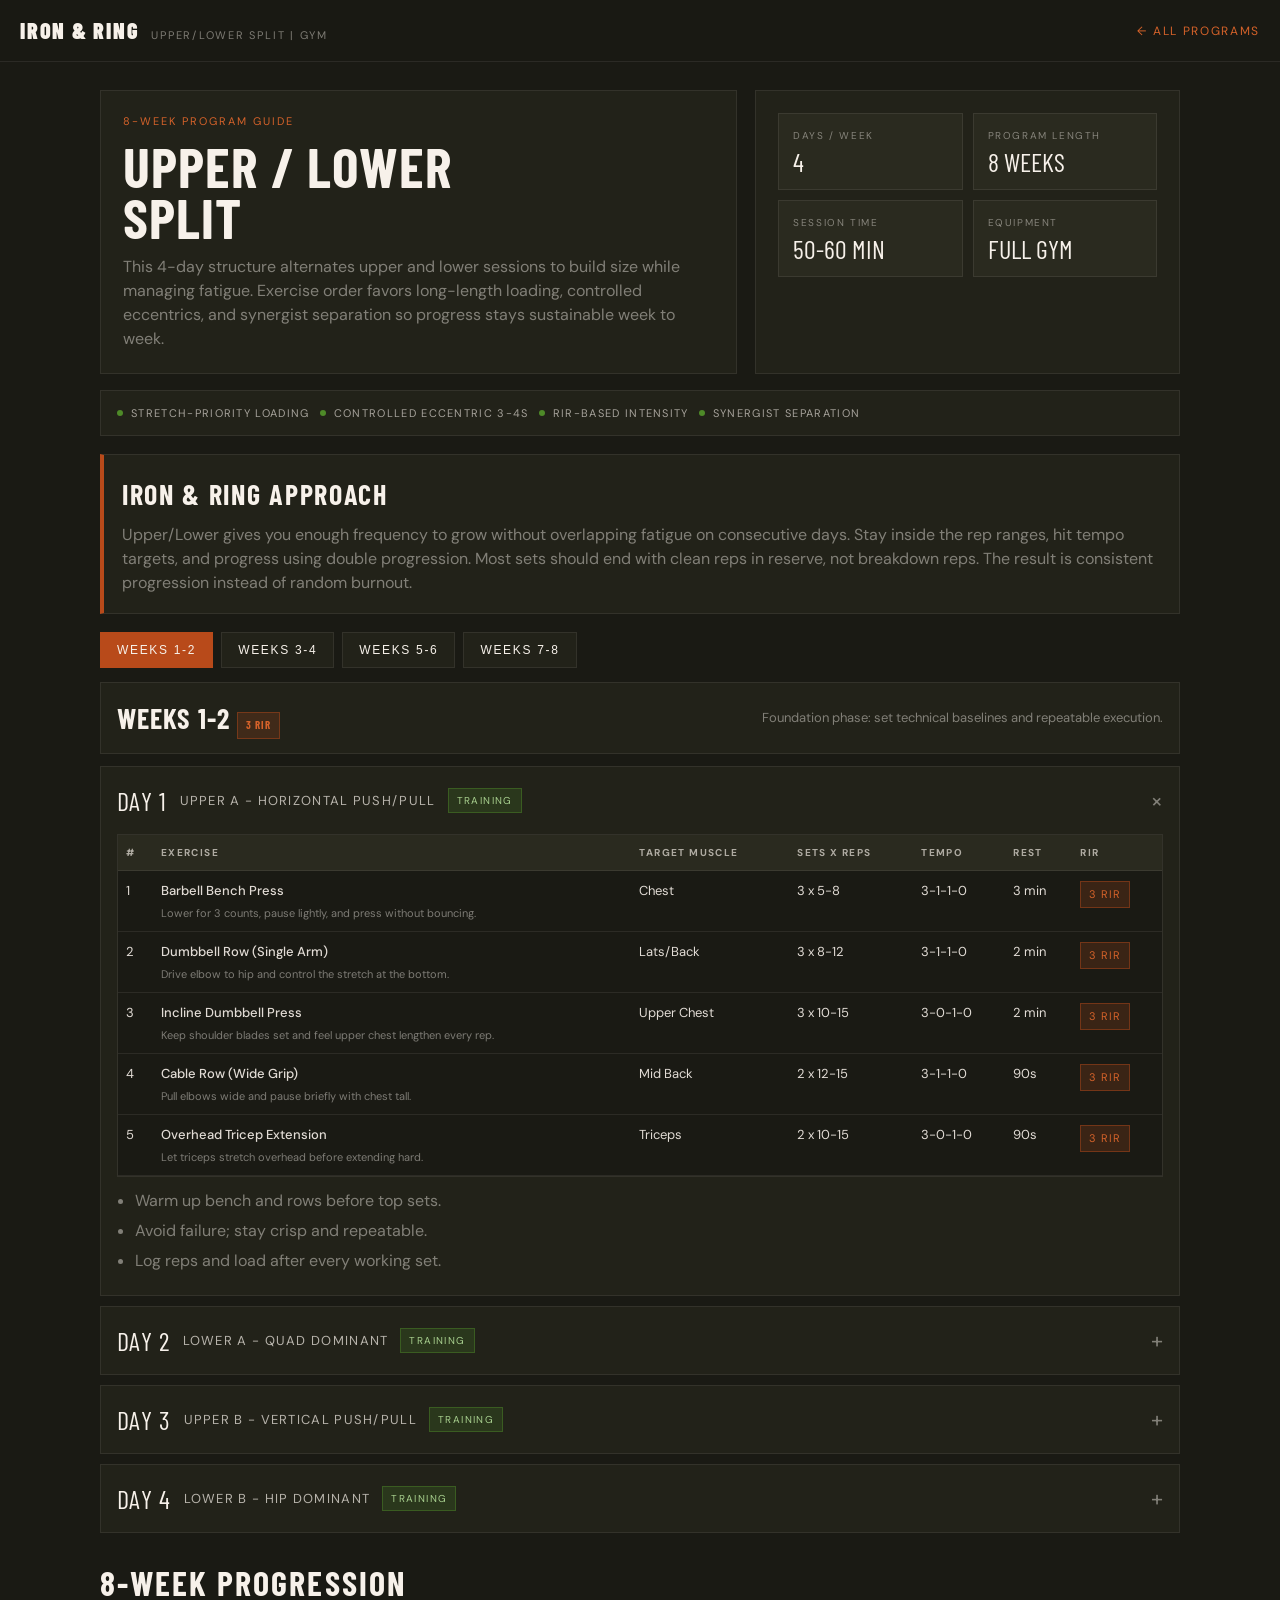
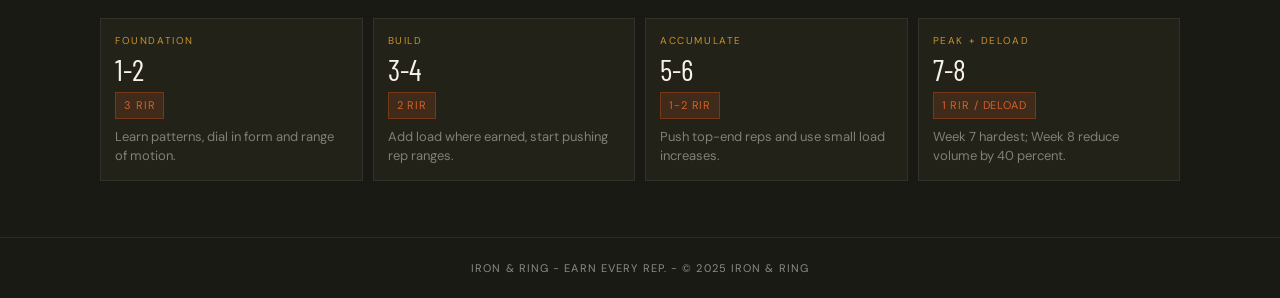
<file: upperlower-gym.html>
<!DOCTYPE html>
<html lang="en">
<head>
<meta charset="UTF-8">
<meta name="viewport" content="width=device-width, initial-scale=1.0">
<title>Iron & Ring | Upper/Lower Split (Gym)</title>
<link rel="preconnect" href="https://fonts.googleapis.com">
<link rel="preconnect" href="https://fonts.gstatic.com" crossorigin>
<link href="https://fonts.googleapis.com/css2?family=Barlow+Condensed:wght@700;800;900&family=DM+Sans:wght@300;400;500&display=swap" rel="stylesheet">
<style>
*{box-sizing:border-box;margin:0;padding:0;}
:root{--dark:#1A1A14;--dark-2:#222219;--dark-3:#2A2A1F;--green:#2D5016;--green-mid:#3B6B1F;--green-light:#4E8A28;--rust:#B84A1A;--rust-light:#D4622A;--cream:#F7F1EA;--muted:rgba(247,241,234,0.45);--gold:#C9922A;--border:rgba(247,241,234,0.08);} 
body{background:var(--dark);color:var(--cream);font-family:'DM Sans',sans-serif;line-height:1.5;}a{text-decoration:none;color:inherit;}
nav{position:sticky;top:0;z-index:50;background:rgba(26,26,20,0.95);border-bottom:1px solid var(--border);display:flex;justify-content:space-between;align-items:center;padding:14px 20px;}
.nav-left{display:flex;align-items:baseline;gap:12px;}.brand{font-family:'Barlow Condensed',sans-serif;font-weight:900;font-size:22px;letter-spacing:0.08em;text-transform:uppercase;}.program-tag{font-size:11px;letter-spacing:0.16em;text-transform:uppercase;color:var(--muted);} .back-link{font-size:12px;letter-spacing:0.14em;text-transform:uppercase;color:var(--rust-light);} 
main{max-width:1120px;margin:0 auto;padding:28px 20px 56px;}
.prog-hero{display:grid;grid-template-columns:1.2fr 0.8fr;gap:18px;margin-bottom:16px;}.hero-copy,.hero-stats{background:var(--dark-2);border:1px solid var(--border);padding:22px;}
.kicker{font-size:11px;letter-spacing:0.18em;text-transform:uppercase;color:var(--rust-light);margin-bottom:10px;}h1{font-family:'Barlow Condensed',sans-serif;font-size:56px;line-height:0.92;text-transform:uppercase;letter-spacing:0.02em;margin-bottom:12px;} .hero-copy p{color:var(--muted);max-width:64ch;}
.stats-grid{display:grid;grid-template-columns:repeat(2,minmax(0,1fr));gap:10px;}.stat{background:var(--dark-3);border:1px solid var(--border);padding:14px;}.stat-label{font-size:10px;letter-spacing:0.16em;text-transform:uppercase;color:var(--muted);margin-bottom:6px;}.stat-value{font-family:'Barlow Condensed',sans-serif;font-size:26px;line-height:1;text-transform:uppercase;}
.principles{display:flex;flex-wrap:wrap;gap:10px;margin:14px 0 18px;padding:14px 16px;background:var(--dark-2);border:1px solid var(--border);} .pr-item{display:flex;align-items:center;gap:8px;font-size:11px;letter-spacing:0.12em;text-transform:uppercase;color:rgba(247,241,234,0.62);} .p-dot{width:6px;height:6px;border-radius:50%;background:var(--green-light);} 
.philosophy{background:var(--dark-2);border:1px solid var(--border);border-left:4px solid var(--rust);padding:18px;margin-bottom:18px;} .philosophy h2{font-family:'Barlow Condensed',sans-serif;font-size:28px;letter-spacing:0.06em;text-transform:uppercase;margin-bottom:8px;} .philosophy p{color:var(--muted);} 
.week-nav{display:flex;flex-wrap:wrap;gap:8px;margin-bottom:14px;} .week-tab{border:1px solid var(--border);background:var(--dark-2);color:var(--cream);padding:10px 16px;font-size:12px;letter-spacing:0.14em;text-transform:uppercase;cursor:pointer;} .week-tab.active{background:var(--rust);border-color:var(--rust);} 
.week-block{display:none;} .week-block.active{display:block;} .week-intro{display:flex;flex-wrap:wrap;align-items:center;justify-content:space-between;gap:10px;background:var(--dark-2);border:1px solid var(--border);padding:14px 16px;margin-bottom:12px;} .week-intro h3{font-family:'Barlow Condensed',sans-serif;font-size:28px;letter-spacing:0.04em;text-transform:uppercase;} .week-intro p{font-size:13px;color:var(--muted);} 
.rir-badge{display:inline-block;background:rgba(184,74,26,0.2);color:var(--rust-light);border:1px solid rgba(184,74,26,0.45);font-size:11px;letter-spacing:0.08em;text-transform:uppercase;padding:4px 8px;}
.day-card{border:1px solid var(--border);background:var(--dark-2);margin-bottom:10px;} .day-header{display:flex;justify-content:space-between;align-items:center;gap:10px;padding:14px 16px;cursor:pointer;} .day-left{display:flex;align-items:center;gap:12px;flex-wrap:wrap;} .day-id{font-family:'Barlow Condensed',sans-serif;font-size:26px;letter-spacing:0.05em;text-transform:uppercase;} .day-name{font-size:13px;letter-spacing:0.1em;text-transform:uppercase;color:rgba(247,241,234,0.7);} .day-badge{font-size:10px;letter-spacing:0.14em;text-transform:uppercase;background:rgba(78,138,40,0.2);color:#a8d08f;border:1px solid rgba(78,138,40,0.45);padding:4px 8px;} .day-toggle{font-size:22px;line-height:1;transition:transform 0.2s ease;color:var(--muted);} .day-toggle.open{transform:rotate(45deg);} 
.day-body{max-height:0;overflow:hidden;padding:0 16px;transition:max-height 0.28s ease,padding 0.28s ease;} .day-body.open{max-height:2200px;padding:0 16px 16px;} .table-wrap{overflow-x:auto;border:1px solid var(--border);} table{width:100%;border-collapse:collapse;min-width:760px;background:var(--dark);} th,td{border-bottom:1px solid var(--border);padding:10px 8px;text-align:left;vertical-align:top;} th{font-size:10px;letter-spacing:0.14em;text-transform:uppercase;color:rgba(247,241,234,0.65);background:var(--dark-3);} td{font-size:13px;color:rgba(247,241,234,0.9);} .exercise-name{font-weight:500;} .cue{font-size:11px;color:var(--muted);margin-top:4px;} 
.note-list{margin:12px 0 0 18px;color:var(--muted);} .note-list li{margin-bottom:6px;} .same-callout{margin-top:10px;background:rgba(201,146,42,0.12);border:1px solid rgba(201,146,42,0.4);color:#e4c27b;padding:10px 12px;font-size:12px;letter-spacing:0.04em;text-transform:uppercase;}
.progression{margin-top:24px;} .progression h2{font-family:'Barlow Condensed',sans-serif;font-size:34px;letter-spacing:0.06em;text-transform:uppercase;margin-bottom:10px;} .progress-grid{display:grid;grid-template-columns:repeat(4,minmax(0,1fr));gap:10px;} .phase-card{background:var(--dark-2);border:1px solid var(--border);padding:14px;} .phase{font-size:10px;letter-spacing:0.16em;text-transform:uppercase;color:var(--gold);margin-bottom:6px;} .phase-weeks{font-family:'Barlow Condensed',sans-serif;font-size:30px;line-height:1;margin-bottom:8px;} .phase-rir{margin-bottom:8px;} .phase-card p{font-size:13px;color:var(--muted);} 
footer{border-top:1px solid var(--border);padding:22px 20px;text-align:center;font-size:11px;letter-spacing:0.1em;text-transform:uppercase;color:rgba(247,241,234,0.52);} 
@media (max-width:900px){.prog-hero{grid-template-columns:1fr;}}
@media (max-width:640px){main{padding:20px 14px 48px;}nav{padding:12px 14px;}h1{font-size:44px;}.stats-grid{grid-template-columns:repeat(2,minmax(0,1fr));}.principles{flex-direction:column;align-items:flex-start;}table th:nth-child(5),table td:nth-child(5),table th:nth-child(6),table td:nth-child(6){display:none;}.progress-grid{grid-template-columns:1fr 1fr;}}
</style>
</head>
<body>
<nav>
  <div class="nav-left"><div class="brand">Iron & Ring</div><div class="program-tag">Upper/Lower Split | Gym</div></div>
  <a class="back-link" href="bundle-index.html">&larr; All Programs</a>
</nav>
<main>
  <section class="prog-hero">
    <div class="hero-copy">
      <div class="kicker">8-Week Program Guide</div>
      <h1>Upper / Lower<br>Split</h1>
      <p>This 4-day structure alternates upper and lower sessions to build size while managing fatigue. Exercise order favors long-length loading, controlled eccentrics, and synergist separation so progress stays sustainable week to week.</p>
    </div>
    <div class="hero-stats"><div class="stats-grid">
      <div class="stat"><div class="stat-label">Days / Week</div><div class="stat-value">4</div></div>
      <div class="stat"><div class="stat-label">Program Length</div><div class="stat-value">8 Weeks</div></div>
      <div class="stat"><div class="stat-label">Session Time</div><div class="stat-value">50-60 Min</div></div>
      <div class="stat"><div class="stat-label">Equipment</div><div class="stat-value">Full Gym</div></div>
    </div></div>
  </section>

  <section class="principles">
    <div class="pr-item"><span class="p-dot"></span>Stretch-Priority Loading</div>
    <div class="pr-item"><span class="p-dot"></span>Controlled Eccentric 3-4s</div>
    <div class="pr-item"><span class="p-dot"></span>RIR-Based Intensity</div>
    <div class="pr-item"><span class="p-dot"></span>Synergist Separation</div>
  </section>

  <section class="philosophy">
    <h2>Iron & Ring Approach</h2>
    <p>Upper/Lower gives you enough frequency to grow without overlapping fatigue on consecutive days. Stay inside the rep ranges, hit tempo targets, and progress using double progression. Most sets should end with clean reps in reserve, not breakdown reps. The result is consistent progression instead of random burnout.</p>
  </section>

  <section class="week-nav">
    <button class="week-tab active" onclick="showWeek(1,this)">Weeks 1-2</button>
    <button class="week-tab" onclick="showWeek(2,this)">Weeks 3-4</button>
    <button class="week-tab" onclick="showWeek(3,this)">Weeks 5-6</button>
    <button class="week-tab" onclick="showWeek(4,this)">Weeks 7-8</button>
  </section>

  <section class="prog-content">
    <div id="week-1" class="week-block active">
      <div class="week-intro"><h3>Weeks 1-2 <span class="rir-badge">3 RIR</span></h3><p>Foundation phase: set technical baselines and repeatable execution.</p></div>

      <article class="day-card">
        <div class="day-header" onclick="toggleDay(this)"><div class="day-left"><div class="day-id">Day 1</div><div class="day-name">Upper A - Horizontal Push/Pull</div><div class="day-badge">Training</div></div><div class="day-toggle">+</div></div>
        <div class="day-body">
          <div class="table-wrap"><table><thead><tr><th>#</th><th>Exercise</th><th>Target Muscle</th><th>Sets x Reps</th><th>Tempo</th><th>Rest</th><th>RIR</th></tr></thead><tbody>
            <tr><td>1</td><td><div class="exercise-name">Barbell Bench Press</div><div class="cue">Lower for 3 counts, pause lightly, and press without bouncing.</div></td><td>Chest</td><td>3 x 5-8</td><td>3-1-1-0</td><td>3 min</td><td><span class="rir-badge">3 RIR</span></td></tr>
            <tr><td>2</td><td><div class="exercise-name">Dumbbell Row (Single Arm)</div><div class="cue">Drive elbow to hip and control the stretch at the bottom.</div></td><td>Lats/Back</td><td>3 x 8-12</td><td>3-1-1-0</td><td>2 min</td><td><span class="rir-badge">3 RIR</span></td></tr>
            <tr><td>3</td><td><div class="exercise-name">Incline Dumbbell Press</div><div class="cue">Keep shoulder blades set and feel upper chest lengthen every rep.</div></td><td>Upper Chest</td><td>3 x 10-15</td><td>3-0-1-0</td><td>2 min</td><td><span class="rir-badge">3 RIR</span></td></tr>
            <tr><td>4</td><td><div class="exercise-name">Cable Row (Wide Grip)</div><div class="cue">Pull elbows wide and pause briefly with chest tall.</div></td><td>Mid Back</td><td>2 x 12-15</td><td>3-1-1-0</td><td>90s</td><td><span class="rir-badge">3 RIR</span></td></tr>
            <tr><td>5</td><td><div class="exercise-name">Overhead Tricep Extension</div><div class="cue">Let triceps stretch overhead before extending hard.</div></td><td>Triceps</td><td>2 x 10-15</td><td>3-0-1-0</td><td>90s</td><td><span class="rir-badge">3 RIR</span></td></tr>
          </tbody></table></div>
          <ul class="note-list"><li>Warm up bench and rows before top sets.</li><li>Avoid failure; stay crisp and repeatable.</li><li>Log reps and load after every working set.</li></ul>
        </div>
      </article>

      <article class="day-card">
        <div class="day-header" onclick="toggleDay(this)"><div class="day-left"><div class="day-id">Day 2</div><div class="day-name">Lower A - Quad Dominant</div><div class="day-badge">Training</div></div><div class="day-toggle">+</div></div>
        <div class="day-body">
          <div class="table-wrap"><table><thead><tr><th>#</th><th>Exercise</th><th>Target Muscle</th><th>Sets x Reps</th><th>Tempo</th><th>Rest</th><th>RIR</th></tr></thead><tbody>
            <tr><td>1</td><td><div class="exercise-name">Barbell Back Squat</div><div class="cue">Brace hard and keep torso position stable through depth.</div></td><td>Quads/Glutes</td><td>3 x 5-8</td><td>3-1-1-0</td><td>3 min</td><td><span class="rir-badge">3 RIR</span></td></tr>
            <tr><td>2</td><td><div class="exercise-name">Bulgarian Split Squat</div><div class="cue">Take a long stride and sink under control for quad stretch.</div></td><td>Quads/Glutes</td><td>3 x 8-12</td><td>3-0-1-0</td><td>2.5 min</td><td><span class="rir-badge">3 RIR</span></td></tr>
            <tr><td>3</td><td><div class="exercise-name">Leg Extension</div><div class="cue">Pause at peak and lower slowly to keep tension on quads.</div></td><td>Quads</td><td>3 x 12-15</td><td>3-1-1-0</td><td>90s</td><td><span class="rir-badge">3 RIR</span></td></tr>
            <tr><td>4</td><td><div class="exercise-name">Seated Calf Raise</div><div class="cue">Stretch fully at the bottom and avoid bouncing reps.</div></td><td>Soleus</td><td>3 x 12-15</td><td>3-1-1-0</td><td>90s</td><td><span class="rir-badge">3 RIR</span></td></tr>
          </tbody></table></div>
          <ul class="note-list"><li>Respect rest windows for heavy leg compounds.</li><li>Range quality beats rushing through reps.</li></ul>
        </div>
      </article>

      <article class="day-card">
        <div class="day-header" onclick="toggleDay(this)"><div class="day-left"><div class="day-id">Day 3</div><div class="day-name">Upper B - Vertical Push/Pull</div><div class="day-badge">Training</div></div><div class="day-toggle">+</div></div>
        <div class="day-body">
          <div class="table-wrap"><table><thead><tr><th>#</th><th>Exercise</th><th>Target Muscle</th><th>Sets x Reps</th><th>Tempo</th><th>Rest</th><th>RIR</th></tr></thead><tbody>
            <tr><td>1</td><td><div class="exercise-name">Lat Pulldown (Wide Grip)</div><div class="cue">Initiate with lats and pull elbows down to ribs.</div></td><td>Lats</td><td>3 x 8-12</td><td>3-1-1-0</td><td>2.5 min</td><td><span class="rir-badge">3 RIR</span></td></tr>
            <tr><td>2</td><td><div class="exercise-name">Seated Dumbbell Press</div><div class="cue">Lower to ear level with control and press in a straight path.</div></td><td>Shoulders</td><td>3 x 8-12</td><td>3-0-1-0</td><td>2 min</td><td><span class="rir-badge">3 RIR</span></td></tr>
            <tr><td>3</td><td><div class="exercise-name">Incline Dumbbell Curl</div><div class="cue">Let elbows stay behind torso to bias long head stretch.</div></td><td>Biceps</td><td>3 x 10-15</td><td>3-0-1-1</td><td>90s</td><td><span class="rir-badge">3 RIR</span></td></tr>
            <tr><td>4</td><td><div class="exercise-name">Cable Lateral Raise</div><div class="cue">Raise in the scapular plane and pause briefly at top.</div></td><td>Side Delts</td><td>2 x 15-20</td><td>2-0-1-1</td><td>90s</td><td><span class="rir-badge">3 RIR</span></td></tr>
            <tr><td>5</td><td><div class="exercise-name">Cable Face Pull</div><div class="cue">Pull to eye line and keep shoulders down and back.</div></td><td>Rear Delts</td><td>2 x 15-20</td><td>2-1-1-0</td><td>90s</td><td><span class="rir-badge">3 RIR</span></td></tr>
          </tbody></table></div>
          <ul class="note-list"><li>Tempo discipline is non-negotiable this phase.</li><li>Stop every set with visible control still intact.</li></ul>
        </div>
      </article>

      <article class="day-card">
        <div class="day-header" onclick="toggleDay(this)"><div class="day-left"><div class="day-id">Day 4</div><div class="day-name">Lower B - Hip Dominant</div><div class="day-badge">Training</div></div><div class="day-toggle">+</div></div>
        <div class="day-body">
          <div class="table-wrap"><table><thead><tr><th>#</th><th>Exercise</th><th>Target Muscle</th><th>Sets x Reps</th><th>Tempo</th><th>Rest</th><th>RIR</th></tr></thead><tbody>
            <tr><td>1</td><td><div class="exercise-name">Romanian Deadlift</div><div class="cue">Load hamstrings by reaching hips back with neutral spine.</div></td><td>Hamstrings/Glutes</td><td>3 x 6-10</td><td>4-0-1-0</td><td>3 min</td><td><span class="rir-badge">3 RIR</span></td></tr>
            <tr><td>2</td><td><div class="exercise-name">Lying Leg Curl</div><div class="cue">Keep hips pinned and squeeze at peak contraction.</div></td><td>Hamstrings</td><td>3 x 10-15</td><td>3-1-1-0</td><td>2 min</td><td><span class="rir-badge">3 RIR</span></td></tr>
            <tr><td>3</td><td><div class="exercise-name">Leg Press (Feet High, Wide)</div><div class="cue">Lower deep under control to feel glutes and hamstrings stretch.</div></td><td>Glutes/Hams</td><td>3 x 10-15</td><td>3-0-1-0</td><td>2 min</td><td><span class="rir-badge">3 RIR</span></td></tr>
            <tr><td>4</td><td><div class="exercise-name">Standing Calf Raise</div><div class="cue">Pause in stretched bottom and drive up through big toe.</div></td><td>Gastrocnemius</td><td>3 x 10-15</td><td>3-1-1-0</td><td>90s</td><td><span class="rir-badge">3 RIR</span></td></tr>
          </tbody></table></div>
          <ul class="note-list"><li>Heavy hinge quality defines this day.</li><li>Track both reps and perceived effort honestly.</li></ul>
        </div>
      </article>
    </div>

    <div id="week-2" class="week-block">
      <div class="week-intro"><h3>Weeks 3-4 <span class="rir-badge">2 RIR</span></h3><p>Build phase: same exercises, tighter execution, and load progression where earned.</p></div>
      <article class="day-card"><div class="day-header" onclick="toggleDay(this)"><div class="day-left"><div class="day-id">Day 1</div><div class="day-name">Upper A</div><div class="day-badge">Training</div></div><div class="day-toggle">+</div></div><div class="day-body"><div class="same-callout">Same exercises as Weeks 1-2 - update RIR and load.</div><ul class="note-list"><li>Target 2 RIR on all working sets.</li></ul></div></article>
      <article class="day-card"><div class="day-header" onclick="toggleDay(this)"><div class="day-left"><div class="day-id">Day 2</div><div class="day-name">Lower A</div><div class="day-badge">Training</div></div><div class="day-toggle">+</div></div><div class="day-body"><div class="same-callout">Same exercises as Weeks 1-2 - update RIR and load.</div><ul class="note-list"><li>Add load only once all sets hit top reps.</li></ul></div></article>
      <article class="day-card"><div class="day-header" onclick="toggleDay(this)"><div class="day-left"><div class="day-id">Day 3</div><div class="day-name">Upper B</div><div class="day-badge">Training</div></div><div class="day-toggle">+</div></div><div class="day-body"><div class="same-callout">Same exercises as Weeks 1-2 - update RIR and load.</div><ul class="note-list"><li>Keep 3-4 second lowering under fatigue.</li></ul></div></article>
      <article class="day-card"><div class="day-header" onclick="toggleDay(this)"><div class="day-left"><div class="day-id">Day 4</div><div class="day-name">Lower B</div><div class="day-badge">Training</div></div><div class="day-toggle">+</div></div><div class="day-body"><div class="same-callout">Same exercises as Weeks 1-2 - update RIR and load.</div><ul class="note-list"><li>Rest enough to protect heavy hinge performance.</li></ul></div></article>
    </div>

    <div id="week-3" class="week-block">
      <div class="week-intro"><h3>Weeks 5-6 <span class="rir-badge">1-2 RIR</span></h3><p>Accumulation phase: push the top of rep ranges and keep quality high.</p></div>
      <article class="day-card"><div class="day-header" onclick="toggleDay(this)"><div class="day-left"><div class="day-id">Day 1</div><div class="day-name">Upper A</div><div class="day-badge">Training</div></div><div class="day-toggle">+</div></div><div class="day-body"><div class="same-callout">Same exercises as Weeks 1-2 - update RIR and load.</div></div></article>
      <article class="day-card"><div class="day-header" onclick="toggleDay(this)"><div class="day-left"><div class="day-id">Day 2</div><div class="day-name">Lower A</div><div class="day-badge">Training</div></div><div class="day-toggle">+</div></div><div class="day-body"><div class="same-callout">Same exercises as Weeks 1-2 - update RIR and load.</div></div></article>
      <article class="day-card"><div class="day-header" onclick="toggleDay(this)"><div class="day-left"><div class="day-id">Day 3</div><div class="day-name">Upper B</div><div class="day-badge">Training</div></div><div class="day-toggle">+</div></div><div class="day-body"><div class="same-callout">Same exercises as Weeks 1-2 - update RIR and load.</div></div></article>
      <article class="day-card"><div class="day-header" onclick="toggleDay(this)"><div class="day-left"><div class="day-id">Day 4</div><div class="day-name">Lower B</div><div class="day-badge">Training</div></div><div class="day-toggle">+</div></div><div class="day-body"><div class="same-callout">Same exercises as Weeks 1-2 - update RIR and load.</div></div></article>
    </div>

    <div id="week-4" class="week-block">
      <div class="week-intro"><h3>Weeks 7-8 <span class="rir-badge">1 RIR / Deload</span></h3><p>Week 7 pushes hard, Week 8 drops volume by around 40 percent.</p></div>
      <article class="day-card"><div class="day-header" onclick="toggleDay(this)"><div class="day-left"><div class="day-id">Day 1</div><div class="day-name">Upper A</div><div class="day-badge">Training</div></div><div class="day-toggle">+</div></div><div class="day-body"><div class="same-callout">Week 7 peak intensity, Week 8 deload volume.</div></div></article>
      <article class="day-card"><div class="day-header" onclick="toggleDay(this)"><div class="day-left"><div class="day-id">Day 2</div><div class="day-name">Lower A</div><div class="day-badge">Training</div></div><div class="day-toggle">+</div></div><div class="day-body"><div class="same-callout">Week 7 peak intensity, Week 8 deload volume.</div></div></article>
      <article class="day-card"><div class="day-header" onclick="toggleDay(this)"><div class="day-left"><div class="day-id">Day 3</div><div class="day-name">Upper B</div><div class="day-badge">Training</div></div><div class="day-toggle">+</div></div><div class="day-body"><div class="same-callout">Week 7 peak intensity, Week 8 deload volume.</div></div></article>
      <article class="day-card"><div class="day-header" onclick="toggleDay(this)"><div class="day-left"><div class="day-id">Day 4</div><div class="day-name">Lower B</div><div class="day-badge">Training</div></div><div class="day-toggle">+</div></div><div class="day-body"><div class="same-callout">Week 7 peak intensity, Week 8 deload volume.</div></div></article>
    </div>
  </section>

  <section class="progression">
    <h2>8-Week Progression</h2>
    <div class="progress-grid">
      <div class="phase-card"><div class="phase">Foundation</div><div class="phase-weeks">1-2</div><div class="phase-rir"><span class="rir-badge">3 RIR</span></div><p>Learn patterns, dial in form and range of motion.</p></div>
      <div class="phase-card"><div class="phase">Build</div><div class="phase-weeks">3-4</div><div class="phase-rir"><span class="rir-badge">2 RIR</span></div><p>Add load where earned, start pushing rep ranges.</p></div>
      <div class="phase-card"><div class="phase">Accumulate</div><div class="phase-weeks">5-6</div><div class="phase-rir"><span class="rir-badge">1-2 RIR</span></div><p>Push top-end reps and use small load increases.</p></div>
      <div class="phase-card"><div class="phase">Peak + Deload</div><div class="phase-weeks">7-8</div><div class="phase-rir"><span class="rir-badge">1 RIR / Deload</span></div><p>Week 7 hardest; Week 8 reduce volume by 40 percent.</p></div>
    </div>
  </section>
</main>

<footer>Iron & Ring - Earn every rep. - &copy; 2025 Iron & Ring</footer>

<script>
function showWeek(n, btn) {
  document.querySelectorAll('.week-tab').forEach(b => b.classList.remove('active'));
  document.querySelectorAll('.week-block').forEach(b => b.classList.remove('active'));
  btn.classList.add('active');
  document.getElementById('week-' + n).classList.add('active');
}
function toggleDay(header) {
  const body = header.nextElementSibling;
  const toggle = header.querySelector('.day-toggle');
  const isOpen = body.classList.contains('open');
  body.classList.toggle('open', !isOpen);
  toggle.classList.toggle('open', !isOpen);
}
document.addEventListener('DOMContentLoaded', () => {
  const firstHeader = document.querySelector('.day-header');
  if (firstHeader) toggleDay(firstHeader);
});
</script>
</body>
</html>
</file>
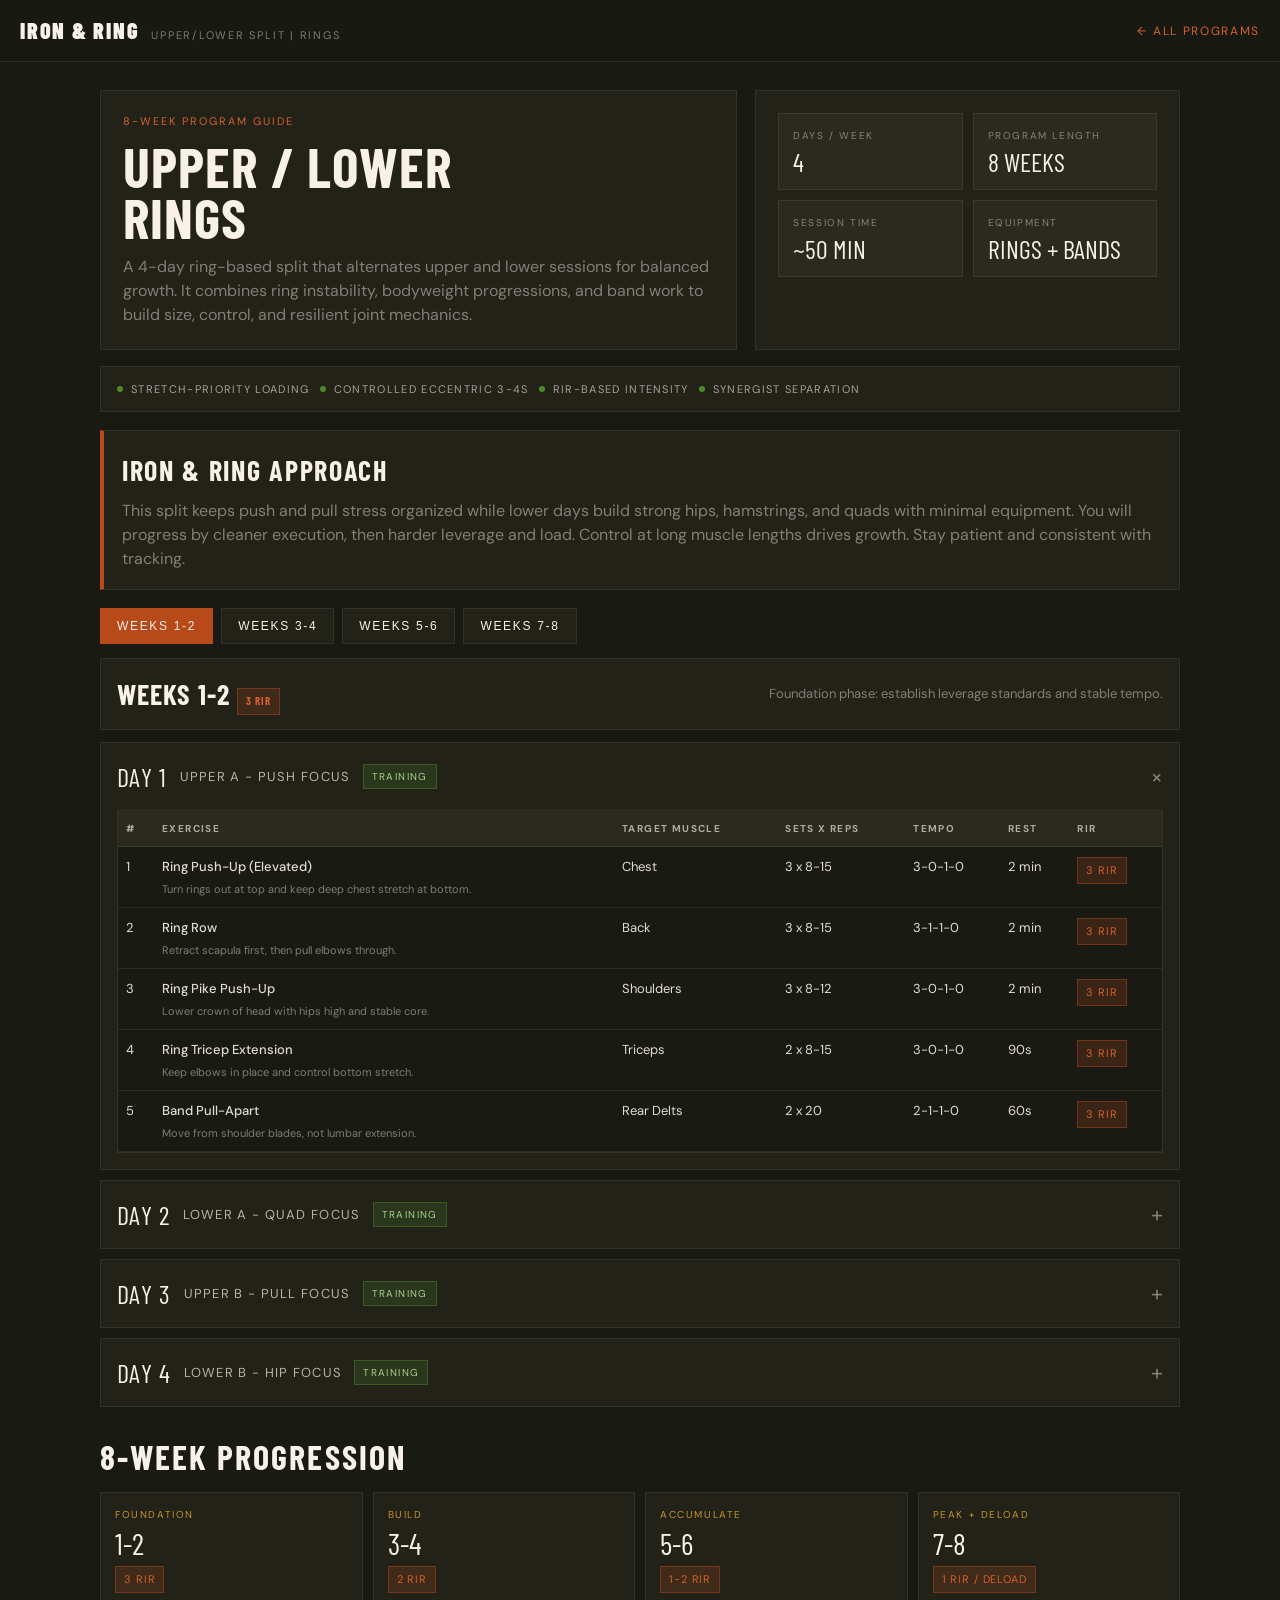
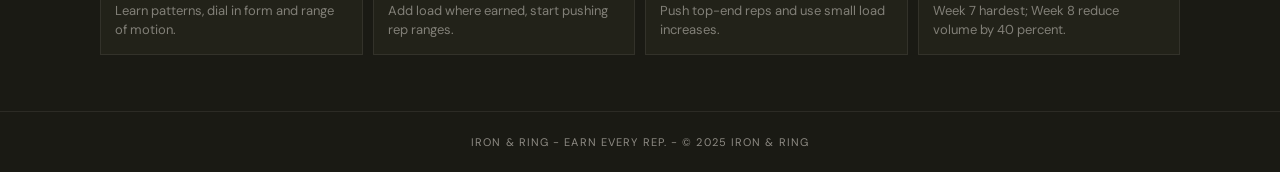
<file: upperlower-rings.html>
<!DOCTYPE html>
<html lang="en">
<head>
<meta charset="UTF-8">
<meta name="viewport" content="width=device-width, initial-scale=1.0">
<title>Iron & Ring | Upper/Lower Split (Rings)</title>
<link rel="preconnect" href="https://fonts.googleapis.com">
<link rel="preconnect" href="https://fonts.gstatic.com" crossorigin>
<link href="https://fonts.googleapis.com/css2?family=Barlow+Condensed:wght@700;800;900&family=DM+Sans:wght@300;400;500&display=swap" rel="stylesheet">
<style>
*{box-sizing:border-box;margin:0;padding:0;}
:root{--dark:#1A1A14;--dark-2:#222219;--dark-3:#2A2A1F;--green:#2D5016;--green-mid:#3B6B1F;--green-light:#4E8A28;--rust:#B84A1A;--rust-light:#D4622A;--cream:#F7F1EA;--muted:rgba(247,241,234,0.45);--gold:#C9922A;--border:rgba(247,241,234,0.08);} 
body{background:var(--dark);color:var(--cream);font-family:'DM Sans',sans-serif;line-height:1.5;}a{text-decoration:none;color:inherit;}
nav{position:sticky;top:0;z-index:50;background:rgba(26,26,20,0.95);border-bottom:1px solid var(--border);display:flex;justify-content:space-between;align-items:center;padding:14px 20px;}
.nav-left{display:flex;align-items:baseline;gap:12px;}.brand{font-family:'Barlow Condensed',sans-serif;font-weight:900;font-size:22px;letter-spacing:0.08em;text-transform:uppercase;}.program-tag{font-size:11px;letter-spacing:0.16em;text-transform:uppercase;color:var(--muted);} .back-link{font-size:12px;letter-spacing:0.14em;text-transform:uppercase;color:var(--rust-light);} 
main{max-width:1120px;margin:0 auto;padding:28px 20px 56px;}
.prog-hero{display:grid;grid-template-columns:1.2fr 0.8fr;gap:18px;margin-bottom:16px;}.hero-copy,.hero-stats{background:var(--dark-2);border:1px solid var(--border);padding:22px;}
.kicker{font-size:11px;letter-spacing:0.18em;text-transform:uppercase;color:var(--rust-light);margin-bottom:10px;}h1{font-family:'Barlow Condensed',sans-serif;font-size:56px;line-height:0.92;text-transform:uppercase;letter-spacing:0.02em;margin-bottom:12px;} .hero-copy p{color:var(--muted);max-width:64ch;}
.stats-grid{display:grid;grid-template-columns:repeat(2,minmax(0,1fr));gap:10px;}.stat{background:var(--dark-3);border:1px solid var(--border);padding:14px;}.stat-label{font-size:10px;letter-spacing:0.16em;text-transform:uppercase;color:var(--muted);margin-bottom:6px;}.stat-value{font-family:'Barlow Condensed',sans-serif;font-size:26px;line-height:1;text-transform:uppercase;}
.principles{display:flex;flex-wrap:wrap;gap:10px;margin:14px 0 18px;padding:14px 16px;background:var(--dark-2);border:1px solid var(--border);} .pr-item{display:flex;align-items:center;gap:8px;font-size:11px;letter-spacing:0.12em;text-transform:uppercase;color:rgba(247,241,234,0.62);} .p-dot{width:6px;height:6px;border-radius:50%;background:var(--green-light);} 
.philosophy{background:var(--dark-2);border:1px solid var(--border);border-left:4px solid var(--rust);padding:18px;margin-bottom:18px;} .philosophy h2{font-family:'Barlow Condensed',sans-serif;font-size:28px;letter-spacing:0.06em;text-transform:uppercase;margin-bottom:8px;} .philosophy p{color:var(--muted);} 
.week-nav{display:flex;flex-wrap:wrap;gap:8px;margin-bottom:14px;} .week-tab{border:1px solid var(--border);background:var(--dark-2);color:var(--cream);padding:10px 16px;font-size:12px;letter-spacing:0.14em;text-transform:uppercase;cursor:pointer;} .week-tab.active{background:var(--rust);border-color:var(--rust);} 
.week-block{display:none;} .week-block.active{display:block;} .week-intro{display:flex;flex-wrap:wrap;align-items:center;justify-content:space-between;gap:10px;background:var(--dark-2);border:1px solid var(--border);padding:14px 16px;margin-bottom:12px;} .week-intro h3{font-family:'Barlow Condensed',sans-serif;font-size:28px;letter-spacing:0.04em;text-transform:uppercase;} .week-intro p{font-size:13px;color:var(--muted);} 
.rir-badge{display:inline-block;background:rgba(184,74,26,0.2);color:var(--rust-light);border:1px solid rgba(184,74,26,0.45);font-size:11px;letter-spacing:0.08em;text-transform:uppercase;padding:4px 8px;}
.day-card{border:1px solid var(--border);background:var(--dark-2);margin-bottom:10px;} .day-header{display:flex;justify-content:space-between;align-items:center;gap:10px;padding:14px 16px;cursor:pointer;} .day-left{display:flex;align-items:center;gap:12px;flex-wrap:wrap;} .day-id{font-family:'Barlow Condensed',sans-serif;font-size:26px;letter-spacing:0.05em;text-transform:uppercase;} .day-name{font-size:13px;letter-spacing:0.1em;text-transform:uppercase;color:rgba(247,241,234,0.7);} .day-badge{font-size:10px;letter-spacing:0.14em;text-transform:uppercase;background:rgba(78,138,40,0.2);color:#a8d08f;border:1px solid rgba(78,138,40,0.45);padding:4px 8px;} .day-toggle{font-size:22px;line-height:1;transition:transform 0.2s ease;color:var(--muted);} .day-toggle.open{transform:rotate(45deg);} 
.day-body{max-height:0;overflow:hidden;padding:0 16px;transition:max-height 0.28s ease,padding 0.28s ease;} .day-body.open{max-height:2200px;padding:0 16px 16px;} .table-wrap{overflow-x:auto;border:1px solid var(--border);} table{width:100%;border-collapse:collapse;min-width:760px;background:var(--dark);} th,td{border-bottom:1px solid var(--border);padding:10px 8px;text-align:left;vertical-align:top;} th{font-size:10px;letter-spacing:0.14em;text-transform:uppercase;color:rgba(247,241,234,0.65);background:var(--dark-3);} td{font-size:13px;color:rgba(247,241,234,0.9);} .exercise-name{font-weight:500;} .cue{font-size:11px;color:var(--muted);margin-top:4px;} 
.note-list{margin:12px 0 0 18px;color:var(--muted);} .note-list li{margin-bottom:6px;} .same-callout{margin-top:10px;background:rgba(201,146,42,0.12);border:1px solid rgba(201,146,42,0.4);color:#e4c27b;padding:10px 12px;font-size:12px;letter-spacing:0.04em;text-transform:uppercase;}
.progression{margin-top:24px;} .progression h2{font-family:'Barlow Condensed',sans-serif;font-size:34px;letter-spacing:0.06em;text-transform:uppercase;margin-bottom:10px;} .progress-grid{display:grid;grid-template-columns:repeat(4,minmax(0,1fr));gap:10px;} .phase-card{background:var(--dark-2);border:1px solid var(--border);padding:14px;} .phase{font-size:10px;letter-spacing:0.16em;text-transform:uppercase;color:var(--gold);margin-bottom:6px;} .phase-weeks{font-family:'Barlow Condensed',sans-serif;font-size:30px;line-height:1;margin-bottom:8px;} .phase-rir{margin-bottom:8px;} .phase-card p{font-size:13px;color:var(--muted);} 
footer{border-top:1px solid var(--border);padding:22px 20px;text-align:center;font-size:11px;letter-spacing:0.1em;text-transform:uppercase;color:rgba(247,241,234,0.52);} 
@media (max-width:900px){.prog-hero{grid-template-columns:1fr;}}
@media (max-width:640px){main{padding:20px 14px 48px;}nav{padding:12px 14px;}h1{font-size:44px;}.stats-grid{grid-template-columns:repeat(2,minmax(0,1fr));}.principles{flex-direction:column;align-items:flex-start;}table th:nth-child(5),table td:nth-child(5),table th:nth-child(6),table td:nth-child(6){display:none;}.progress-grid{grid-template-columns:1fr 1fr;}}
</style>
</head>
<body>
<nav>
  <div class="nav-left"><div class="brand">Iron & Ring</div><div class="program-tag">Upper/Lower Split | Rings</div></div>
  <a class="back-link" href="bundle-index.html">&larr; All Programs</a>
</nav>
<main>
  <section class="prog-hero">
    <div class="hero-copy"><div class="kicker">8-Week Program Guide</div><h1>Upper / Lower<br>Rings</h1><p>A 4-day ring-based split that alternates upper and lower sessions for balanced growth. It combines ring instability, bodyweight progressions, and band work to build size, control, and resilient joint mechanics.</p></div>
    <div class="hero-stats"><div class="stats-grid">
      <div class="stat"><div class="stat-label">Days / Week</div><div class="stat-value">4</div></div>
      <div class="stat"><div class="stat-label">Program Length</div><div class="stat-value">8 Weeks</div></div>
      <div class="stat"><div class="stat-label">Session Time</div><div class="stat-value">~50 Min</div></div>
      <div class="stat"><div class="stat-label">Equipment</div><div class="stat-value">Rings + Bands</div></div>
    </div></div>
  </section>

  <section class="principles"><div class="pr-item"><span class="p-dot"></span>Stretch-Priority Loading</div><div class="pr-item"><span class="p-dot"></span>Controlled Eccentric 3-4s</div><div class="pr-item"><span class="p-dot"></span>RIR-Based Intensity</div><div class="pr-item"><span class="p-dot"></span>Synergist Separation</div></section>
  <section class="philosophy"><h2>Iron & Ring Approach</h2><p>This split keeps push and pull stress organized while lower days build strong hips, hamstrings, and quads with minimal equipment. You will progress by cleaner execution, then harder leverage and load. Control at long muscle lengths drives growth. Stay patient and consistent with tracking.</p></section>

  <section class="week-nav"><button class="week-tab active" onclick="showWeek(1,this)">Weeks 1-2</button><button class="week-tab" onclick="showWeek(2,this)">Weeks 3-4</button><button class="week-tab" onclick="showWeek(3,this)">Weeks 5-6</button><button class="week-tab" onclick="showWeek(4,this)">Weeks 7-8</button></section>

  <section class="prog-content">
    <div id="week-1" class="week-block active"><div class="week-intro"><h3>Weeks 1-2 <span class="rir-badge">3 RIR</span></h3><p>Foundation phase: establish leverage standards and stable tempo.</p></div>

      <article class="day-card"><div class="day-header" onclick="toggleDay(this)"><div class="day-left"><div class="day-id">Day 1</div><div class="day-name">Upper A - Push Focus</div><div class="day-badge">Training</div></div><div class="day-toggle">+</div></div><div class="day-body"><div class="table-wrap"><table><thead><tr><th>#</th><th>Exercise</th><th>Target Muscle</th><th>Sets x Reps</th><th>Tempo</th><th>Rest</th><th>RIR</th></tr></thead><tbody>
        <tr><td>1</td><td><div class="exercise-name">Ring Push-Up (Elevated)</div><div class="cue">Turn rings out at top and keep deep chest stretch at bottom.</div></td><td>Chest</td><td>3 x 8-15</td><td>3-0-1-0</td><td>2 min</td><td><span class="rir-badge">3 RIR</span></td></tr>
        <tr><td>2</td><td><div class="exercise-name">Ring Row</div><div class="cue">Retract scapula first, then pull elbows through.</div></td><td>Back</td><td>3 x 8-15</td><td>3-1-1-0</td><td>2 min</td><td><span class="rir-badge">3 RIR</span></td></tr>
        <tr><td>3</td><td><div class="exercise-name">Ring Pike Push-Up</div><div class="cue">Lower crown of head with hips high and stable core.</div></td><td>Shoulders</td><td>3 x 8-12</td><td>3-0-1-0</td><td>2 min</td><td><span class="rir-badge">3 RIR</span></td></tr>
        <tr><td>4</td><td><div class="exercise-name">Ring Tricep Extension</div><div class="cue">Keep elbows in place and control bottom stretch.</div></td><td>Triceps</td><td>2 x 8-15</td><td>3-0-1-0</td><td>90s</td><td><span class="rir-badge">3 RIR</span></td></tr>
        <tr><td>5</td><td><div class="exercise-name">Band Pull-Apart</div><div class="cue">Move from shoulder blades, not lumbar extension.</div></td><td>Rear Delts</td><td>2 x 20</td><td>2-1-1-0</td><td>60s</td><td><span class="rir-badge">3 RIR</span></td></tr>
      </tbody></table></div></div></article>

      <article class="day-card"><div class="day-header" onclick="toggleDay(this)"><div class="day-left"><div class="day-id">Day 2</div><div class="day-name">Lower A - Quad Focus</div><div class="day-badge">Training</div></div><div class="day-toggle">+</div></div><div class="day-body"><div class="table-wrap"><table><thead><tr><th>#</th><th>Exercise</th><th>Target Muscle</th><th>Sets x Reps</th><th>Tempo</th><th>Rest</th><th>RIR</th></tr></thead><tbody>
        <tr><td>1</td><td><div class="exercise-name">Bulgarian Split Squat</div><div class="cue">Descend slowly and keep front-leg loading consistent.</div></td><td>Quads/Glutes</td><td>3 x 8-15</td><td>3-0-1-0</td><td>2.5 min</td><td><span class="rir-badge">3 RIR</span></td></tr>
        <tr><td>2</td><td><div class="exercise-name">Single-Leg Glute Bridge</div><div class="cue">Keep pelvis level and pause at full hip extension.</div></td><td>Glutes</td><td>3 x 12-15</td><td>3-1-1-0</td><td>90s</td><td><span class="rir-badge">3 RIR</span></td></tr>
        <tr><td>3</td><td><div class="exercise-name">Nordic Curl (Progression)</div><div class="cue">Resist the descent as long as possible before assisting up.</div></td><td>Hamstrings</td><td>3 x 3-8</td><td>5-0-1-0</td><td>3 min</td><td><span class="rir-badge">3 RIR</span></td></tr>
        <tr><td>4</td><td><div class="exercise-name">Band Standing Abduction</div><div class="cue">Keep hips square and control both directions.</div></td><td>Glutes/TFL</td><td>2 x 20</td><td>2-1-1-0</td><td>60s</td><td><span class="rir-badge">3 RIR</span></td></tr>
      </tbody></table></div></div></article>

      <article class="day-card"><div class="day-header" onclick="toggleDay(this)"><div class="day-left"><div class="day-id">Day 3</div><div class="day-name">Upper B - Pull Focus</div><div class="day-badge">Training</div></div><div class="day-toggle">+</div></div><div class="day-body"><div class="table-wrap"><table><thead><tr><th>#</th><th>Exercise</th><th>Target Muscle</th><th>Sets x Reps</th><th>Tempo</th><th>Rest</th><th>RIR</th></tr></thead><tbody>
        <tr><td>1</td><td><div class="exercise-name">Pull-Up</div><div class="cue">Drive elbows down and keep chin neutral.</div></td><td>Lats</td><td>3 x 5-10</td><td>3-1-1-0</td><td>3 min</td><td><span class="rir-badge">3 RIR</span></td></tr>
        <tr><td>2</td><td><div class="exercise-name">Ring Face Pull</div><div class="cue">Pull to forehead with controlled external rotation.</div></td><td>Rear Delts</td><td>3 x 12-15</td><td>2-1-1-0</td><td>90s</td><td><span class="rir-badge">3 RIR</span></td></tr>
        <tr><td>3</td><td><div class="exercise-name">Ring Bicep Curl</div><div class="cue">Elbows high, full stretch, no torso swing.</div></td><td>Biceps</td><td>3 x 8-15</td><td>3-0-1-1</td><td>90s</td><td><span class="rir-badge">3 RIR</span></td></tr>
        <tr><td>4</td><td><div class="exercise-name">Band Lateral Raise</div><div class="cue">Raise smoothly and pause lightly at top.</div></td><td>Side Delts</td><td>2 x 15-20</td><td>2-0-1-1</td><td>90s</td><td><span class="rir-badge">3 RIR</span></td></tr>
        <tr><td>5</td><td><div class="exercise-name">Inverted Row (Rings)</div><div class="cue">Keep body rigid and pull chest to rings.</div></td><td>Mid Back</td><td>2 x 10-15</td><td>3-1-1-0</td><td>90s</td><td><span class="rir-badge">3 RIR</span></td></tr>
      </tbody></table></div></div></article>

      <article class="day-card"><div class="day-header" onclick="toggleDay(this)"><div class="day-left"><div class="day-id">Day 4</div><div class="day-name">Lower B - Hip Focus</div><div class="day-badge">Training</div></div><div class="day-toggle">+</div></div><div class="day-body"><div class="table-wrap"><table><thead><tr><th>#</th><th>Exercise</th><th>Target Muscle</th><th>Sets x Reps</th><th>Tempo</th><th>Rest</th><th>RIR</th></tr></thead><tbody>
        <tr><td>1</td><td><div class="exercise-name">Single-Leg Romanian Deadlift</div><div class="cue">Hinge from hips and keep balance through whole foot.</div></td><td>Hamstrings</td><td>3 x 10-15</td><td>4-0-1-0</td><td>2 min</td><td><span class="rir-badge">3 RIR</span></td></tr>
        <tr><td>2</td><td><div class="exercise-name">Hip Thrust (Bodyweight/Band)</div><div class="cue">Posterior pelvic tilt at top, no lumbar overextension.</div></td><td>Glutes</td><td>3 x 12-15</td><td>3-1-1-0</td><td>90s</td><td><span class="rir-badge">3 RIR</span></td></tr>
        <tr><td>3</td><td><div class="exercise-name">Step-Up</div><div class="cue">Drive through lead leg and control the lowering step.</div></td><td>Quads/Glutes</td><td>3 x 10-15</td><td>3-0-1-0</td><td>2 min</td><td><span class="rir-badge">3 RIR</span></td></tr>
        <tr><td>4</td><td><div class="exercise-name">Band Hamstring Curl (Lying)</div><div class="cue">Keep hips down and control both phases.</div></td><td>Hamstrings</td><td>2 x 15-20</td><td>3-1-1-0</td><td>90s</td><td><span class="rir-badge">3 RIR</span></td></tr>
      </tbody></table></div></div></article>
    </div>

    <div id="week-2" class="week-block"><div class="week-intro"><h3>Weeks 3-4 <span class="rir-badge">2 RIR</span></h3><p>Build phase: keep exercises fixed and progress leverage/load where earned.</p></div><article class="day-card"><div class="day-header" onclick="toggleDay(this)"><div class="day-left"><div class="day-id">Days 1-4</div><div class="day-name">All Sessions</div><div class="day-badge">Training</div></div><div class="day-toggle">+</div></div><div class="day-body"><div class="same-callout">Same exercises as Weeks 1-2 - update RIR and load/leverage.</div></div></article></div>
    <div id="week-3" class="week-block"><div class="week-intro"><h3>Weeks 5-6 <span class="rir-badge">1-2 RIR</span></h3><p>Accumulation phase: push top-end reps with strict control.</p></div><article class="day-card"><div class="day-header" onclick="toggleDay(this)"><div class="day-left"><div class="day-id">Days 1-4</div><div class="day-name">All Sessions</div><div class="day-badge">Training</div></div><div class="day-toggle">+</div></div><div class="day-body"><div class="same-callout">Same exercises as Weeks 1-2 - train at 1-2 RIR and keep tempo strict.</div></div></article></div>
    <div id="week-4" class="week-block"><div class="week-intro"><h3>Weeks 7-8 <span class="rir-badge">1 RIR / Deload</span></h3><p>Week 7 peaks intensity. Week 8 reduces volume by around 40 percent.</p></div><article class="day-card"><div class="day-header" onclick="toggleDay(this)"><div class="day-left"><div class="day-id">Days 1-4</div><div class="day-name">All Sessions</div><div class="day-badge">Training</div></div><div class="day-toggle">+</div></div><div class="day-body"><div class="same-callout">Same exercises as Weeks 1-2 - Week 7 peak, Week 8 deload.</div></div></article></div>
  </section>

  <section class="progression"><h2>8-Week Progression</h2><div class="progress-grid"><div class="phase-card"><div class="phase">Foundation</div><div class="phase-weeks">1-2</div><div class="phase-rir"><span class="rir-badge">3 RIR</span></div><p>Learn patterns, dial in form and range of motion.</p></div><div class="phase-card"><div class="phase">Build</div><div class="phase-weeks">3-4</div><div class="phase-rir"><span class="rir-badge">2 RIR</span></div><p>Add load where earned, start pushing rep ranges.</p></div><div class="phase-card"><div class="phase">Accumulate</div><div class="phase-weeks">5-6</div><div class="phase-rir"><span class="rir-badge">1-2 RIR</span></div><p>Push top-end reps and use small load increases.</p></div><div class="phase-card"><div class="phase">Peak + Deload</div><div class="phase-weeks">7-8</div><div class="phase-rir"><span class="rir-badge">1 RIR / Deload</span></div><p>Week 7 hardest; Week 8 reduce volume by 40 percent.</p></div></div></section>
</main>

<footer>Iron & Ring - Earn every rep. - &copy; 2025 Iron & Ring</footer>

<script>
function showWeek(n, btn) {
  document.querySelectorAll('.week-tab').forEach(b => b.classList.remove('active'));
  document.querySelectorAll('.week-block').forEach(b => b.classList.remove('active'));
  btn.classList.add('active');
  document.getElementById('week-' + n).classList.add('active');
}
function toggleDay(header) {
  const body = header.nextElementSibling;
  const toggle = header.querySelector('.day-toggle');
  const isOpen = body.classList.contains('open');
  body.classList.toggle('open', !isOpen);
  toggle.classList.toggle('open', !isOpen);
}
document.addEventListener('DOMContentLoaded', () => {
  const firstHeader = document.querySelector('.day-header');
  if (firstHeader) toggleDay(firstHeader);
});
</script>
</body>
</html>
</file>
<file: assets/css/styles.css>
*,*::before,*::after{box-sizing:border-box;margin:0;padding:0;}
:root{
  --green:#2D5016;--green-mid:#3B6B1F;--green-light:#4E8A28;
  --rust:#B84A1A;--rust-light:#D4622A;
  --cream:#F7F1EA;--dark:#1A1A14;--dark-2:#222219;--dark-3:#2A2A1F;
  --muted:rgba(247,241,234,0.45);--gold:#C9922A;
}
html{scroll-behavior:smooth;}
body{font-family:'DM Sans',sans-serif;background:var(--dark);color:var(--cream);-webkit-font-smoothing:antialiased;}

/* NAV */
nav{position:sticky;top:0;z-index:100;background:rgba(26,26,20,0.92);backdrop-filter:blur(8px);border-bottom:1px solid rgba(247,241,234,0.07);padding:14px 24px;display:flex;align-items:center;justify-content:space-between;}
.nav-logo{font-family:'Barlow Condensed',sans-serif;font-size:18px;font-weight:800;letter-spacing:0.1em;text-transform:uppercase;color:var(--cream);}
.nav-logo span{color:var(--rust-light);}
.nav-links{display:flex;gap:28px;}
.nav-links a{font-size:12px;font-weight:500;letter-spacing:0.14em;text-transform:uppercase;color:var(--muted);text-decoration:none;transition:color 0.2s;}
.nav-links a:hover{color:var(--cream);}

/* HERO */
.hero{min-height:92vh;display:flex;flex-direction:column;align-items:center;justify-content:center;text-align:center;padding:80px 24px 60px;position:relative;overflow:hidden;}
.hero::before{content:'';position:absolute;inset:0;background:radial-gradient(ellipse 90% 55% at 50% 0%,rgba(74,138,40,0.15) 0%,transparent 60%),radial-gradient(ellipse 40% 40% at 85% 90%,rgba(184,74,26,0.1) 0%,transparent 50%);pointer-events:none;}
.eyebrow{font-size:10px;font-weight:500;letter-spacing:0.3em;text-transform:uppercase;color:var(--rust-light);margin-bottom:20px;}
.hero-headline{font-family:'Barlow Condensed',sans-serif;font-size:clamp(56px,11vw,104px);font-weight:900;line-height:0.9;text-transform:uppercase;letter-spacing:-0.01em;color:var(--cream);max-width:900px;margin-bottom:24px;}
.hero-headline .ac{color:var(--rust-light);}
.hero-headline .dim{color:rgba(247,241,234,0.25);}
.hero-sub{font-size:16px;font-weight:300;line-height:1.7;color:var(--muted);max-width:500px;margin-bottom:48px;}
.hero-cta-row{display:flex;gap:12px;flex-wrap:wrap;justify-content:center;}
.btn-rust{display:inline-block;padding:16px 36px;background:var(--rust);color:var(--cream);font-family:'Barlow Condensed',sans-serif;font-size:16px;font-weight:700;letter-spacing:0.14em;text-transform:uppercase;text-decoration:none;border:none;cursor:pointer;transition:background 0.2s;}
.btn-rust:hover{background:var(--rust-light);}
.btn-ghost{display:inline-block;padding:15px 36px;background:transparent;color:var(--cream);font-family:'Barlow Condensed',sans-serif;font-size:16px;font-weight:700;letter-spacing:0.14em;text-transform:uppercase;text-decoration:none;border:1.5px solid rgba(247,241,234,0.2);cursor:pointer;transition:border-color 0.2s;}
.btn-ghost:hover{border-color:rgba(247,241,234,0.55);}

/* TRUST BAR */
.trust-bar{background:var(--dark-2);border-top:1px solid rgba(247,241,234,0.07);border-bottom:1px solid rgba(247,241,234,0.07);padding:18px 24px;display:flex;justify-content:center;gap:36px;flex-wrap:wrap;}
.ti{display:flex;align-items:center;gap:7px;font-size:11px;font-weight:500;letter-spacing:0.12em;text-transform:uppercase;color:rgba(247,241,234,0.4);}
.tdot{width:5px;height:5px;border-radius:50%;background:var(--green-light);flex-shrink:0;}

/* FREE SAMPLE */
.sample-band{padding:28px 24px;background:var(--dark-2);border-bottom:1px solid rgba(247,241,234,0.07);}
.sample-card{max-width:1060px;margin:0 auto;background:var(--dark-3);border:1px solid rgba(247,241,234,0.1);padding:20px;display:grid;grid-template-columns:1.3fr auto;gap:18px;align-items:center;}
.sample-kicker{font-size:10px;font-weight:500;letter-spacing:0.22em;text-transform:uppercase;color:var(--gold);margin-bottom:8px;}
.sample-title{font-family:'Barlow Condensed',sans-serif;font-size:clamp(30px,5vw,46px);font-weight:800;line-height:0.95;text-transform:uppercase;letter-spacing:0.02em;color:var(--cream);margin-bottom:10px;}
.sample-copy{font-size:14px;font-weight:300;line-height:1.7;color:var(--muted);max-width:620px;}
.sample-cta{white-space:nowrap;}

/* SECTION */
.sec{padding:80px 24px;max-width:1060px;margin:0 auto;}
.sec-label{font-size:10px;font-weight:500;letter-spacing:0.28em;text-transform:uppercase;color:var(--rust-light);display:block;margin-bottom:14px;}
.sec-title{font-family:'Barlow Condensed',sans-serif;font-size:clamp(38px,6vw,60px);font-weight:800;text-transform:uppercase;letter-spacing:0.01em;line-height:0.93;color:var(--cream);margin-bottom:14px;}
.sec-body{font-size:15px;font-weight:300;line-height:1.7;color:var(--muted);max-width:540px;}
.sec-body-no-margin{margin-bottom:0;}

/* LAYOUT HELPERS */
.tabs-shell{max-width:1060px;margin:0 auto;padding:0 24px 16px;}
.programs-shell{max-width:1060px;margin:0 auto;padding:0 24px 80px;}
.band{background:var(--dark-2);border-top:1px solid rgba(247,241,234,0.07);border-bottom:1px solid rgba(247,241,234,0.07);padding:80px 24px;}
.band-inner{max-width:1060px;margin:0 auto;}
.p-note-strong{color:rgba(247,241,234,0.5);}

/* TABS */
.tabs{display:flex;gap:2px;margin-bottom:2px;flex-wrap:wrap;}
.tab-btn{padding:11px 22px;font-family:'Barlow Condensed',sans-serif;font-size:14px;font-weight:700;letter-spacing:0.12em;text-transform:uppercase;background:var(--dark-2);color:rgba(247,241,234,0.4);border:none;cursor:pointer;transition:all 0.2s;}
.tab-btn.active{background:var(--rust);color:var(--cream);}
.tab-btn:hover:not(.active){background:var(--dark-3);color:var(--cream);}

/* PROGRAM GRID */
.prog-grid{display:grid;grid-template-columns:repeat(auto-fit,minmax(260px,1fr));gap:2px;background:rgba(247,241,234,0.05);}
.prog-card{background:var(--dark-2);padding:32px 28px 36px;transition:background 0.2s;display:none;}
.prog-card.visible{display:block;}
.prog-card:hover{background:var(--dark-3);}
.prog-card.featured{background:var(--green);outline:2px solid var(--green-light);}
.prog-card.featured:hover{background:var(--green-mid);}
.badge{display:inline-block;padding:4px 10px;font-size:10px;font-weight:500;letter-spacing:0.16em;text-transform:uppercase;margin-bottom:18px;}
.b-rust{background:rgba(184,74,26,0.18);color:var(--rust-light);}
.b-green{background:rgba(247,241,234,0.1);color:rgba(247,241,234,0.6);}
.b-gold{background:rgba(201,146,42,0.18);color:var(--gold);}
.prog-name{font-family:'Barlow Condensed',sans-serif;font-size:26px;font-weight:800;text-transform:uppercase;letter-spacing:0.04em;color:var(--cream);line-height:1;margin-bottom:6px;}
.prog-sub{font-size:13px;font-weight:300;color:rgba(247,241,234,0.5);margin-bottom:20px;line-height:1.5;}
.feat-list{list-style:none;margin-bottom:24px;}
.feat-list li{font-size:13px;font-weight:400;color:rgba(247,241,234,0.72);padding:6px 0;border-bottom:1px solid rgba(247,241,234,0.06);display:flex;align-items:flex-start;gap:8px;line-height:1.4;}
.feat-list li::before{content:'';width:12px;height:12px;border-radius:50%;background:var(--green-light);flex-shrink:0;margin-top:2px;}
.prog-card.featured .feat-list li::before{background:var(--cream);}
.price-row{display:flex;align-items:baseline;gap:5px;margin-bottom:4px;}
.p-cur{font-family:'Barlow Condensed',sans-serif;font-size:15px;font-weight:600;color:rgba(247,241,234,0.45);}
.p-amt{font-family:'Barlow Condensed',sans-serif;font-size:42px;font-weight:900;line-height:1;color:var(--cream);}
.p-note{font-size:11px;color:rgba(247,241,234,0.35);margin-bottom:18px;}
.cta-full{display:block;width:100%;padding:13px;text-align:center;font-family:'Barlow Condensed',sans-serif;font-size:15px;font-weight:700;letter-spacing:0.12em;text-transform:uppercase;text-decoration:none;cursor:pointer;border:none;transition:all 0.2s;}
.cta-rust{background:var(--rust);color:var(--cream);}
.cta-rust:hover{background:var(--rust-light);}
.cta-cream{background:var(--cream);color:var(--dark);}
.cta-cream:hover{background:#e8e0d5;}
.cta-outline{background:transparent;border:1.5px solid rgba(247,241,234,0.22);color:var(--cream);}
.cta-outline:hover{border-color:rgba(247,241,234,0.55);}

/* PREMIUM TIERS */
.premium-wrap{background:var(--dark-2);border-top:1px solid rgba(247,241,234,0.07);border-bottom:1px solid rgba(247,241,234,0.07);padding:80px 24px;}
.premium-inner{max-width:1060px;margin:0 auto;}
.premium-grid{display:grid;grid-template-columns:repeat(auto-fit,minmax(300px,1fr));gap:2px;background:rgba(247,241,234,0.05);margin-top:48px;}
.premium-card{background:var(--dark-2);padding:40px 32px 44px;}
.premium-card.hl{background:var(--dark-3);border-top:3px solid var(--rust);}
.p-eyebrow{font-size:10px;font-weight:500;letter-spacing:0.24em;text-transform:uppercase;color:var(--rust-light);margin-bottom:14px;}
.p-name{font-family:'Barlow Condensed',sans-serif;font-size:32px;font-weight:900;text-transform:uppercase;color:var(--cream);line-height:1;margin-bottom:10px;}
.p-desc{font-size:14px;font-weight:300;color:var(--muted);line-height:1.65;margin-bottom:28px;}
.p-includes{list-style:none;margin-bottom:32px;}
.p-includes li{font-size:13px;color:rgba(247,241,234,0.7);padding:7px 0;border-bottom:1px solid rgba(247,241,234,0.06);display:flex;gap:10px;align-items:flex-start;line-height:1.4;}
.p-includes li::before{content:'';width:4px;height:4px;border-radius:50%;background:var(--rust-light);flex-shrink:0;margin-top:6px;}
.p-price-label{font-size:10px;letter-spacing:0.2em;text-transform:uppercase;color:rgba(247,241,234,0.35);margin-bottom:6px;}
.p-price{font-family:'Barlow Condensed',sans-serif;font-size:38px;font-weight:900;color:var(--cream);margin-bottom:4px;}
.p-price .cur{font-size:16px;font-weight:500;color:rgba(247,241,234,0.45);}
.p-price-sub{font-size:12px;color:rgba(247,241,234,0.35);margin-bottom:22px;}
.dm-note{margin-top:18px;font-size:11px;letter-spacing:0.08em;text-transform:uppercase;color:rgba(247,241,234,0.38);}

.dm-toast{position:fixed;left:50%;bottom:22px;transform:translate(-50%,20px);background:var(--cream);color:var(--dark);padding:10px 14px;font-size:11px;font-weight:500;letter-spacing:0.08em;text-transform:uppercase;opacity:0;pointer-events:none;transition:opacity 0.2s,transform 0.2s;z-index:300;max-width:90vw;text-align:center;}
.dm-toast.show{opacity:1;transform:translate(-50%,0);}

/* WHY IT WORKS */
.why-grid{display:grid;grid-template-columns:repeat(auto-fit,minmax(200px,1fr));gap:32px;margin-top:52px;}
.why-num{font-family:'Barlow Condensed',sans-serif;font-size:52px;font-weight:900;color:rgba(247,241,234,0.07);line-height:1;margin-bottom:-8px;}
.why-title{font-family:'Barlow Condensed',sans-serif;font-size:17px;font-weight:700;text-transform:uppercase;letter-spacing:0.06em;color:var(--cream);margin-bottom:8px;}
.why-desc{font-size:13px;font-weight:300;color:rgba(247,241,234,0.48);line-height:1.65;}

/* PULL QUOTE */
.pq-wrap{padding:80px 24px;max-width:720px;margin:0 auto;text-align:center;}
.pq-line{width:36px;height:3px;background:var(--rust);margin:0 auto 28px;}
.pq{font-family:'Barlow Condensed',sans-serif;font-size:clamp(28px,5vw,46px);font-weight:700;text-transform:uppercase;letter-spacing:0.03em;line-height:1.08;color:var(--cream);margin-bottom:20px;}
.pq .d{color:rgba(247,241,234,0.25);}
.pq-body{font-size:15px;font-weight:300;line-height:1.75;color:var(--muted);}

/* GCASH */
.gcash-sec{background:var(--dark-3);border-top:1px solid rgba(247,241,234,0.07);padding:72px 24px;text-align:center;}
.gcash-inner{max-width:520px;margin:0 auto;}
.gcash-title{font-family:'Barlow Condensed',sans-serif;font-size:40px;font-weight:800;text-transform:uppercase;letter-spacing:0.04em;color:var(--cream);margin-bottom:10px;}
.gcash-body{font-size:14px;font-weight:300;color:var(--muted);line-height:1.7;margin-bottom:36px;}
.steps-row{display:flex;justify-content:center;gap:0;flex-wrap:wrap;margin-bottom:36px;}
.step{padding:18px 20px;text-align:center;flex:1;min-width:110px;position:relative;}
.step:not(:last-child)::after{content:'->';position:absolute;right:-6px;top:50%;transform:translateY(-50%);color:rgba(247,241,234,0.15);font-size:14px;}
.s-num{font-family:'Barlow Condensed',sans-serif;font-size:30px;font-weight:900;color:var(--rust-light);line-height:1;margin-bottom:4px;}
.s-lbl{font-size:10px;letter-spacing:0.12em;text-transform:uppercase;color:rgba(247,241,234,0.35);}
.gcash-box{background:rgba(247,241,234,0.05);border:1px solid rgba(247,241,234,0.1);padding:24px;margin-bottom:16px;}
.gcash-label{font-size:10px;letter-spacing:0.2em;text-transform:uppercase;color:rgba(247,241,234,0.3);margin-bottom:6px;}
.gcash-num{font-family:'Barlow Condensed',sans-serif;font-size:34px;font-weight:800;color:var(--cream);letter-spacing:0.08em;}
.gcash-name{font-size:12px;color:rgba(247,241,234,0.28);margin-top:4px;}
.gcash-fine{font-size:12px;color:rgba(247,241,234,0.27);line-height:1.7;}

/* FOOTER */
footer{border-top:1px solid rgba(247,241,234,0.07);padding:28px 24px;text-align:center;}
footer p{font-size:11px;color:rgba(247,241,234,0.2);letter-spacing:0.08em;}
footer strong{color:rgba(247,241,234,0.38);font-weight:500;}

@media (max-width:720px){
  nav{padding:12px 16px;}
  .nav-links{gap:14px;}
  .nav-links a{font-size:11px;letter-spacing:0.1em;}
  .sample-card{grid-template-columns:1fr;}
  .sample-cta{width:100%;text-align:center;}
  .step{min-width:140px;}
  .step:not(:last-child)::after{display:none;}
}
</file>
